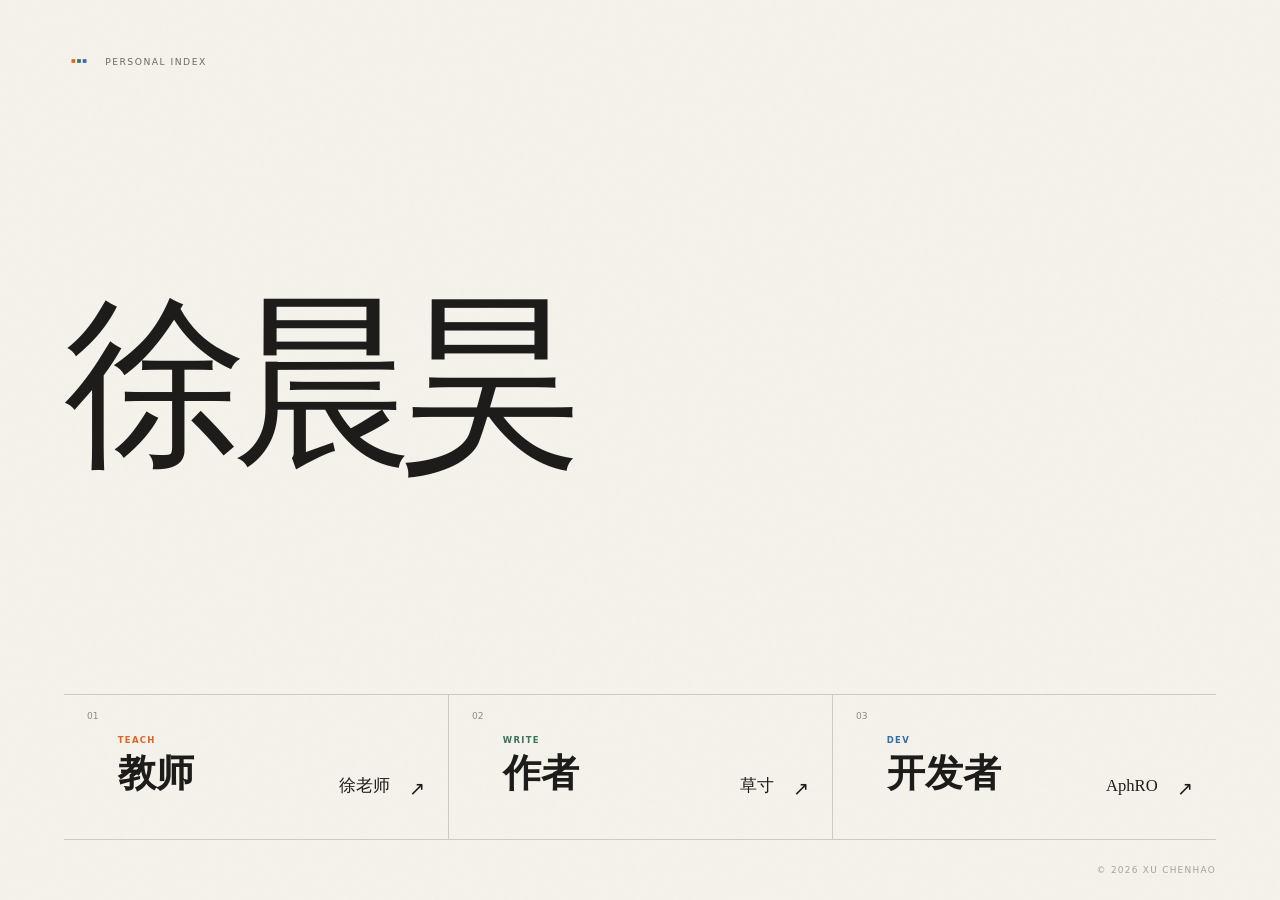
<file: index.html>
<!doctype html>
<html lang="zh-Hans">
  <head>
    <meta charset="UTF-8" />
    <meta name="viewport" content="width=device-width, initial-scale=1.0" />
    <meta name="description" content="徐晨昊的个人索引：老师、作者与开发者。" />
    <meta name="theme-color" content="#f5f2eb" />
    <link rel="icon" type="image/svg+xml" href="/assets/icons/favicon-index-v2.svg" />
    <title>徐晨昊｜个人索引</title>
    <link rel="stylesheet" href="/portal.css" />
  </head>
  <body>
    <main class="identity-index">
      <header class="index-meta"><span class="index-brand"><img class="index-mark" src="/assets/icons/favicon-index-v2.svg" alt="" aria-hidden="true" /><span>PERSONAL INDEX</span></span></header>

      <section class="nameplate" aria-labelledby="owner-name">
        <h1 id="owner-name">徐晨昊</h1>
      </section>

      <nav class="identity-nav" aria-label="选择身份站点">
        <a class="identity-link teach" href="/teach">
          <span class="identity-number">01</span>
          <span class="identity-main"><small>TEACH</small><strong>教师</strong></span>
          <span class="identity-signature">徐老师</span>
          <span class="identity-arrow" aria-hidden="true">↗</span>
        </a>
        <a class="identity-link write" href="/write">
          <span class="identity-number">02</span>
          <span class="identity-main"><small>WRITE</small><strong>作者</strong></span>
          <span class="identity-signature">草寸</span>
          <span class="identity-arrow" aria-hidden="true">↗</span>
        </a>
        <a class="identity-link dev" href="/dev">
          <span class="identity-number">03</span>
          <span class="identity-main"><small>DEV</small><strong>开发者</strong></span>
          <span class="identity-signature">AphRO</span>
          <span class="identity-arrow" aria-hidden="true">↗</span>
        </a>
      </nav>
      <footer class="index-footer"><span class="index-copyright">©&nbsp;<span data-year></span>&nbsp;XU CHENHAO</span></footer>
    </main>
    <script>document.querySelector("[data-year]").textContent = new Date().getFullYear();</script>
  </body>
</html>
</file>
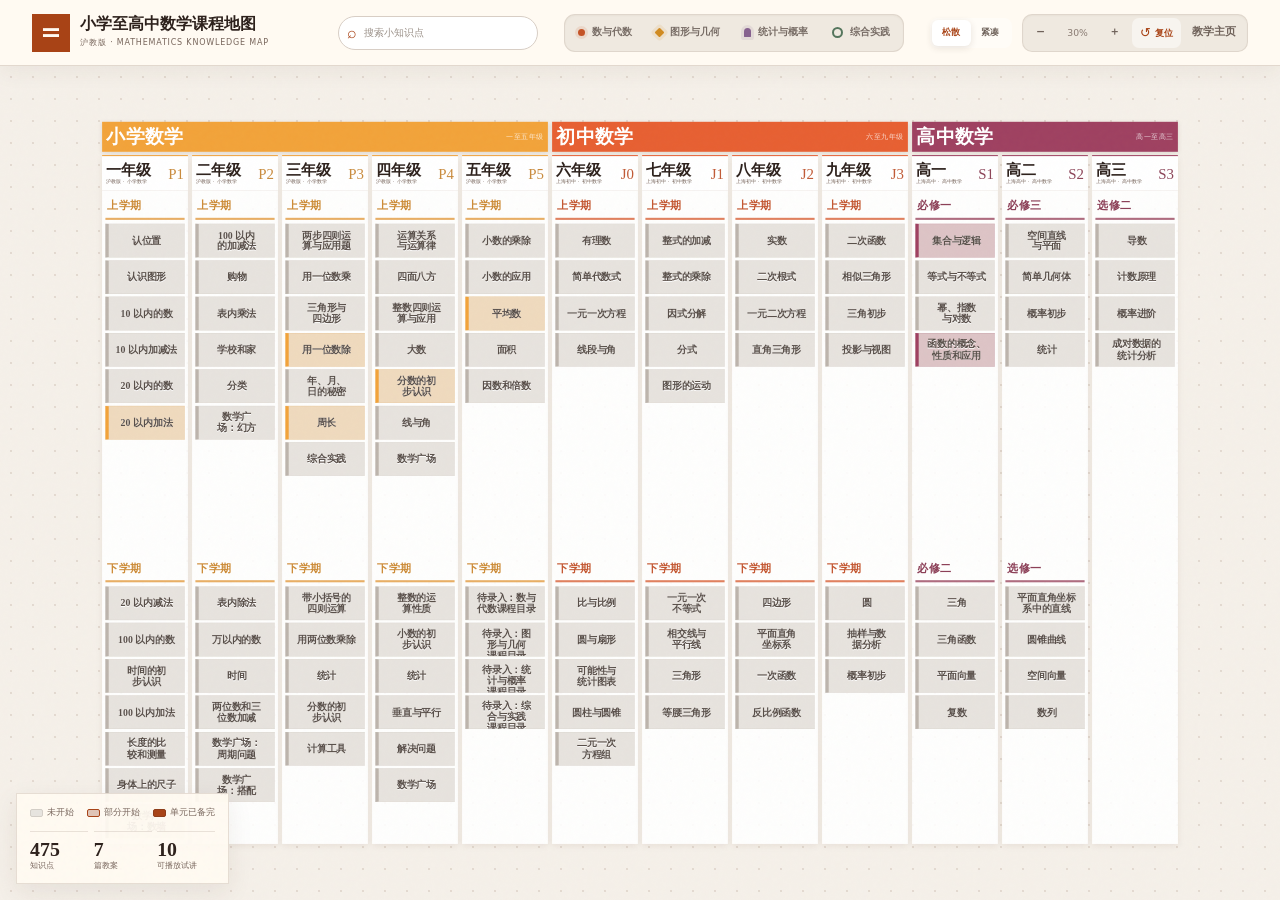
<file: curriculum/index.html>
<!doctype html>
<html lang="zh-Hans">
  <head>
    <meta charset="UTF-8" />
    <meta name="viewport" content="width=device-width, initial-scale=1.0" />
    <meta name="description" content="从小学到高中的沪教版数学课程认知地图，按知识领域串联课程并记录备课、试讲与教案版本。" />
    <meta name="theme-color" content="#a84316" />
    <link rel="icon" type="image/svg+xml" href="/assets/icons/favicon-teach.svg" />
    <title>数学课程地图｜数学备课实验室</title>
    <link rel="stylesheet" href="/assets/vendor/katex-0.16.28/katex.min.css" />
    <link rel="stylesheet" href="/styles.css?v=lesson-reader-23" />
    <link rel="stylesheet" href="/curriculum.css?v=lesson-reader-23" />
    <script src="/assets/vendor/katex-0.16.28/katex.min.js" defer></script>
    <script src="/curriculum-data.js?v=lesson-reader-23" defer></script>
    <script src="/lesson-content.js?v=lesson-reader-23" defer></script>
    <script src="/course-overview.js?v=lesson-reader-23" defer></script>
    <script src="/curriculum.js?v=lesson-reader-23" defer></script>
  </head>
  <body class="curriculum-page">
    <a class="skip-link" href="#roadmap">跳到课程地图</a>
    <header class="map-header" data-header>
      <a class="map-brand" href="/teach" aria-label="返回数学教师作品集">
        <span class="brand-equals" aria-hidden="true">=</span>
        <span><strong>小学至高中数学课程地图</strong><small>沪教版 · MATHEMATICS KNOWLEDGE MAP</small></span>
      </a>
      <label class="map-search">
        <span aria-hidden="true">⌕</span>
        <input type="search" autocomplete="off" placeholder="搜索小知识点" aria-label="搜索小知识点" data-topic-search />
        <output data-search-count aria-live="polite"></output>
      </label>
      <div class="header-filters domain-filters" role="group" aria-label="按数学领域筛选" data-filters></div>
      <div class="map-primary-controls">
        <div class="map-layout-control" data-layout-control></div>
        <div class="map-actions" aria-label="地图视图控制">
          <button type="button" data-zoom-out aria-label="缩小地图">−</button>
          <span data-zoom-label aria-live="polite">30%</span>
          <button type="button" data-zoom-in aria-label="放大地图">＋</button>
          <button class="reset-view" type="button" data-reset-view>复位</button>
          <a href="/teach">教学主页</a>
        </div>
      </div>
    </header>

    <main class="map-workspace" id="roadmap">
      <div class="map-viewport" data-map-viewport aria-label="可缩放和平移的数学课程地图">
        <div class="map-canvas" data-map-canvas>
          <div class="stage-bands" data-stage-bands></div>
          <div class="grade-grid" data-grade-grid></div>
        </div>
      </div>
      <div class="map-hud">
        <div class="map-legend" aria-label="地图图例">
          <span><i class="status-swatch pending"></i>未开始</span><span><i class="status-swatch partial"></i>部分开始</span><span><i class="status-swatch complete"></i>单元已备完</span>
        </div>
        <div class="map-progress" data-stats aria-live="polite"></div>
      </div>
    </main>

    <dialog class="lesson-dialog" data-lesson-dialog>
      <button class="dialog-close" type="button" data-close-dialog aria-label="关闭"><svg aria-hidden="true" viewBox="0 0 24 24"><path d="M6 6l12 12M18 6L6 18" /></svg></button>
      <div data-dialog-content></div>
    </dialog>

  </body>
</html>
</file>
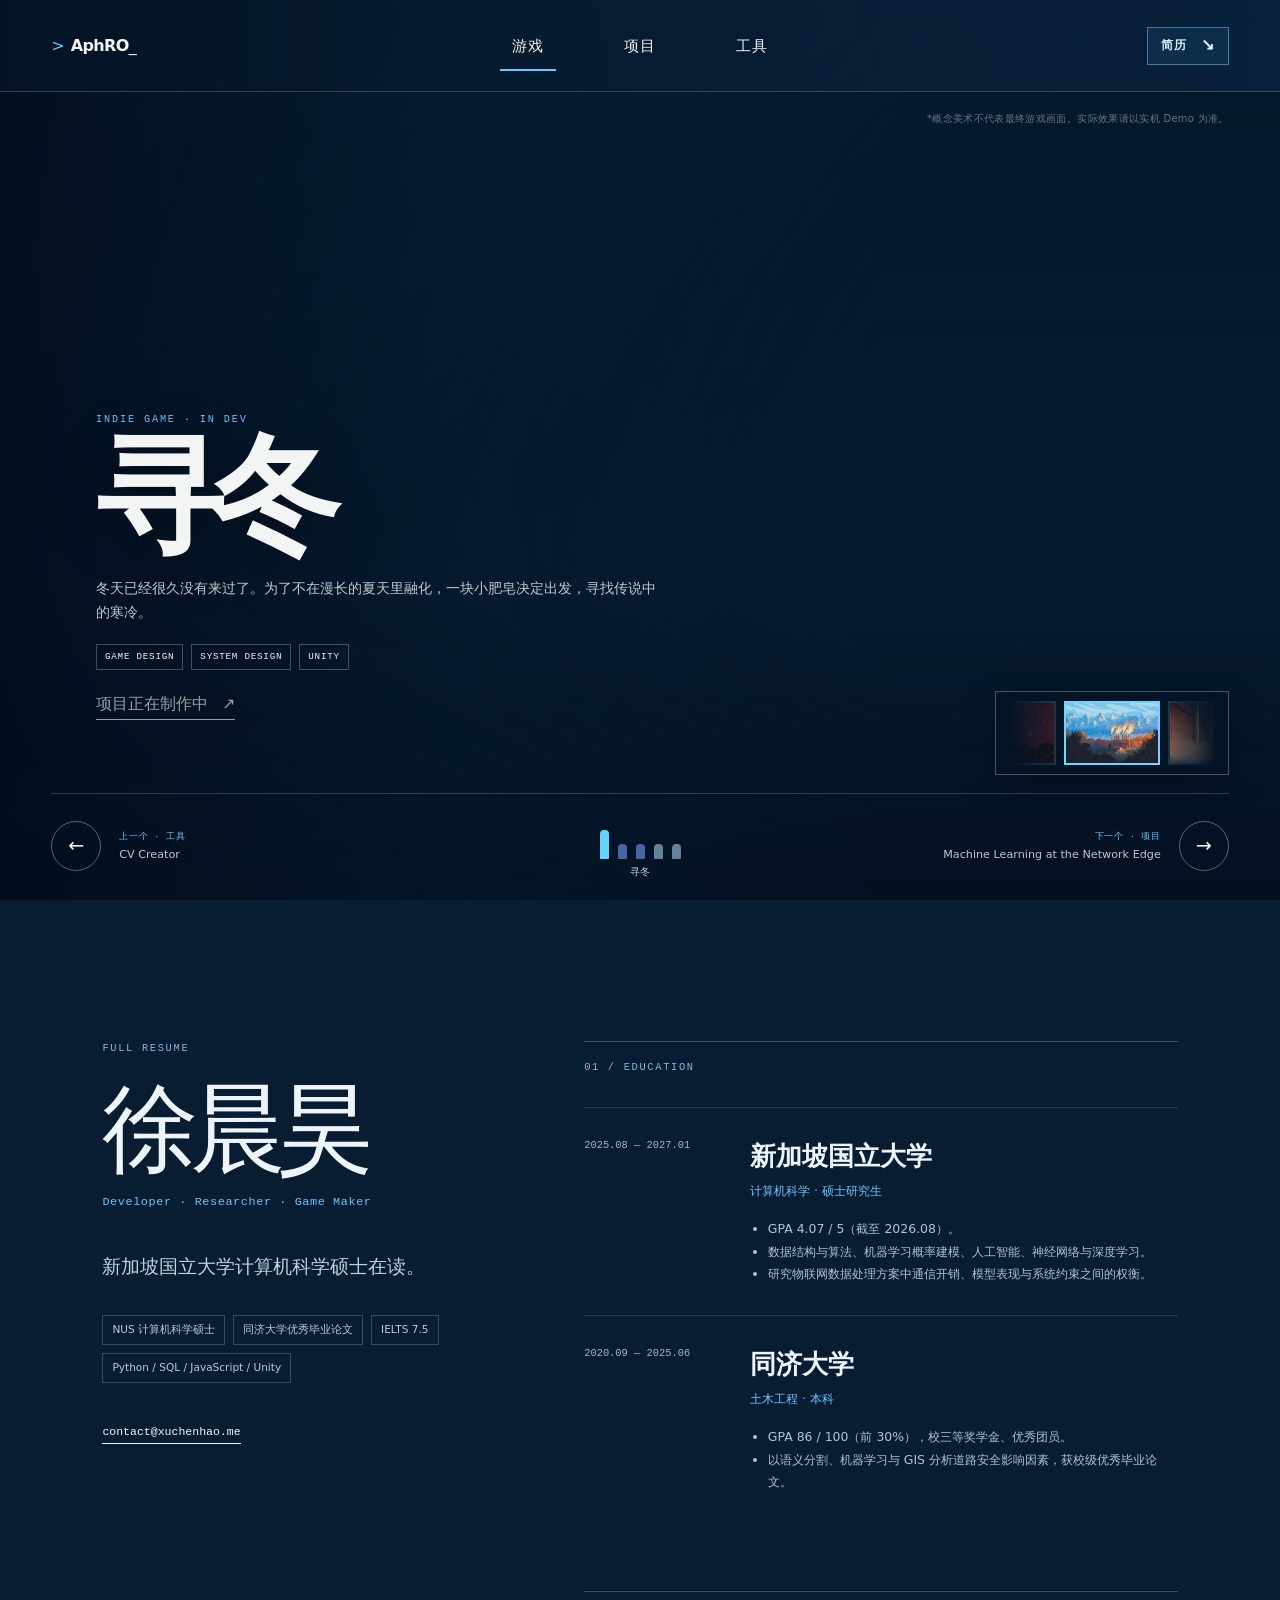
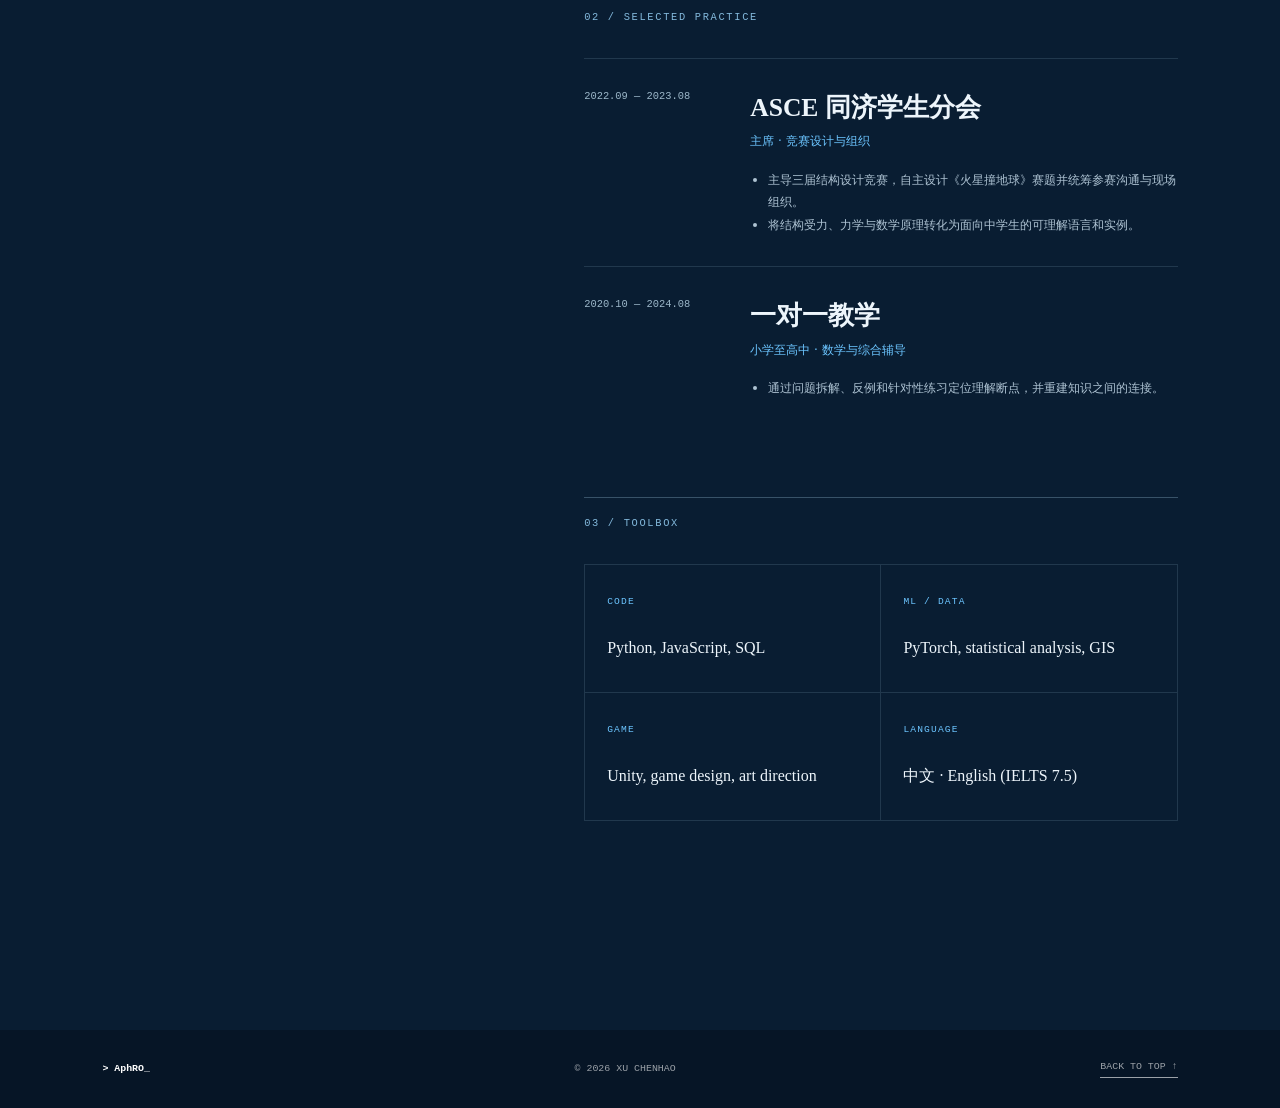
<file: dev/index.html>
<!doctype html>
<html lang="zh-Hans" class="showcase-loading">
  <head>
    <meta charset="UTF-8" />
    <meta name="viewport" content="width=device-width, initial-scale=1.0" />
    <meta name="description" content="徐晨昊的软件、数据与机器学习项目。" />
    <meta name="theme-color" content="#1559a6" />
    <script>
      if ("scrollRestoration" in history) history.scrollRestoration = "manual";
      window.addEventListener("pageshow", (event) => {
        if (!event.persisted && !location.hash) window.scrollTo({ top: 0, left: 0, behavior: "instant" });
      });
    </script>
    <link rel="icon" type="image/svg+xml" href="/assets/icons/favicon-dev.svg" />
    <title>AphRO｜Developer</title>
    <link rel="preload" as="image" href="/content/dev/pic/optimized/desktop/soap_cover.webp" media="(min-width: 621px)" fetchpriority="high" />
    <link rel="preload" as="image" href="/content/dev/pic/optimized/mobile/soap_cover.webp" media="(max-width: 620px)" fetchpriority="high" />
    <link rel="stylesheet" href="/dev-showcase.css?v=resume-mail-6" />
    <script type="module" src="/resume.js?v=panel-motion-5"></script>
  </head>
  <body>
    <div class="showcase-site" data-showcase-site>
      <header class="showcase-header" id="top">
        <a class="showcase-brand" href="/dev" aria-label="AphRO 开发作品集首页">
          <span aria-hidden="true">&gt;</span><strong>AphRO</strong><i aria-hidden="true">_</i>
        </a>

        <nav class="category-nav" aria-label="作品分类">
          <div class="category-menu" data-category-menu="games">
            <button type="button" data-category="games" aria-haspopup="true" aria-expanded="false">游戏</button>
            <div class="category-popover" role="menu" aria-label="游戏项目">
              <p>GAMES <span>01</span></p>
              <button type="button" role="menuitem" data-project-id="winter"><i>01</i><span><strong>寻冬</strong><small>类银河城独立游戏 · 制作中</small></span></button>
            </div>
          </div>
          <div class="category-menu" data-category-menu="papers">
            <button type="button" data-category="papers" aria-haspopup="true" aria-expanded="false">项目</button>
            <div class="category-popover" role="menu" aria-label="研究项目列表">
              <p>PROJECTS <span>02</span></p>
              <button type="button" role="menuitem" data-project-id="iot"><i>01</i><span><strong>Machine Learning at the Network Edge</strong><small>NUS · 网络边缘机器学习</small></span></button>
              <button type="button" role="menuitem" data-project-id="roads"><i>02</i><span><strong>基于城市街景图的道路设施环境安全评价</strong><small>TONGJI · 计算机视觉与机器学习的应用</small></span></button>
            </div>
          </div>
          <div class="category-menu" data-category-menu="projects">
            <button type="button" data-category="projects" aria-haspopup="true" aria-expanded="false">工具</button>
            <div class="category-popover" role="menu" aria-label="工具列表">
              <p>TOOLS <span>02</span></p>
              <button type="button" role="menuitem" data-project-id="reader"><i>01</i><span><strong>GPT Reader</strong><small>AI 阅读工具</small></span></button>
              <button type="button" role="menuitem" data-project-id="cv"><i>02</i><span><strong>CV Creator</strong><small>结构化简历工具</small></span></button>
            </div>
          </div>
        </nav>
        <a class="resume-nav-link" href="#resume" aria-label="前往简历">简历 <span aria-hidden="true">↘</span></a>
      </header>

      <main>
        <section class="showcase-hero" data-showcase-hero aria-labelledby="project-title">
          <img class="hero-backdrop is-visible" data-hero-backdrop alt="" decoding="async" fetchpriority="high" draggable="false" />
          <img class="hero-backdrop" data-hero-next alt="" decoding="async" draggable="false" />
          <div class="hero-vignette" aria-hidden="true"></div>
          <p class="concept-disclaimer" data-concept-disclaimer>*概念美术不代表最终游戏画面。实际效果请以实机 Demo 为准。</p>

          <div class="project-copy" aria-live="polite">
            <p class="project-eyebrow" data-project-eyebrow>FLAGSHIP METROIDVANIA · IN DEVELOPMENT</p>
            <h1 id="project-title" data-project-title>寻冬</h1>
            <p class="project-english" data-project-english hidden></p>
            <p class="project-summary" data-project-summary>一块住在温暖浴室里的小肥皂，从来没有见过冬天。为了寻找传说中的雪，它钻进墙缝后的机械王国，开始一场小小的童话冒险。</p>
            <div class="project-meta" data-project-meta><span>METROIDVANIA</span><span>GAME DESIGN</span><span>UNITY</span></div>
            <a class="project-link" data-project-link href="#" aria-disabled="true">项目正在制作中 <span aria-hidden="true">↗</span></a>
          </div>

          <aside class="winter-preview" data-winter-preview aria-label="寻冬预览图" hidden>
            <div class="winter-preview-window"><div class="winter-preview-track" data-winter-preview-track></div></div>
          </aside>

          <div class="showcase-controls" aria-label="切换作品">
            <button class="showcase-arrow previous" type="button" data-project-previous aria-label="上一个作品"><span class="arrow-icon" aria-hidden="true">←</span><span class="arrow-copy"><b data-previous-context>上一个 · 工具</b><small data-previous-label>CV Creator</small></span></button>
            <div class="project-rail" aria-label="快速选择作品"><div class="project-rail-bars" data-project-rail></div><div class="project-rail-title" data-rail-title>寻冬</div></div>
            <button class="showcase-arrow next" type="button" data-project-next aria-label="下一个作品"><span class="arrow-copy"><b data-next-context>下一个 · 项目</b><small data-next-label>Machine Learning at the Network Edge</small></span><span class="arrow-icon" aria-hidden="true">→</span></button>
          </div>

        </section>

        <section class="developer-resume" id="resume" data-resume="dev" data-resume-src="/content/resumes/dev.json" aria-labelledby="resume-title">
          <div class="resume-intro" data-resume-intro><p class="resume-kicker">FULL RESUME</p><h2 id="resume-title">徐晨昊</h2><p class="resume-role">Developer · Researcher · Game Maker</p><p class="resume-lead">新加坡国立大学计算机科学硕士在读。</p><div class="resume-facts"><span>NUS 计算机科学硕士</span><span>同济大学优秀毕业论文</span><span>IELTS 7.5</span><span>Python / SQL / JavaScript / Unity</span></div><div class="resume-mail"><a href="mailto:contact@xuchenhao.me" rel="noopener noreferrer">contact@xuchenhao.me</a></div></div>
          <div class="resume-content" data-resume-content><section class="resume-group"><p class="resume-label">01 / EDUCATION</p><article class="resume-entry"><time>2025.08 — 2027.01</time><div><h3>新加坡国立大学</h3><p>计算机科学 · 硕士研究生</p><ul><li>GPA 4.07 / 5（截至 2026.08）。</li><li>数据结构与算法、机器学习概率建模、人工智能、神经网络与深度学习。</li><li>研究物联网数据处理方案中通信开销、模型表现与系统约束之间的权衡。</li></ul></div></article><article class="resume-entry"><time>2020.09 — 2025.06</time><div><h3>同济大学</h3><p>土木工程 · 本科</p><ul><li>GPA 86 / 100（前 30%），校三等奖学金、优秀团员。</li><li>以语义分割、机器学习与 GIS 分析道路安全影响因素，获校级优秀毕业论文。</li></ul></div></article></section><section class="resume-group"><p class="resume-label">02 / SELECTED PRACTICE</p><article class="resume-entry"><time>2022.09 — 2023.08</time><div><h3>ASCE 同济学生分会</h3><p>主席 · 竞赛设计与组织</p><ul><li>主导三届结构设计竞赛，自主设计《火星撞地球》赛题并统筹参赛沟通与现场组织。</li><li>将结构受力、力学与数学原理转化为面向中学生的可理解语言和实例。</li></ul></div></article><article class="resume-entry"><time>2020.10 — 2024.08</time><div><h3>一对一教学</h3><p>小学至高中 · 数学与综合辅导</p><ul><li>通过问题拆解、反例和针对性练习定位理解断点，并重建知识之间的连接。</li></ul></div></article></section><section class="resume-group"><p class="resume-label">03 / TOOLBOX</p><div class="skill-grid"><article><span>CODE</span><p>Python, JavaScript, SQL</p></article><article><span>ML / DATA</span><p>PyTorch, statistical analysis, GIS</p></article><article><span>GAME</span><p>Unity, game design, art direction</p></article><article><span>LANGUAGE</span><p>中文 · English (IELTS 7.5)</p></article></div></section></div>
        </section>

      </main>

      <footer class="showcase-footer"><strong>&gt;&nbsp;AphRO<i aria-hidden="true">_</i></strong><span>© <span data-showcase-year></span> XU CHENHAO</span><a href="#top">BACK TO TOP ↑</a></footer>
    </div>

    <script src="/dev-showcase.js"></script>
  </body>
</html>
</file>
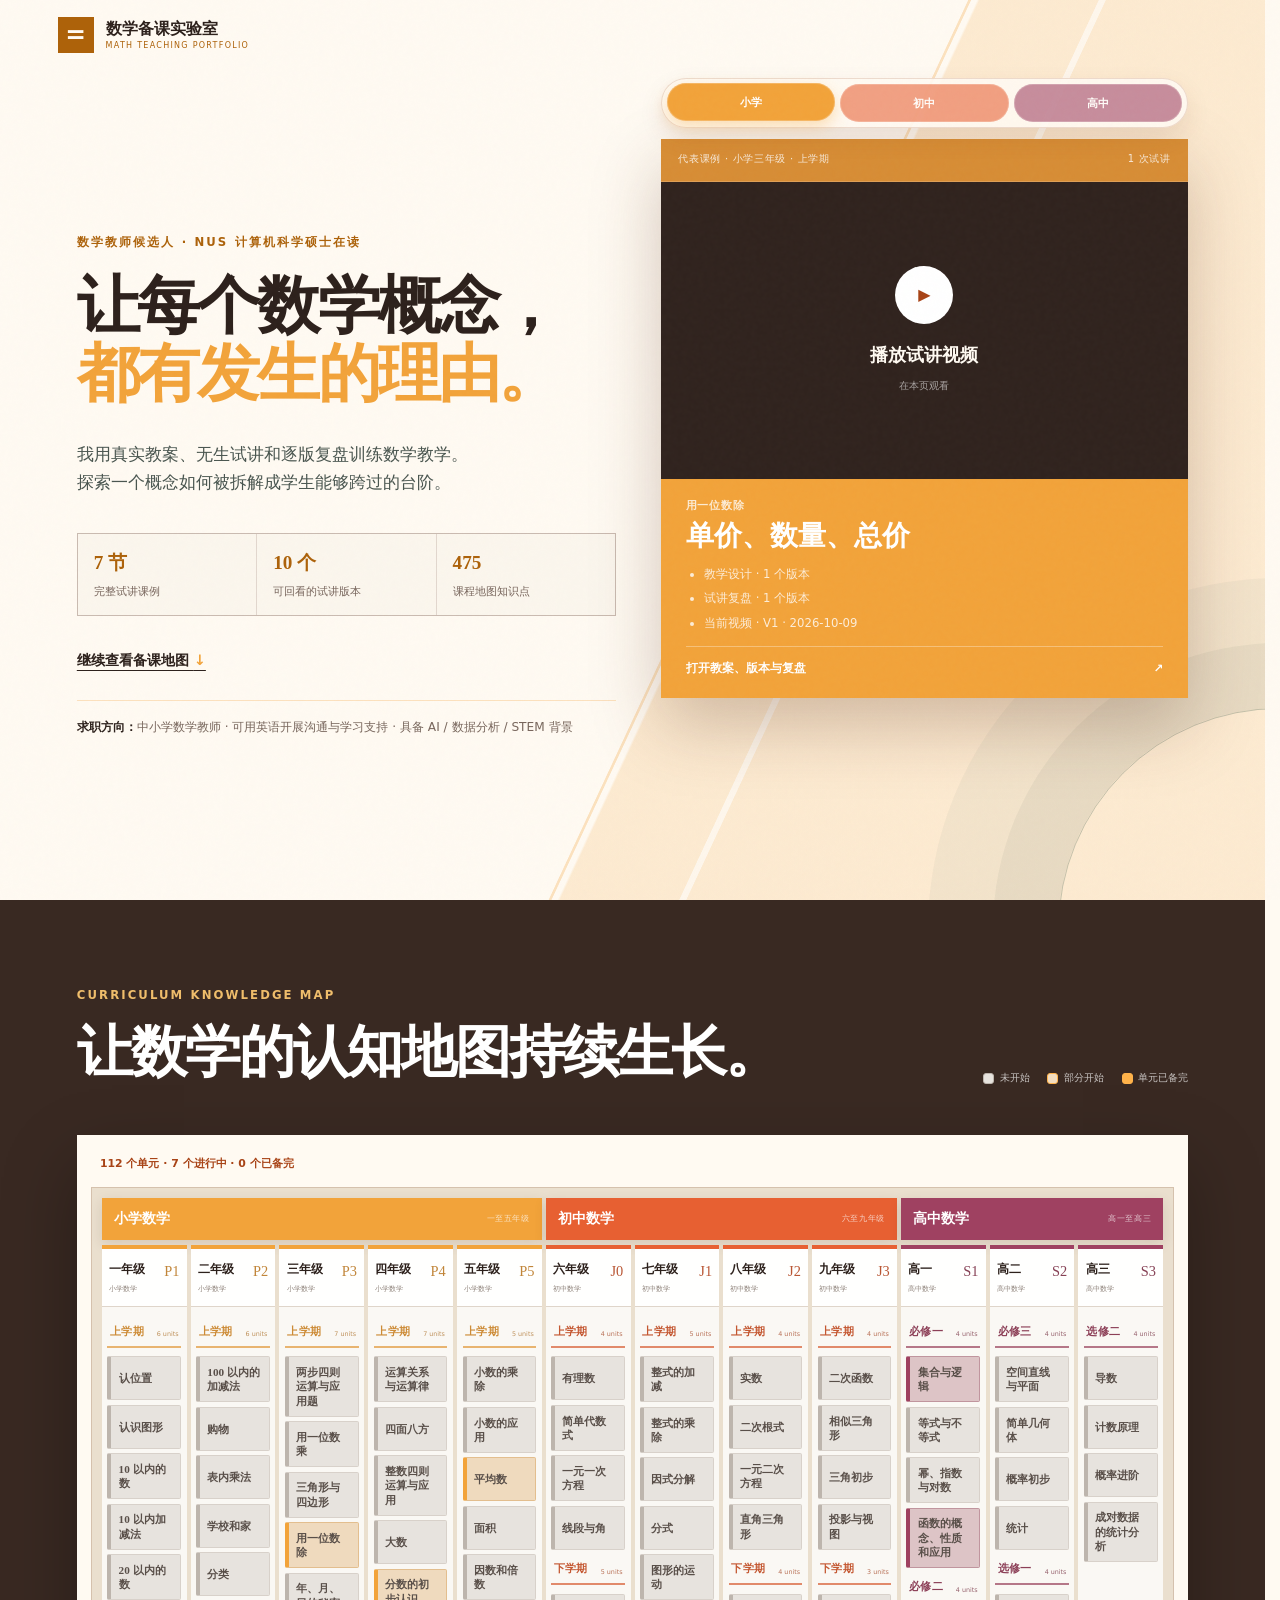
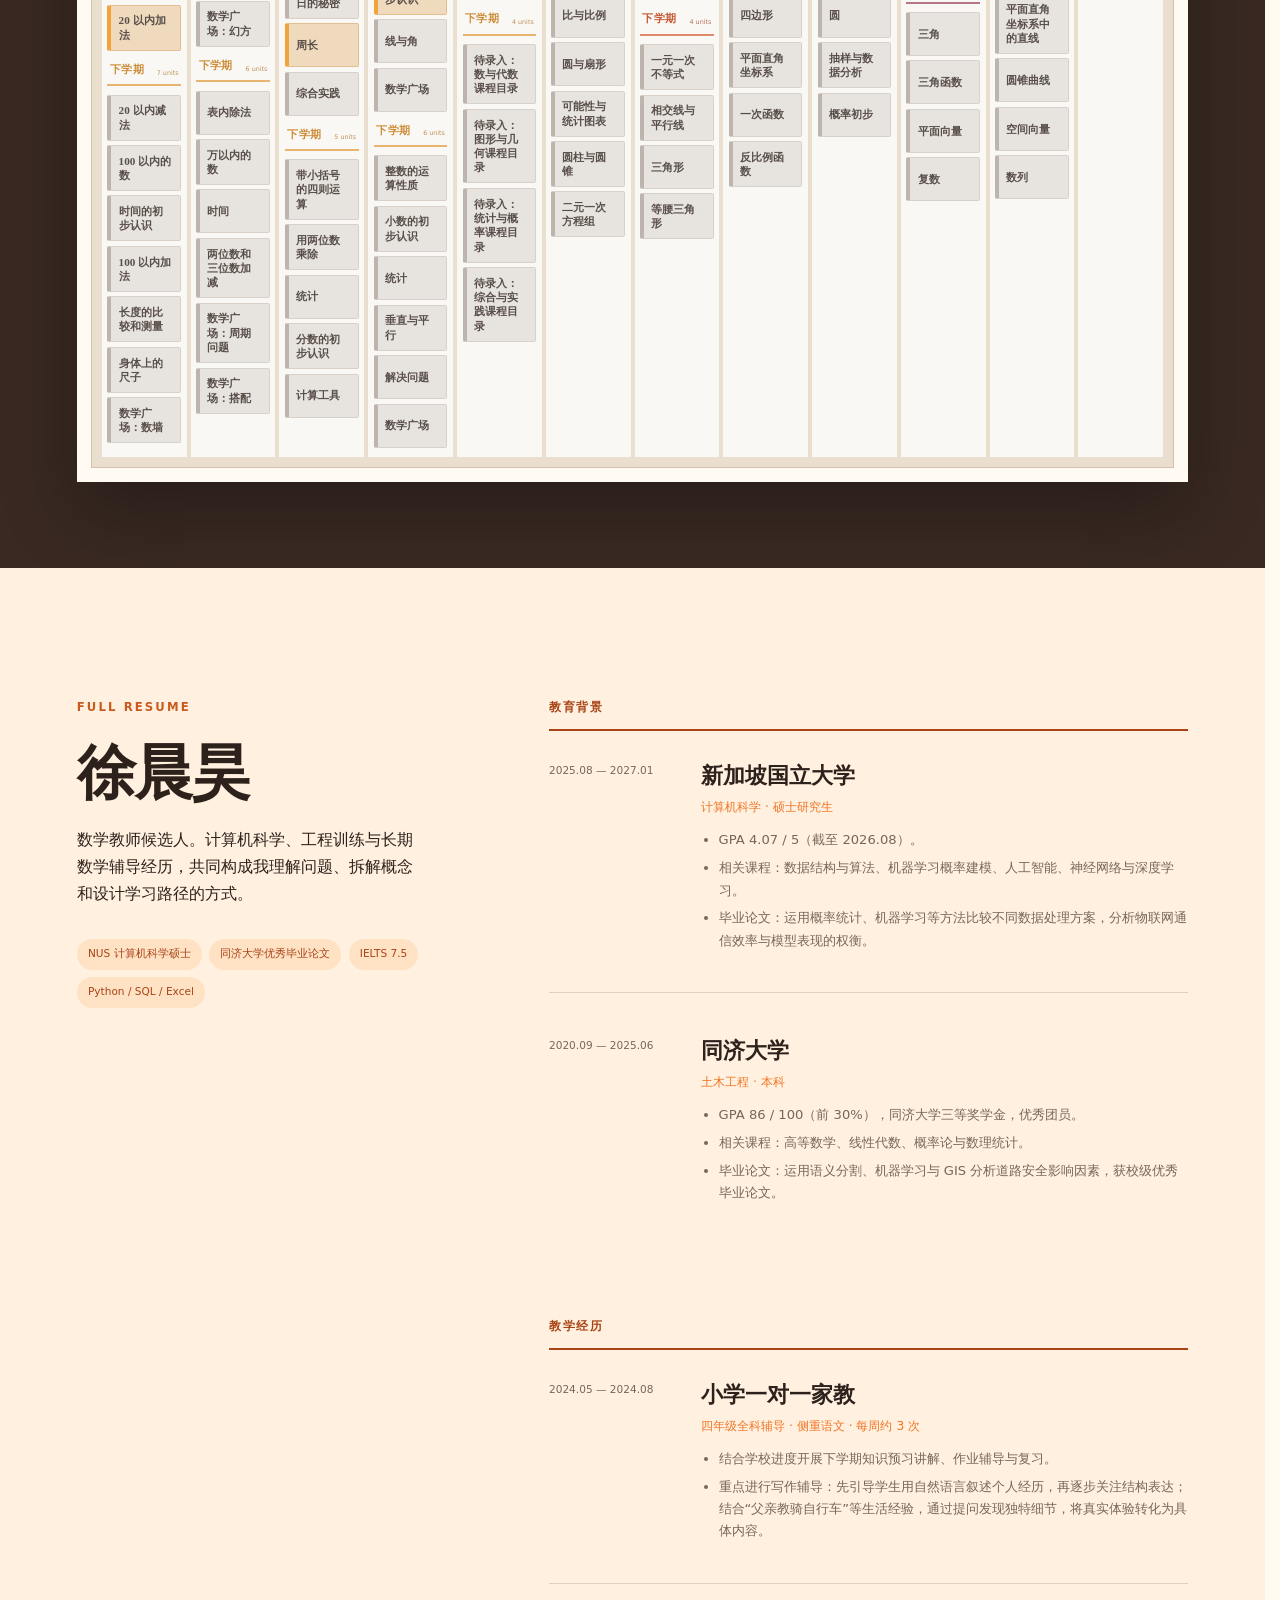
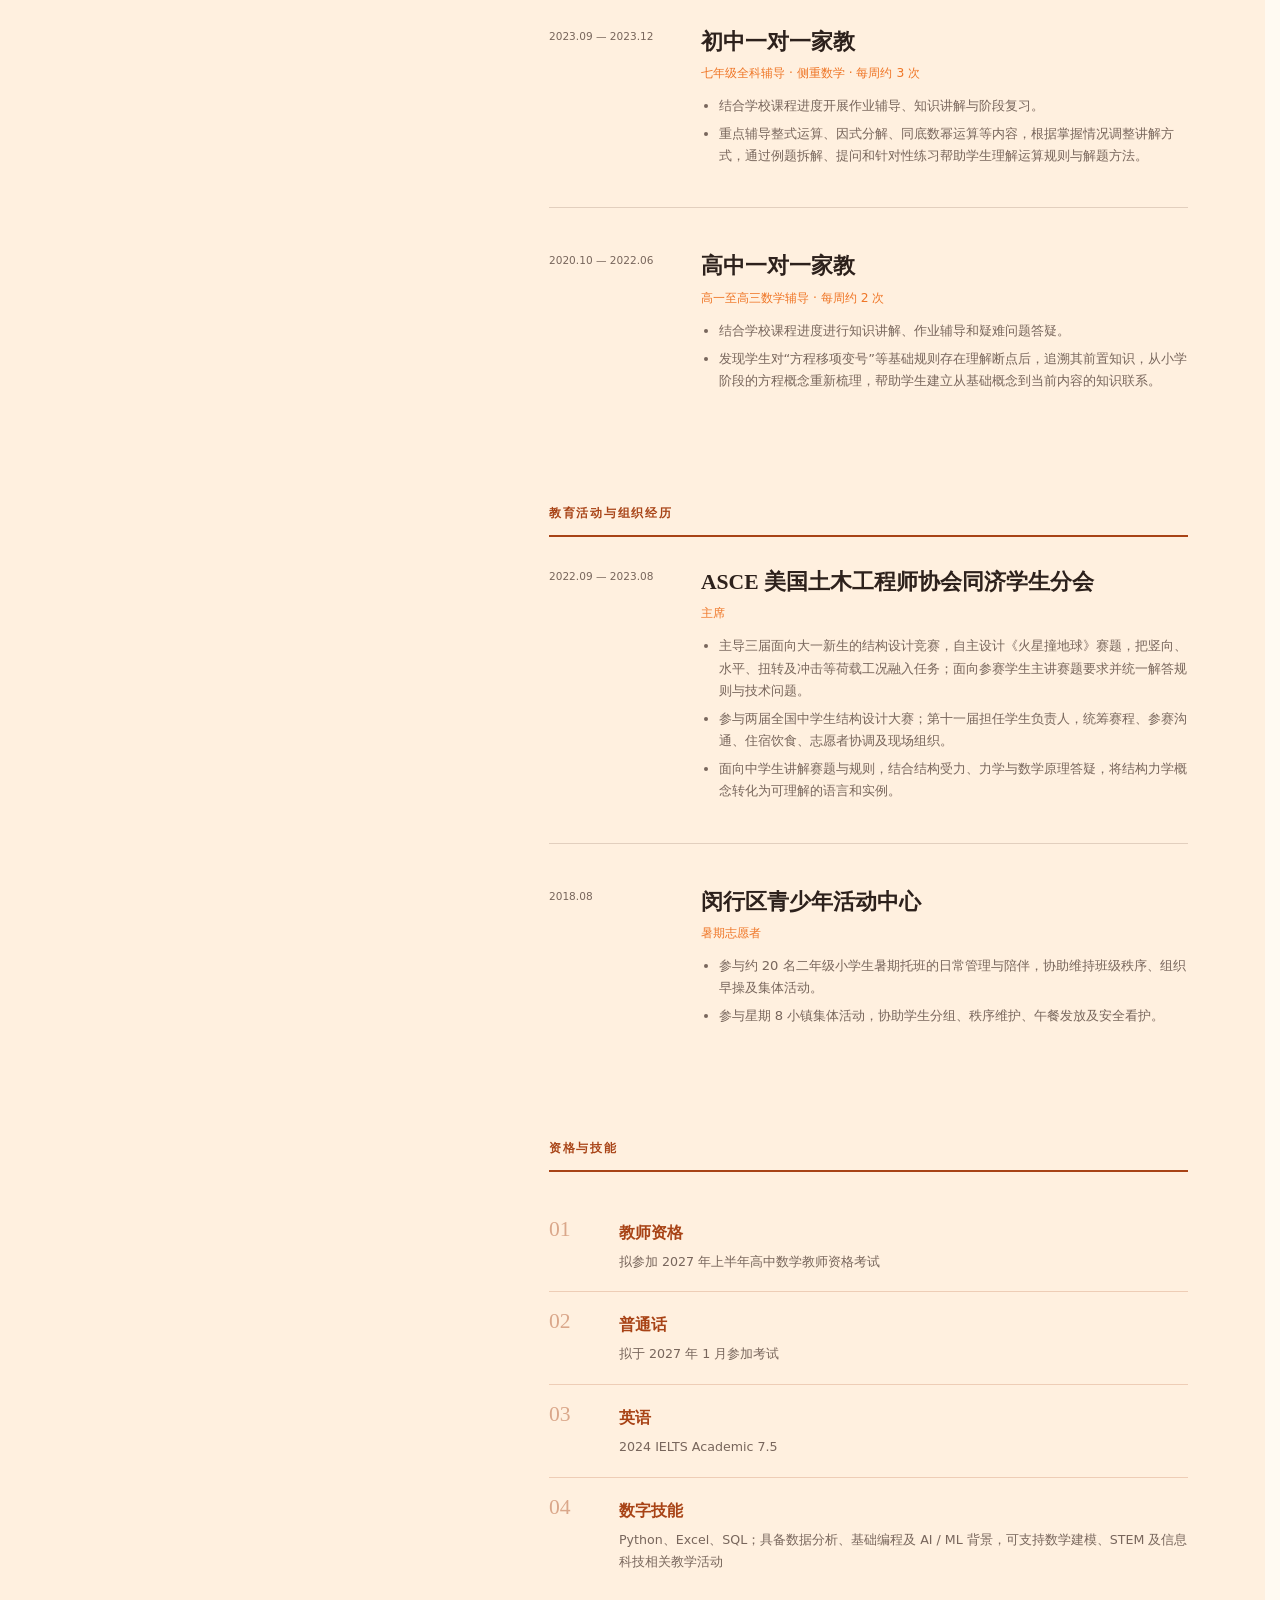
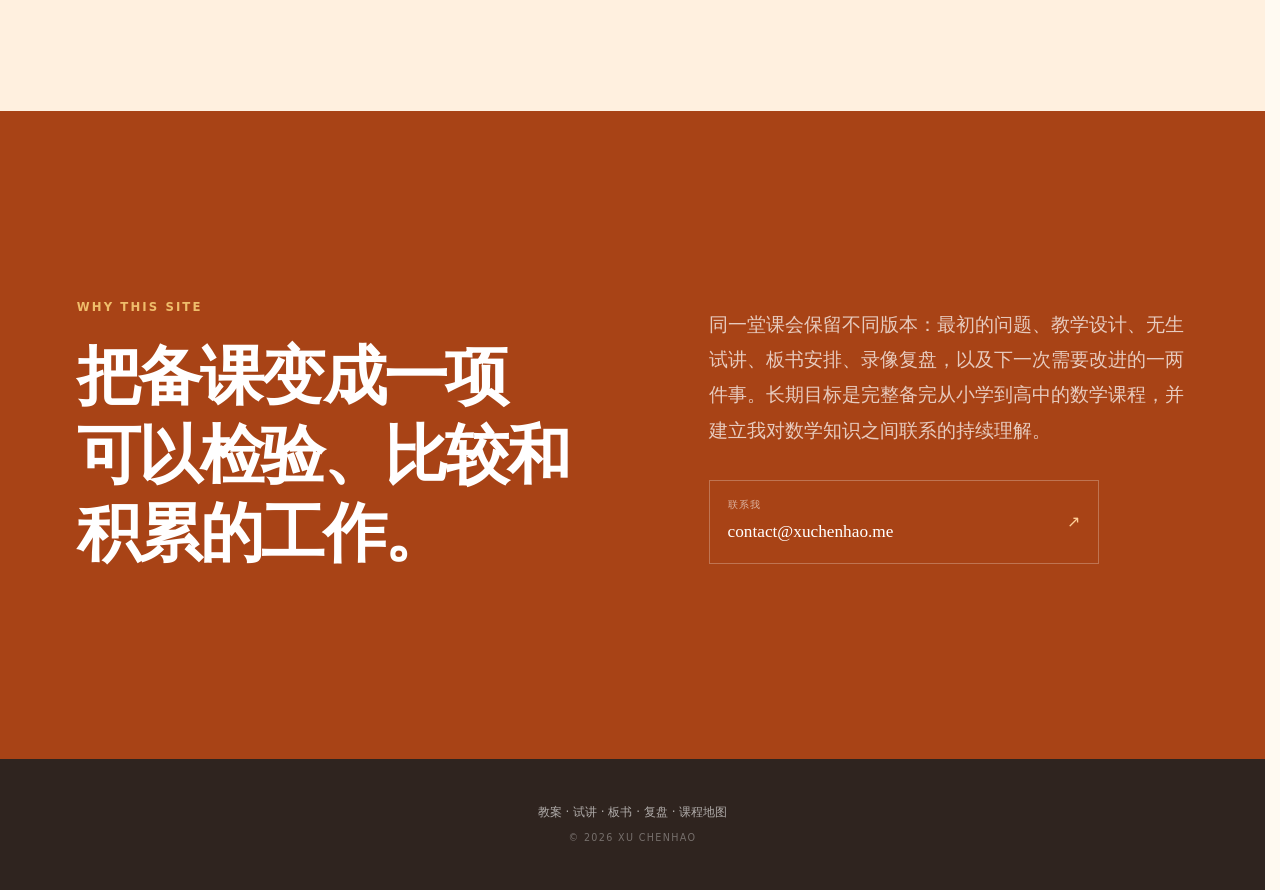
<file: teach/index.html>
<!doctype html>
<html class="portfolio-root" lang="zh-Hans">
  <head>
    <meta charset="UTF-8" />
    <meta name="viewport" content="width=device-width, initial-scale=1.0" />
    <meta name="description" content="数学备课实验室：真实备课、无生试讲、板书与复盘，以及从小学到高中的数学课程地图。" />
    <meta name="theme-color" content="#a84316" />
    <link rel="icon" type="image/svg+xml" href="/assets/icons/favicon-teach.svg" />
    <title>数学备课实验室｜教学作品集</title>
    <link rel="stylesheet" href="/assets/vendor/katex-0.16.28/katex.min.css" />
    <link rel="stylesheet" href="/styles.css?v=resume-inset-5" />
    <link rel="stylesheet" href="/curriculum.css?v=lesson-reader-23" />
    <script src="/assets/vendor/katex-0.16.28/katex.min.js" defer></script>
    <script src="/curriculum-data.js?v=lesson-reader-23" defer></script>
    <script src="/lesson-content.js?v=lesson-reader-23" defer></script>
    <script src="/course-overview.js?v=lesson-reader-23" defer></script>
    <script src="/script.js?v=lesson-reader-23" defer></script>
    <script type="module" src="/resume.js?v=panel-motion-5"></script>
    <noscript><style>#resume .reveal { opacity: 1; transform: none; }</style></noscript>
  </head>
  <body class="portfolio-home">
    <a class="skip-link" href="#main-content">跳到主要内容</a>

    <header class="site-header" data-header>
      <a class="brand" href="#top" aria-label="返回首页">
        <span class="brand-equals" aria-hidden="true">=</span>
        <span><strong>数学备课实验室</strong><small>MATH TEACHING PORTFOLIO</small></span>
      </a>
    </header>

    <main id="main-content">
      <section class="hero home-hero" id="top">
        <div class="hero-copy reveal">
          <p class="eyebrow">数学教师候选人 · NUS 计算机科学硕士在读</p>
          <h1><span>让每个数学概念，</span><em>都有发生的理由。</em></h1>
          <p class="hero-intro">我用真实教案、无生试讲和逐版复盘训练数学教学。<br>探索一个概念如何被拆解成学生能够跨过的台阶。</p>
          <div class="hero-proof" aria-label="作品集概览"><div><strong data-hero-lessons>—</strong><span>完整试讲课例</span></div><div><strong data-hero-trials>—</strong><span>可回看的试讲版本</span></div><div><strong data-hero-topics>—</strong><span>课程地图知识点</span></div></div>
          <div class="hero-actions">
            <a class="text-link hero-map-link" href="#map">继续查看备课地图 <span aria-hidden="true">↓</span></a>
            <a class="text-link hero-featured-link" href="#featured-lessons">继续查看代表课例 <span aria-hidden="true">↓</span></a>
          </div>
          <p class="candidate-line"><strong>求职方向：</strong>中小学数学教师 · 可用英语开展沟通与学习支持 · 具备 AI / 数据分析 / STEM 背景</p>
        </div>

        <div class="featured-area reveal" id="featured-lessons">
          <div class="featured-stage-tabs" role="tablist" aria-label="按学段选择代表课例">
            <button type="button" role="tab" data-featured-stage="primary" aria-selected="true">小学</button>
            <button type="button" role="tab" data-featured-stage="junior" aria-selected="false">初中</button>
            <button type="button" role="tab" data-featured-stage="senior" aria-selected="false">高中</button>
          </div>
          <article class="featured-lesson" data-featured-panel="primary" role="tabpanel" aria-label="小学代表课例"><p>正在读取代表课例……</p></article>
          <article class="featured-lesson featured-empty junior is-inactive" data-featured-panel="junior" role="tabpanel" aria-hidden="true" inert>
            <div><span>JUNIOR MATH</span><strong>初</strong></div><p>初中代表课例尚未公开</p><small>以后再来看看吧。</small>
          </article>
          <article class="featured-lesson featured-empty senior is-inactive" data-featured-panel="senior" role="tabpanel" aria-hidden="true" inert>
            <div><span>SENIOR MATH</span><strong>高</strong></div><p>高中代表课例尚未公开</p><small>以后再来看看吧。</small>
          </article>
          <div class="featured-next-mobile"><a class="text-link" href="#map">继续查看备课地图 <span aria-hidden="true">↓</span></a></div>
        </div>
      </section>

      <section class="curriculum-preview section" id="map">
        <div class="preview-copy reveal"><p class="eyebrow light">CURRICULUM KNOWLEDGE MAP</p><h2>让数学的认知地图持续生长。</h2><div class="preview-legend" aria-label="单元备课状态图例"><span><i class="pending"></i>未开始</span><span><i class="partial"></i>部分开始</span><span><i class="complete"></i>单元已备完</span></div><a class="text-link mobile-resume-link" href="#resume">继续查看个人简历 <span aria-hidden="true">↓</span></a></div>
        <div class="mini-map-shell reveal"><div class="mini-map-head"><p class="mobile-map-hint"><span aria-hidden="true">↔</span> 左右拖动查看更多</p><strong data-mini-progress>正在读取课程结构…</strong></div><div class="mini-map" data-mini-map aria-label="可互动的数学单元地图缩略图"></div></div>
      </section>

      <section class="experience section resume-section" id="resume" data-resume="teach" data-resume-src="/content/resumes/teach.json" aria-labelledby="resume-title">
        <div class="experience-heading reveal" data-resume-intro><p class="eyebrow">FULL RESUME</p><h2 id="resume-title">徐晨昊</h2><p>数学教师候选人。计算机科学、工程训练与长期数学辅导经历，共同构成我理解问题、拆解概念和设计学习路径的方式。</p><div class="qualification-list"><span>NUS 计算机科学硕士</span><span>同济大学优秀毕业论文</span><span>IELTS 7.5</span><span>Python / SQL / Excel</span></div></div>
        <div class="profile-stack reveal" data-resume-content><section class="profile-group"><p class="profile-kicker">教育背景</p><article class="profile-entry"><time>2025.08 — 2027.01</time><h3>新加坡国立大学</h3><p>计算机科学 · 硕士研究生</p><ul><li>GPA 4.07 / 5（截至 2026.08）。</li><li>相关课程：数据结构与算法、机器学习概率建模、人工智能、神经网络与深度学习。</li><li>毕业论文：运用概率统计、机器学习等方法比较不同数据处理方案，分析物联网通信效率与模型表现的权衡。</li></ul></article><article class="profile-entry"><time>2020.09 — 2025.06</time><h3>同济大学</h3><p>土木工程 · 本科</p><ul><li>GPA 86 / 100（前 30%），同济大学三等奖学金，优秀团员。</li><li>相关课程：高等数学、线性代数、概率论与数理统计。</li><li>毕业论文：运用语义分割、机器学习与 GIS 分析道路安全影响因素，获校级优秀毕业论文。</li></ul></article></section><section class="profile-group"><p class="profile-kicker">教学经历</p><article class="profile-entry"><time>2024.05 — 2024.08</time><h3>小学一对一家教</h3><p>四年级全科辅导 · 侧重语文 · 每周约 3 次</p><ul><li>结合学校进度开展下学期知识预习讲解、作业辅导与复习。</li><li>重点进行写作辅导：先引导学生用自然语言叙述个人经历，再逐步关注结构表达；结合“父亲教骑自行车”等生活经验，通过提问发现独特细节，将真实体验转化为具体内容。</li></ul></article><article class="profile-entry"><time>2023.09 — 2023.12</time><h3>初中一对一家教</h3><p>七年级全科辅导 · 侧重数学 · 每周约 3 次</p><ul><li>结合学校课程进度开展作业辅导、知识讲解与阶段复习。</li><li>重点辅导整式运算、因式分解、同底数幂运算等内容，根据掌握情况调整讲解方式，通过例题拆解、提问和针对性练习帮助学生理解运算规则与解题方法。</li></ul></article><article class="profile-entry"><time>2020.10 — 2022.06</time><h3>高中一对一家教</h3><p>高一至高三数学辅导 · 每周约 2 次</p><ul><li>结合学校课程进度进行知识讲解、作业辅导和疑难问题答疑。</li><li>发现学生对“方程移项变号”等基础规则存在理解断点后，追溯其前置知识，从小学阶段的方程概念重新梳理，帮助学生建立从基础概念到当前内容的知识联系。</li></ul></article></section><section class="profile-group"><p class="profile-kicker">教育活动与组织经历</p><article class="profile-entry"><time>2022.09 — 2023.08</time><h3>ASCE 美国土木工程师协会同济学生分会</h3><p>主席</p><ul><li>主导三届面向大一新生的结构设计竞赛，自主设计《火星撞地球》赛题，把竖向、水平、扭转及冲击等荷载工况融入任务；面向参赛学生主讲赛题要求并统一解答规则与技术问题。</li><li>参与两届全国中学生结构设计大赛；第十一届担任学生负责人，统筹赛程、参赛沟通、住宿饮食、志愿者协调及现场组织。</li><li>面向中学生讲解赛题与规则，结合结构受力、力学与数学原理答疑，将结构力学概念转化为可理解的语言和实例。</li></ul></article><article class="profile-entry"><time>2018.08</time><h3>闵行区青少年活动中心</h3><p>暑期志愿者</p><ul><li>参与约 20 名二年级小学生暑期托班的日常管理与陪伴，协助维持班级秩序、组织早操及集体活动。</li><li>参与星期 8 小镇集体活动，协助学生分组、秩序维护、午餐发放及安全看护。</li></ul></article></section><section class="profile-group"><p class="profile-kicker">资格与技能</p><div class="credential-list"><article><span>01</span><div><strong>教师资格</strong><p>拟参加 2027 年上半年高中数学教师资格考试</p></div></article><article><span>02</span><div><strong>普通话</strong><p>拟于 2027 年 1 月参加考试</p></div></article><article><span>03</span><div><strong>英语</strong><p>2024 IELTS Academic 7.5</p></div></article><article><span>04</span><div><strong>数字技能</strong><p>Python、Excel、SQL；具备数据分析、基础编程及 AI / ML 背景，可支持数学建模、STEM 及信息科技相关教学活动</p></div></article></div></section></div>
      </section>

      <section class="about-final section" id="about">
        <div class="about-statement reveal"><p class="eyebrow light">WHY THIS SITE</p><h2>把备课变成一项<br />可以检验、比较和积累的工作。</h2></div>
        <div class="about-details reveal"><p>同一堂课会保留不同版本：最初的问题、教学设计、无生试讲、板书安排、录像复盘，以及下一次需要改进的一两件事。长期目标是完整备完从小学到高中的数学课程，并建立我对数学知识之间联系的持续理解。</p><div class="about-links"><a class="contact-mail" href="mailto:contact@xuchenhao.me"><span>联系我</span><strong>contact@xuchenhao.me</strong><i aria-hidden="true">↗</i></a></div></div>
      </section>
    </main>

    <footer class="site-footer"><div class="footer-center"><p>教案 · 试讲 · 板书 · 复盘 · 课程地图</p><p class="site-copyright">© <span data-year></span> XU CHENHAO</p></div></footer>
    <dialog class="lesson-dialog" data-lesson-dialog><button class="dialog-close" type="button" data-close-dialog aria-label="关闭"><svg aria-hidden="true" viewBox="0 0 24 24"><path d="M6 6l12 12M18 6L6 18" /></svg></button><div data-dialog-content></div></dialog>
    <dialog class="map-explorer" data-map-explorer aria-label="完整数学课程地图">
      <button class="map-explorer-close" type="button" data-close-map aria-label="关闭完整课程地图"><span aria-hidden="true">×</span></button>
      <iframe data-map-frame title="完整数学课程地图" loading="eager"></iframe>
    </dialog>
  </body>
</html>
</file>
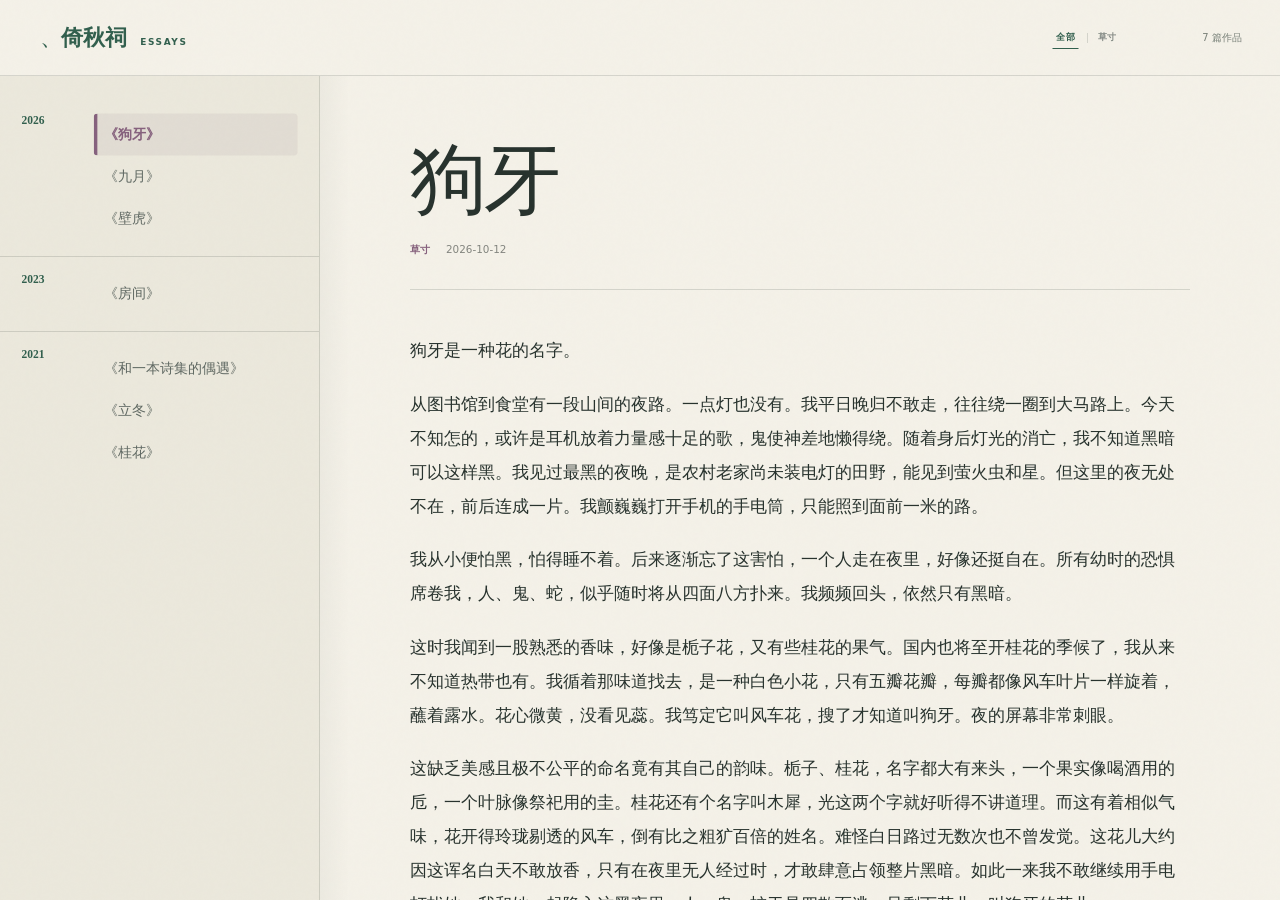
<file: write/index.html>
<!doctype html>
<html lang="zh-Hans">
  <head>
    <meta charset="UTF-8" />
    <meta name="viewport" content="width=device-width, initial-scale=1.0" />
    <meta name="description" content="倚秋祠作品阅读器；每篇作品保留各自的作者署名。" />
    <meta name="theme-color" content="#315f4d" />
    <link rel="icon" type="image/svg+xml" href="/assets/icons/favicon-write.svg" />
    <title>倚秋祠｜作品阅读器</title>
    <link rel="stylesheet" href="/write.css" />
    <script src="/write.js" defer></script>
  </head>
  <body class="reading-room-loading">
    <header class="reader-header"><a class="writer-mark" href="/write"><span class="writer-title"><span class="writer-punctuation" aria-hidden="true">、</span><strong>倚秋祠</strong></span><span class="writer-tagline">ESSAYS</span></a><div class="reader-actions"><div class="author-filter" data-author-filter role="group" aria-label="按笔名筛选作品"></div><span data-library-count></span></div></header>
    <main class="reader-layout">
      <aside class="library" aria-label="作品目录"><nav data-writing-list aria-label="按年份排列的文章"></nav></aside>
      <article class="reading-pane" data-reading-pane tabindex="-1">
        <div class="reading-inner">
          <header class="article-header"><h2 data-article-title></h2><div class="article-metadata"><span data-article-author></span><span data-article-date></span><span class="article-recognition" data-article-recognition></span></div></header>
          <div class="article-body" data-article-body></div>
          <footer class="article-end" aria-hidden="true"><i></i></footer>
          <p class="reader-copyright">© <span data-year></span> XU CHENHAO</p>
        </div>
      </article>
    </main>
    <script type="application/json" id="writing-data">{"items":[{"id":"2026-10-12-狗牙.md","title":"狗牙","author":"草寸","year":2026,"date":"2026-10-12","publication":"","awards":"","wordCount":825,"sortKey":20261012,"locked":false,"markdown":"狗牙是一种花的名字。\n\n从图书馆到食堂有一段山间的夜路。一点灯也没有。我平日晚归不敢走，往往绕一圈到大马路上。今天不知怎的，或许是耳机放着力量感十足的歌，鬼使神差地懒得绕。随着身后灯光的消亡，我不知道黑暗可以这样黑。我见过最黑的夜晚，是农村老家尚未装电灯的田野，能见到萤火虫和星。但这里的夜无处不在，前后连成一片。我颤巍巍打开手机的手电筒，只能照到面前一米的路。\n\n我从小便怕黑，怕得睡不着。后来逐渐忘了这害怕，一个人走在夜里，好像还挺自在。所有幼时的恐惧席卷我，人、鬼、蛇，似乎随时将从四面八方扑来。我频频回头，依然只有黑暗。\n\n这时我闻到一股熟悉的香味，好像是栀子花，又有些桂花的果气。国内也将至开桂花的季候了，我从来不知道热带也有。我循着那味道找去，是一种白色小花，只有五瓣花瓣，每瓣都像风车叶片一样旋着，蘸着露水。花心微黄，没看见蕊。我笃定它叫风车花，搜了才知道叫狗牙。夜的屏幕非常刺眼。\n\n这缺乏美感且极不公平的命名竟有其自己的韵味。栀子、桂花，名字都大有来头，一个果实像喝酒用的卮，一个叶脉像祭祀用的圭。桂花还有个名字叫木犀，光这两个字就好听得不讲道理。而这有着相似气味，花开得玲珑剔透的风车，倒有比之粗犷百倍的姓名。难怪白日路过无数次也不曾发觉。这花儿大约因这诨名白天不敢放香，只有在夜里无人经过时，才敢肆意占领整片黑暗。如此一来我不敢继续用手电打扰她。我和她一起隐入这黑夜里。人、鬼、蛇于是四散而逃。只剩下花儿。叫狗牙的花儿。\n\n我想记住她的香味。我不愿将它与那两味花混为一谈。可是偏偏气味最倔强。它既让我无法记忆，也让我无法辨认。气味只是一团。化学可以让我闻到芳樟醇、闻到吲哚、闻到月桂烯，闻到苯甲酸甲酯——这些成分是我刚查的，我一个都不了解——即便浓度调配得再正确，得到的气味依旧支离破碎。我幸好没有在黑夜里刺眼地搜索成分。\n\n可惜我无法记住她的香味。我沉在黑夜里，短暂地拥有这一刻。我憎恨我的鼻子。我下午才开了鼻炎的喷雾，花了我50新币。但大约不是鼻炎的原因。黑夜好像变得不那么黑。我重新看见她的形状，花瓣边缘像绒毛一样的锯齿，真与狗牙有几分相似。\n\n我不再需要手电继续走这段夜路了。回到家时我已经忘记她的香味。我只记得有一种小小的花，有一个很粗的名字。"},{"id":"2026-09-30-九月.md","title":"九月","author":"草寸","year":2026,"date":"2026-09-30","publication":"","awards":"","wordCount":1051,"sortKey":20260930,"locked":false,"markdown":"今天是九月的最后一天。\n我本来应该在复习明天的数据库考试。我以为自己本科学过就不用学了，昨天的模拟卷错得很惨烈。\n我仍然在看教师的各种信息，从下半年的时间规划到小学一年级怎么立规矩，我买的黑板贴有没有发货到结构化面试怎么答。\n时间一下子过去。\n六点，我还不饿。\n我想到昨晚和爸爸的没有争执的争执。我开始看教师的地位和薪资。小学女教师和律师连麦分家产，被弹幕贬成三不娶之首。小学男教师更是无人提及，处于市场低端的人群。\n但我就是想去，我不知道这固执是源于短暂的兴奋还是更深刻的原因，我这些天已经想到厌烦了。\n我看了小学的数学教材，二十年前的门慢慢打开一条缝，那束光打在我的身上，我扒在那门缝前，看见我在课上摆小棒，看见全班一起玩了一学期巨型的过家家。中午吃饭没有食堂，大家要自己带汤碗，我闻到门后班级里饭菜的香味。\n我看了俞正强老师的公开课，我佩服他能那么巧妙地设计课堂。要是问我二分之一为什么那么写，我一个字都回答不出来。\n我自己试着写了教案，在半夜两点开着手机录像，用台灯打光，穿上最严肃的长裤试讲了一堂课。好像还不错，有点驼背、有点鼻音、有点像哥哥而不是老师。但不是不能改。\n爸爸说，教师并不体面，是一种躺平。浪费了他们给我营造的好条件。我很生气。我说了一大通价值观的话，我知道他不会相信我，我也不会相信他。只有感情被浪费了。AI给我的回复要比我回的好一万倍。\n我和妈妈打电话。我向她抱怨爸爸在我人生决策中的所有缺席。我甚至说，既然我没要求他们离婚，他们也不应该反过来替我决定人生的道路。妈妈告诉我，做人不能太敏感。我却觉得，敏感才让我能享受那些感动。我希望自己读到“白茫茫大地真干净”会震撼得流泪，我希望看到Rose把那串项链扔进大海时会心疼得流泪，我希望我看到自己小说里的人物走完自己的一生时会圆满得流泪，我希望在学生毕业时笑着和我道别时我能感动得流泪。\n我想要流泪。\n但是离婚这话却是我说错了。而且爸爸不是没有道理。我很清楚。小县城的工资，三五千，一条路看到黑，这些都是明面上的事实。\n有人说，要是让我说一辈子“小眼睛，看老师”，那感觉人生都完蛋了。\n我却觉得挺好。但是上海的工资能好转多少，我不知道。\n耳机里在放《成长的重量》，妈妈突然发来一条长语音。说她帮我说服了爸爸，有她帮我慢慢地说，什么事我都可以放心。然后她问我晚饭有没有吃，她吃了一根年糕。\n我最讨厌的食物就是年糕。年糕没有味道，不好下咽，嚼起来也黏糊糊的。\n我流泪了。\n男朋友也正好发来一张夕阳的照片，红日被层层的云朵遮得看不见，但金光却能透过云，天空泛着金黄。我的出租屋没有开灯，窗外因为印尼的火烧得灰蒙蒙，已经一个月没有晴天了。\n我说，后面的山很像富士山。我想起明天是他的生日。\n我只能做到琴声和呜咽。\n我想起一句话被我挂在高考前的花树下。我不记得是什么树了，会结一串串红色的小果子。\n只身打马过草原。"},{"id":"2026-04-01-壁虎.md","title":"壁虎","author":"草寸","year":2026,"date":"2026-04-01","publication":"","awards":"","wordCount":895,"sortKey":20260401,"locked":true,"markdown":"","segments":[{"type":"public","markdown":"有一天我家进来一只壁虎。它只有小指大小。一溜烟就钻进柜子后面不见了。\n\n我决心要和它和谐共处。\n\n下一次见到时，我却毫不犹豫杀死了它。\n\n由于投稿原因，本文暂不予公开。"},{"type":"locked","images":[{"desktop":{"src":"/writing-previews/b0aa71250aa22827afdf5a97e0fdaee8-desktop-0.webp","width":780,"height":1100},"mobile":{"src":"/writing-previews/b0aa71250aa22827afdf5a97e0fdaee8-mobile-0.webp","width":347,"height":1585}}]}]},{"id":"2023-02-25-房间.md","title":"房间","author":"草寸","year":2023,"date":"2023-02-25","publication":"","awards":"","wordCount":1763,"sortKey":20230225,"locked":false,"markdown":"我的家今天被租给了别人。\n\n妈妈打电话告诉我这件事，语气里抑制不住的兴奋。察觉我的沉默，她问我：“这不是很值得开心的事情吗？”\n\n我上大学后，家搬到了郊区的小别墅，虽然那里的装潢比老房子要豪华，床大概是我以前小床的三倍大，但是我从来没有喜欢过那里。\n\n我家的老房子是高层公寓。公寓楼的外观很欧式高级，二十多年都不显得肮脏老旧，每次放学看到那样的淡粉色外墙，我总是没有由头的舒心。\n\n妈妈也一样，我大一的时候说舍不得老房子，总是要住在老房子里。我每周回家，那里的阳光很温暖，我的房间虽然没有橘色，但总给我橘子的感觉，不论是颜色，还是浅浅的橘香。可能是因为我的房间朝向着西北，每次阳光做客的时候，都正值夕阳时期，橘光温柔的映进来——那是我小学初中时写作业的伴侣，但她已经与我分别太久，好像许久未见的青梅竹马了。\n\n大二的时候，因为疫情，我们几乎是逃离一般从市区奔向新房子。自那之后，我几乎没怎么回去过了，父母也开始商量要将房子租出去，母亲起先不愿意，但渐渐也为父亲说服，每每他们在豪华的餐桌上征询我的意见，我都姗姗笑着而已，我知道不论我怎么说，都不会成为他们做选择的标准。我的意见不怎么重要，他们的询问大抵也是形式主义而已，那还不如装作同意来避免一场没有意义的争吵。\n\n租房子的事情被疫情渲染得很淡，我一直没有细想。直到今天母亲给我打电话，我才终于算是嗅探到了那种深埋心底的悲伤，仿佛是为这一刻铺垫了太长时间，以至于泄流出来时淹没了所有其他感官，好像火车在钢轨上的奔驰，经过我的刹那盖过所有的别他存在。\n\n我于是只能沉默了，没有听清母亲之后的话。然后我突然想到我房间里的秘密，那些所有伴随着我成长而诞生的，无人知晓的东西。柜子深处所有女生给我写的情书，床边角落里偷偷买的漫画，甚至于被钥匙锁起来的所有秘密。我意识到，我的房间不仅仅是一个空间，她几乎是我的证明，存在和生长，无不在这十平米不到的体积里完成，她沉默地承载我二十年的所有信息，只为在今天这一刻，完全地、透彻地摆脱我，洗净这一切我精心雕刻的模样，然后迎向某个陌生人，复而拥有全新的颜色。\n\n我把这十平米当成了故乡。我把这房间当做了恋人。\n\n我此刻才发觉我那恐怖的占有欲，但我不喜欢这个词，我喜欢叫它拥有感。\n\n初三在公交车的最后一排的啜泣到家。高二看着某人的照片整整一晚。我那时想，如果结束意味着悲痛欲绝，那还不如不要开始。\n\n但我根本没有预料，现在竟连一个概念的流浪都能让我难过。\n\n我不知道父母是如何处理那些物件的，我马不停蹄地坐两小时地铁回到这里，空无一人的天桥上远方的灯光刺疼我的眼，还是催出一两滴眼泪来。迎面走来一家三口滞着笑容看我，我没有遮挡的空间。\n\n父母把我大部分东西都带走了，厚重的书在书桌上摞成三叠，还有旁的一些碎在垃圾袋里，那些是我初二的时候写的情书和小说。房间的身姿很杂乱，我本想最后与她合影，却也没了兴致，坐在床上看着窗外的路口，回想起小学的傍晚，妈妈就在路口对面上班，我于是就站在床边，能看到妈妈等红绿灯过马路的样子，只要她安全走过那个路口，我就会跑到客厅，转而去看小区的道路了。我很乐意这样做妈妈的警察，她平安到家，就是那时小小的我心中最大的念想了。\n\n后来我上了初中，上了高中，我和妈妈有许多意见不合，吵过很多次架，在这橘色的房间里。但是多谢夕光，被地板反射，柔和很容易就充盈了我的房间，让我平静下来。最后迎着余晖，妈妈总是愿意和我一起在淀浦河边的长堤上散步。\n\n我很信任妈妈，所以房间从来不上锁，各种信件、日记和文章，都是随意放在抽屉里，她或许读过，但我不在乎。\n\n这样想着的我，在厨房的垃圾袋里看到了一沓缀着我字迹的碎片。我弯腰复翻了几下，还发现了很多我珍藏的回忆。那些物件一直被我视作存在的证据，想必父母是不会理解的吧。\n\n我不知道当时的心情是怎样的复杂。愤怒和震撼几乎参半。这是我心中一直隐隐担心，却恒以信任父母的底线。\n\n我几乎发疯一样地在垃圾桶里翻找。由于湿垃圾和烟灰的存在，整个过程极为困难。而时间临近十点，直到要赶不上地铁，我才只能认命了。\n\n失落一直伴随我到地铁上。我不想和母亲吵架了。心间出乎意料地疲惫。我很讨厌变迁。身边的人，没过几年就要换一批，要是没有那些抽屉里的信和贺卡，我要如何知道那些人曾经是我的朋友，是我很重要的人。那样的话，分别的悲伤岂不是都白悲伤，曾经拥有过的幸福岂不是都会忘记了。我原本在大学已经逐渐欺骗自己习惯了变化，但今天才发现，我一如既往地厌恶变化和离别，最好我能变成一粒陨石，身旁的一切都永恒，拥有一切我爱的，被一切爱我的拥有。\n\n可惜橘色的房间也不属于我，我也不属于母亲。\n\n我今晚最后一次闯进她，我的一切被她散漫地丢弃。她已经不再承载我的存在。\n\n她的眼神里没有了我的秘密，而是像这夜幕一样垂下眼睑，不再直视我。\n\n她不会再是橘色了。"},{"id":"2021-11-13-和一本诗集的偶遇.md","title":"和一本诗集的偶遇","author":"草寸","year":2021,"date":"2021-11-13","publication":"","awards":"","wordCount":101,"sortKey":20211113,"locked":false,"markdown":"一楼我最爱的座位\n与辛波斯卡偶遇\n\n行间有叔本华一般的悲观\n却戴着捉摸不定的笑\n\n一个小时的闲谈\n不多也不少\n\n但显而易见\n诗和概率论哪个更重要\n\n我悄悄地离开图书馆\n似乎什么也没学到\n\n而它仍向下开成一摊\n在图书馆电脑房的第62号桌角"},{"id":"2021-11-07-立冬.md","title":"立冬","author":"草寸","year":2021,"date":"2021-11-07","publication":"","awards":"","wordCount":1158,"sortKey":20211107,"locked":false,"markdown":"陆晟恺跟我说，我特地给以秋天命名我写作的小桌子，其他季节要吃醋了。那我干脆在复习之余，临睡以前，为这突然而至的冬天也记一篇小文。\n\n“桂花都谢了。”两个星期以前，我就在这样想。不料今天难得地去一次学院食堂，却发现门口的桂花树上的星点，历经这几天狂躁的雨依旧坚挺。想必她不愿太早地凋零，又或是从人们的夸赞里获取了不少信心，倒不急着眺望所谓远方了。她估计也犹豫不了几天。我吃饭的时候暗想。\n\n她明明早就该向冷空气屈服，这样我们才能知道，冬天真正到来了。我走在路上的时候固执地思考，甚而有些愤慨了。\n\n她在今年的存在大约不似以往。我坐在南楼的某个空教室我最喜欢的最后一排靠窗，缓缓地拿出理论力学，脑袋里仍然是桂花。书上的加速度速度之类一概看不进去。\n\n我企图把她摇晃出意识外。效果甚微。于是我复收起理论力学，干脆一心一意地想她，赌气般的想她，好像我巴不得桂花早些凋谢似的。\n\n——冬天是尤其适合开小差的季节。我记得高中时临春考的英语复习，心思好似在面前密密麻麻的单词上，却总是迷迷糊糊地飘到别他地方去。从前座女生的头发，一直到高考之后要怎么疯玩，再到几十年后我会在哪里做什么样的工作过怎样的生活。好似寒冷为人们雕塑了一把能够割裂时间的冰刃，任谁都能在呼啸北风里看到清晰的未来。这未来包括成功的事业幸福的生活，也包括一些离别与生老病死，但我不敢任思绪在这方面做太多停留，毕竟在课上为此抽泣终究是件很诡异的事。可事实上，冬天无疑是思考这些问题的绝佳时机，尤其是在“冬天代表凋零”的刻板印象中，针对一些萧瑟词汇的斟酌让人悲伤又痴迷。吴壬辉前几周在他QQ空间发了一些关于死亡的讨论，我觉得他很傻，但傻得很真实。本想援引一两句，无奈他对我设了权限，估计自己也尚对此未作定论，便也作罢。但若问我死亡与桂花，哪一个更适合作为冬天开小差的对象——其实他们二者享用着同一层含义，所以也就没有选择这一说了，只是我往往选择富有隐喻的意象，总能从她的内部找到更多意义来。\n\n奇怪的是，虽然小时候写作文大家都把冬天形容成“严肃的老爷爷”一类，与春天那样的“小姑娘”对比鲜明，但回忆下来，发生在冬季的美好绝对是四季中最多的。可能是由于这寒冷催生很多主动的温柔，以至于感性要胜于理性、人性要大于物性了。我也因此相信，将要来临的冬天，即便再寒冷，亦不会让我多难堪，包括马上来临的理论力学和概率统计期中考试（尽管我还在不务正业地写文章）。其实我打心底里不是很重视这些东西，考试而已，对未来生活的影响了了，何必像如临大敌一般焦虑紧张。反倒是冬天突如其来得这样冷，才是所有人都应该关注的首要问题。反倒是应该怎么穿羽绒服能显得高雅端庄同时又不会感冒，才是所有人都应该关注的首要问题。反倒是怎么在这样冷的天气里窗外都在庆贺EDG夺冠的欢呼声中睡着，才是所有人都应该关注的首要问题。关于人的话题永远都应该重于物的话题，关于人的格局永远都应该大于物的格局。这是冬天的原则。也是冬季的魅力。\n\n所以我总说讨厌冬天，其实是虚伪的谎话。我讨厌的是寒冷。但寒冷不是冬天。\n冬天是一种敦促思考与幸福发生的信仰，寒冷只是他的手段罢了。"},{"id":"2021-10-18-桂花.md","title":"桂花","author":"草寸","year":2021,"date":"2021-10-18","publication":"","awards":"","wordCount":983,"sortKey":20211018,"locked":false,"markdown":"今年的桂花开得特别晚。\n\n经过翻修过的三好坞古亭时，那熟悉的味道几乎是扑鼻而至，接着就是一些星色的散点。看到她盛开的时候，我的悲伤是要远大于惊喜的。\n\n桂花是我少数尤其喜爱的花卉。其一樱花是出于少年时的一些动漫情节，现在已不大倾慕；但桂花却是结结实实地扎根在我的童年里，总是在不知不觉间，桂花香便洇满整个十月，我也因此不怎参透古人的悲秋情节——那迷人的香味与铺满我上下学小路的茶红色枫叶，明明是很令人愉悦的景象。\n\n但她今年却迟到了很久很久，足足有半个月有余。这段时间，已足够我为她写一封细心雕琢的情书了。我耐心地揣度她的犹疑，等待她的等待，她的心思很丰富，但我与她有着相当的默契，我能听见风呼啸时她的细语。当狂风摇乱西北三前的丛木，他们巨大的身躯发出怒吼时，她只是轻轻地摇曳。\n\n可桂花近来愈发自卑了。这不是没有道理的事。她的花期仅20天有余，人们的秋天都忙碌而充实，她却要静静地等着，并且承担着无人问津的可怕后果。桂花很在意这些。她的香味很有个性，于是有一点点小自负，好像大家都应该来闻闻她，并且夸一句“今年的桂花真香呀”，那样这一年的等待就没白费，那小黄花也就没白开。其实原本她也并未很在意这些事，只是近而突然注意到了别的花儿——玫瑰一年能开好几次，大家都靠着她表白，更别提和她一属的蔷薇月季了；栀子花的花瓣那么大，还有人为她唱歌，香味也似乎胜己一筹；春天的那些花又多又杂，自己零星几点根本比之不及。好像自己一无是处了似的，于是就慢慢畏惧了，尽管也听见有人慨叹“今年的桂花怎么还不开”，但是自己总是会生出更多猜忌反驳自己，她也不知道到底怎么了。\n\n桂花因此悄悄地听来来往往的人，听听他们都在肆无忌惮地说些什么。她的枝叶是那样不起眼，没有人会注意回避一丛郁郁葱葱的绿色。她听见从学业到生活无微不及的交谈。她突然很想到外面去看看，这样，也就不急忙绽放了。她决定要去很远很远的地方。或者是换个校园、或者是换个地域、或者是换个国度。她想要试试看，不是因为自己有什么远大的志向，而是整个世界都在这样，很多的理想不是为了自己，往往都是为了一些很重要的人。如果人们想要去远方，那她也应该义无反顾地一同前往，虽然不知道有多少人会注意到这件事，自己也不了解远方的生存状况，但是要是能一直以芬芳点缀秋天，有那样一点点人在意过，那也极能够让自己满意了。\n\n她大约思考了很久很久，但是幸好，她还是暂时放下这些恼人的惆怅，决定把它们一股脑儿扔到明年，在十月的中间绽放吧。接下来的半个月，整个校园都将弥漫着她的存在，她至少可以安享这半个月大家的关心了。\n\n只是桂花可以一年年地犹豫，而我却没有剩下多少时间了。"}]}</script>
  </body>
</html>
</file>
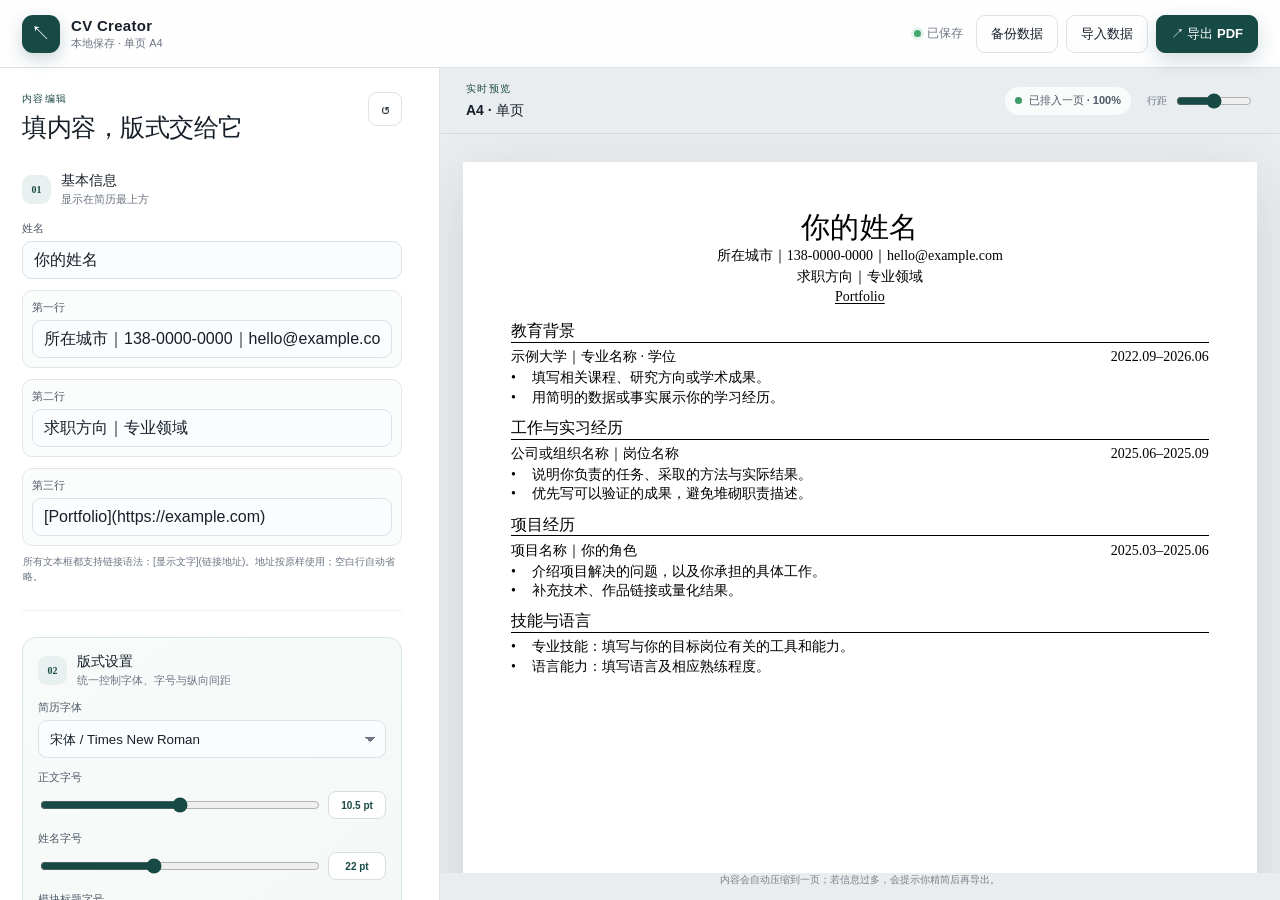
<file: tools/cv-creator/index.html>
<!doctype html>
<html lang="zh-CN">
<head>
  <meta charset="UTF-8">
  <meta name="viewport" content="width=device-width, initial-scale=1.0">
  <meta name="description" content="本地运行的单页简历编辑器，支持模块化编辑、自动排版和 PDF 导出。">
  <title>CV Creator · 简历排版器</title>
  <link rel="icon" type="image/svg+xml" href="/assets/icons/favicon-dev.svg" />
    <link rel="stylesheet" href="/tools/cv-creator/styles.css">
</head>
<body>
  <header class="topbar">
    <div class="brand">
      <a class="brand-mark portfolio-return" href="/dev" aria-label="返回开发站" title="返回开发站">↖</a>
      <div>
        <strong>CV Creator</strong>
        <span>本地保存 · 单页 A4</span>
      </div>
    </div>
    <div class="topbar-actions">
      <span class="save-state" id="saveState"><span class="save-dot"></span>已保存</span>
      <button class="button button-ghost" id="exportJsonButton" type="button">备份数据</button>
      <button class="button button-ghost" id="importJsonButton" type="button">导入数据</button>
      <input id="importJsonInput" type="file" accept="application/json,.json" hidden>
      <button class="button button-primary" id="printButton" type="button">
        <span aria-hidden="true">↗</span> 导出 PDF
      </button>
    </div>
  </header>

  <main class="workspace">
    <aside class="editor-panel" aria-label="简历内容编辑区">
      <div class="editor-scroll">
        <section class="editor-intro">
          <div>
            <p class="eyebrow">内容编辑</p>
            <h1>填内容，版式交给它</h1>
          </div>
          <button class="icon-button" id="resetButton" type="button" title="恢复样例" aria-label="恢复样例">↺</button>
        </section>

        <section class="editor-group" aria-labelledby="basicHeading">
          <div class="group-heading">
            <span class="step-number">01</span>
            <div>
              <h2 id="basicHeading">基本信息</h2>
              <p>显示在简历最上方</p>
            </div>
          </div>
          <div class="form-grid basic-info-grid">
            <label class="field field-wide">
              <span>姓名</span>
              <input data-personal-field="name" autocomplete="name" placeholder="你的姓名">
            </label>
            <div class="header-line-row field-wide">
              <label class="field">
                <span>第一行</span>
                <input data-header-line-index="0" data-header-line-field="text" placeholder="自行填写；多个字段可用 ｜ 分隔">
              </label>
            </div>
            <div class="header-line-row field-wide">
              <label class="field">
                <span>第二行</span>
                <input data-header-line-index="1" data-header-line-field="text" placeholder="自行填写；留空则不显示">
              </label>
            </div>
            <div class="header-line-row field-wide">
              <label class="field">
                <span>第三行</span>
                <input data-header-line-index="2" data-header-line-field="text" placeholder="例如：[Portfolio](https://example.com)">
              </label>
            </div>
            <p class="field-help field-wide">所有文本框都支持链接语法：[显示文字](链接地址)。地址按原样使用；空白行自动省略。</p>
          </div>
        </section>

        <section class="editor-group editor-group-style" aria-labelledby="styleHeading">
          <div class="group-heading">
            <span class="step-number">02</span>
            <div>
              <h2 id="styleHeading">版式设置</h2>
              <p>统一控制字体、字号与纵向间距</p>
            </div>
          </div>
          <div class="style-controls">
            <label class="field field-wide">
              <span>简历字体</span>
              <select id="fontFamilySelect" aria-label="简历字体">
                <option value="song">宋体 / Times New Roman</option>
                <option value="yahei">微软雅黑 / Arial</option>
                <option value="kaiti">楷体 / Georgia</option>
              </select>
            </label>
            <label class="range-field">
              <span>正文字号</span>
              <div class="range-row">
                <input id="bodySizeRange" type="range" min="9" max="12" step="0.25" value="10.5" aria-label="正文字号">
                <output id="bodySizeOutput" for="bodySizeRange">10.5 pt</output>
              </div>
            </label>
            <label class="range-field">
              <span>姓名字号</span>
              <div class="range-row">
                <input id="nameSizeRange" type="range" min="18" max="28" step="1" value="22" aria-label="姓名字号">
                <output id="nameSizeOutput" for="nameSizeRange">22 pt</output>
              </div>
            </label>
            <label class="range-field">
              <span>模块标题字号</span>
              <div class="range-row">
                <input id="sectionTitleSizeRange" type="range" min="10" max="16" step="0.25" value="12" aria-label="模块标题字号">
                <output id="sectionTitleSizeOutput" for="sectionTitleSizeRange">12 pt</output>
              </div>
            </label>
            <label class="range-field">
              <span>模块间距</span>
              <div class="range-row">
                <input id="sectionGapRange" type="range" min="4" max="16" step="0.5" value="8.5" aria-label="模块间距">
                <output id="sectionGapOutput" for="sectionGapRange">8.5 pt</output>
              </div>
            </label>
            <label class="range-field">
              <span>模块内部条目间距</span>
              <div class="range-row">
                <input id="entryGapRange" type="range" min="1" max="10" step="0.2" value="4.2" aria-label="模块内部条目间距">
                <output id="entryGapOutput" for="entryGapRange">4.2 pt</output>
              </div>
            </label>
            <label class="range-field">
              <span>条目内部要点间距</span>
              <div class="range-row">
                <input id="bulletGapRange" type="range" min="0" max="3" step="0.1" value="0.7" aria-label="条目内部要点间距">
                <output id="bulletGapOutput" for="bulletGapRange">0.7 pt</output>
              </div>
            </label>
          </div>
        </section>

        <section class="editor-group" aria-labelledby="sectionsHeading">
          <div class="group-heading group-heading-actions">
            <div class="heading-copy">
              <span class="step-number">03</span>
              <div>
                <h2 id="sectionsHeading">简历模块</h2>
                <p><span id="sectionCount">0</span> 个模块 · 可折叠、拖拽和排序</p>
              </div>
            </div>
            <div class="section-tools">
              <button class="button button-small button-subtle" id="collapseAllButton" type="button">全部折叠</button>
              <button class="button button-small" id="addSectionButton" type="button">＋ 添加模块</button>
            </div>
          </div>
          <div id="sectionsEditor" class="sections-editor"></div>
        </section>
      </div>
    </aside>

    <section class="preview-panel" aria-label="A4 实时预览">
      <div class="preview-toolbar">
        <div>
          <p class="eyebrow">实时预览</p>
          <strong>A4 · 单页</strong>
        </div>
        <div class="preview-meta">
          <span class="fit-badge" id="fitBadge"><span></span>正在排版</span>
          <label class="density-control">
            <span>行距</span>
            <input id="spacingRange" type="range" min="0" max="2" step="1" value="1" aria-label="正文行距">
          </label>
        </div>
      </div>
      <div class="preview-viewport" id="previewViewport">
        <div class="paper-stage" id="paperStage">
          <article class="resume-page" id="resumePage" aria-label="简历打印预览">
            <div class="resume-page-inner">
              <div class="resume-content" id="resumeContent"></div>
            </div>
          </article>
        </div>
      </div>
      <p class="preview-hint">内容会自动压缩到一页；若信息过多，会提示你精简后再导出。</p>
    </section>
  </main>

  <div class="toast" id="toast" role="status" aria-live="polite"></div>
  <script src="/tools/cv-creator/app.js"></script>
</body>
</html>
</file>
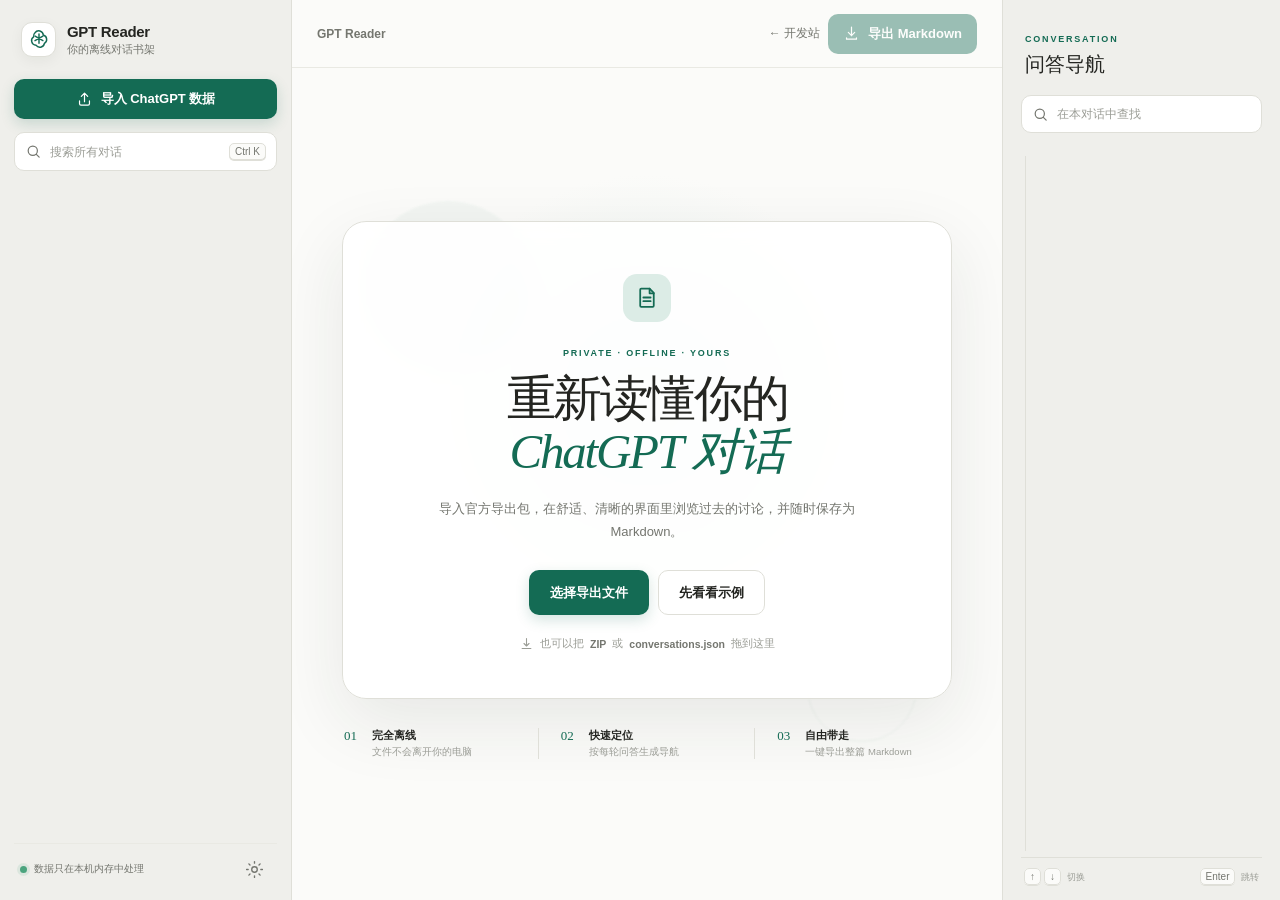
<file: tools/gpt-reader/index.html>
<!doctype html>
<html lang="zh-CN">
  <head>
    <meta charset="UTF-8" />
    <meta name="viewport" content="width=device-width, initial-scale=1.0" />
    <meta name="color-scheme" content="light dark" />
    <meta name="theme-color" content="#f7f7f5" />
    <title>GPT Reader · ChatGPT 离线阅读器</title>
    <link rel="icon" type="image/svg+xml" href="/assets/icons/favicon-dev.svg" />
    <link rel="stylesheet" href="/tools/gpt-reader/styles.css" />
  </head>
  <body>
    <div class="app-shell" id="appShell">
      <aside class="sidebar" id="sidebar" aria-label="对话列表">
        <div class="brand-row">
          <div class="brand-mark" aria-hidden="true">
            <svg viewBox="0 0 24 24" fill="none"><path d="M8 4.7A4.6 4.6 0 0 1 16.3 7a4.6 4.6 0 0 1 1.1 8.4A4.6 4.6 0 0 1 9 17.2a4.6 4.6 0 0 1-2.4-8.4A4.6 4.6 0 0 1 8 4.7Z"/><path d="m8.1 8.1 7.8 4.5M8 12.7l7.9-4.6M12 5.9v9.3"/></svg>
          </div>
          <div>
            <strong>GPT Reader</strong>
            <span>你的离线对话书架</span>
          </div>
          <button class="icon-button mobile-close" id="closeSidebar" aria-label="关闭对话列表">×</button>
        </div>

        <button class="primary-button import-button" id="importButton">
          <svg viewBox="0 0 24 24" aria-hidden="true"><path d="M12 3v12m0-12L7.5 7.5M12 3l4.5 4.5M5 14v4a2 2 0 0 0 2 2h10a2 2 0 0 0 2-2v-4"/></svg>
          导入 ChatGPT 数据
        </button>
        <input id="fileInput" type="file" accept=".json,.zip,application/json,application/zip" hidden />

        <label class="search-box" for="conversationSearch">
          <svg viewBox="0 0 24 24" aria-hidden="true"><circle cx="11" cy="11" r="6.5"/><path d="m16 16 4 4"/></svg>
          <input id="conversationSearch" type="search" placeholder="搜索所有对话" autocomplete="off" />
          <kbd id="searchHint">⌘ K</kbd>
        </label>

        <div class="sidebar-meta" id="sidebarMeta" hidden>
          <span id="conversationCount">0 个对话</span>
          <button class="text-button" id="clearDataButton">清除</button>
        </div>
        <nav class="conversation-list" id="conversationList"></nav>

        <div class="sidebar-footer">
          <span class="status-dot"></span>
          <span>数据只在本机内存中处理</span>
          <button class="icon-button" id="themeButton" aria-label="切换深浅主题">
            <svg class="sun-icon" viewBox="0 0 24 24" aria-hidden="true"><circle cx="12" cy="12" r="3.5"/><path d="M12 2v2m0 16v2M4.9 4.9l1.4 1.4m11.4 11.4 1.4 1.4M2 12h2m16 0h2M4.9 19.1l1.4-1.4M17.7 6.3l1.4-1.4"/></svg>
          </button>
        </div>
      </aside>

      <main class="main-panel">
        <header class="topbar">
          <button class="icon-button menu-button" id="openSidebar" aria-label="打开对话列表">
            <svg viewBox="0 0 24 24" aria-hidden="true"><path d="M4 7h16M4 12h16M4 17h16"/></svg>
          </button>
          <div class="topbar-title" id="topbarTitle">GPT Reader</div>
          <div class="topbar-actions">
            <a class="portfolio-return" href="/dev" aria-label="返回开发站">← 开发站</a>
            <button class="secondary-button" id="outlineButton" hidden>
              <svg viewBox="0 0 24 24" aria-hidden="true"><path d="M8 6h12M8 12h12M8 18h12"/><circle cx="4" cy="6" r="1"/><circle cx="4" cy="12" r="1"/><circle cx="4" cy="18" r="1"/></svg>
              目录
            </button>
            <button class="primary-button export-button" id="exportButton" disabled>
              <svg viewBox="0 0 24 24" aria-hidden="true"><path d="M12 3v12m0 0-4.5-4.5M12 15l4.5-4.5M5 18v2h14v-2"/></svg>
              导出 Markdown
            </button>
          </div>
        </header>

        <section class="welcome-view" id="welcomeView">
          <div class="welcome-orb orb-one"></div>
          <div class="welcome-orb orb-two"></div>
          <div class="welcome-card" id="dropZone">
            <div class="welcome-icon">
              <svg viewBox="0 0 24 24" aria-hidden="true"><path d="M6 3.5h8l4 4V20a1 1 0 0 1-1 1H6a1 1 0 0 1-1-1V4.5a1 1 0 0 1 1-1Z"/><path d="M14 3.5V8h4M8 12h7M8 15.5h7"/></svg>
            </div>
            <span class="eyebrow">PRIVATE · OFFLINE · YOURS</span>
            <h1>重新读懂你的<br /><em>ChatGPT 对话</em></h1>
            <p>导入官方导出包，在舒适、清晰的界面里浏览过去的讨论，并随时保存为 Markdown。</p>
            <div class="welcome-actions">
              <button class="primary-button large-button" id="welcomeImportButton">选择导出文件</button>
              <button class="secondary-button large-button" id="demoButton">先看看示例</button>
            </div>
            <div class="drop-hint">
              <svg viewBox="0 0 24 24" aria-hidden="true"><path d="M12 4v12m0 0-4-4m4 4 4-4M5 20h14"/></svg>
              也可以把 <strong>ZIP</strong> 或 <strong>conversations.json</strong> 拖到这里
            </div>
          </div>
          <div class="feature-strip">
            <div><span>01</span><strong>完全离线</strong><small>文件不会离开你的电脑</small></div>
            <div><span>02</span><strong>快速定位</strong><small>按每轮问答生成导航</small></div>
            <div><span>03</span><strong>自由带走</strong><small>一键导出整篇 Markdown</small></div>
          </div>
        </section>

        <section class="reader-view" id="readerView" hidden>
          <article class="conversation-article" id="conversationArticle">
            <header class="conversation-header" id="conversationHeader"></header>
            <div class="messages" id="messages"></div>
            <footer class="conversation-end">
              <span></span><p>已读完这段对话</p><span></span>
            </footer>
          </article>
        </section>
      </main>

      <aside class="outline-panel" id="outlinePanel" aria-label="对话目录">
        <div class="outline-header">
          <div>
            <span class="eyebrow">CONVERSATION</span>
            <h2>问答导航</h2>
          </div>
          <button class="icon-button mobile-close" id="closeOutline" aria-label="关闭问答导航">×</button>
        </div>
        <label class="outline-search" for="outlineSearch">
          <svg viewBox="0 0 24 24" aria-hidden="true"><circle cx="11" cy="11" r="6.5"/><path d="m16 16 4 4"/></svg>
          <input id="outlineSearch" type="search" placeholder="在本对话中查找" autocomplete="off" />
        </label>
        <div class="outline-list" id="outlineList"></div>
        <div class="outline-footer" id="outlineFooter">
          <span><kbd>↑</kbd><kbd>↓</kbd> 切换</span>
          <span><kbd>Enter</kbd> 跳转</span>
        </div>
      </aside>
    </div>

    <div class="mobile-scrim" id="mobileScrim"></div>
    <div class="toast-region" id="toastRegion" aria-live="polite"></div>
    <div class="loading-overlay" id="loadingOverlay" hidden>
      <div class="loader"></div>
      <strong id="loadingText">正在读取对话…</strong>
      <span>所有处理都在你的设备上完成</span>
    </div>
    <script src="/tools/gpt-reader/app.js"></script>
  </body>
</html>
</file>
<file: portal.css>
:root {
  --ink: #1d1c1a;
  --paper: #f5f2eb;
  --line: rgba(29, 28, 26, 0.18);
  --teach: #dc6425;
  --write: #38735c;
  --dev: #316da8;
  --serif: "Noto Serif SC", "Source Han Serif SC", "Songti SC", SimSun, serif;
  --sans: Inter, "Noto Sans SC", "Microsoft YaHei", system-ui, sans-serif;
}

* { box-sizing: border-box; }
body, body * { -webkit-user-select: none; user-select: none; }
input, textarea, [contenteditable="true"] { -webkit-user-select: text; user-select: text; }
html, body { height: 100%; }
body { margin: 0; overflow: hidden; color: var(--ink); background: var(--paper); font-family: var(--sans); }
body::before { position: fixed; inset: 0; pointer-events: none; content: ""; opacity: 0.28; background-image: url("data:image/svg+xml,%3Csvg viewBox='0 0 180 180' xmlns='http://www.w3.org/2000/svg'%3E%3Cfilter id='n'%3E%3CfeTurbulence type='fractalNoise' baseFrequency='.95' numOctaves='2' stitchTiles='stitch'/%3E%3C/filter%3E%3Crect width='100%25' height='100%25' filter='url(%23n)' opacity='.09'/%3E%3C/svg%3E"); }

.identity-index { position: relative; z-index: 1; display: grid; grid-template-rows: auto 1fr auto auto; width: 100%; height: 100dvh; padding: clamp(1.2rem, 3.6vw, 3.6rem) clamp(1.2rem, 5vw, 5.5rem) 0; }
.index-meta, .index-footer { display: flex; align-items: center; justify-content: space-between; color: #6c6962; font-size: clamp(0.56rem, 0.72vw, 0.7rem); letter-spacing: 0.16em; }
.index-brand { display: inline-flex; align-items: center; gap: 0.7rem; }
.index-mark { display: block; width: 30px; height: 30px; }
.nameplate { align-self: center; }
.nameplate h1 { margin: 0; font-family: var(--serif); font-size: clamp(5.2rem, 14.3vw, 13.7rem); font-weight: 500; line-height: 0.92; letter-spacing: -0.085em; white-space: nowrap; }

.identity-nav { display: grid; grid-template-columns: repeat(3, 1fr); border-top: 1px solid var(--line); border-bottom: 1px solid var(--line); }
.identity-link { --identity-color: var(--ink); position: relative; display: grid; grid-template-columns: auto 1fr auto auto; align-items: center; gap: clamp(0.7rem, 1.5vw, 1.4rem); min-height: clamp(105px, 16vh, 150px); padding: 1rem clamp(0.8rem, 1.8vw, 1.8rem); color: inherit; text-decoration: none; transition: color 0.25s, background 0.25s; }
.identity-link + .identity-link { border-left: 1px solid var(--line); }
.identity-link.teach { --identity-color: var(--teach); }.identity-link.write { --identity-color: var(--write); }.identity-link.dev { --identity-color: var(--dev); }
.identity-link::before { position: absolute; inset: 0; z-index: -1; content: ""; background: var(--identity-color); transform: scaleY(0); transform-origin: bottom; transition: transform 0.35s cubic-bezier(.2,.8,.25,1); }
.identity-link:hover, .identity-link:focus-visible { color: white; outline: none; }
.identity-link:hover::before, .identity-link:focus-visible::before { transform: scaleY(1); }
.identity-number { align-self: start; color: #8c8880; font-size: 0.57rem; transition: color 0.25s; }
.identity-main { display: grid; }
.identity-main small { color: var(--identity-color); font-size: clamp(0.53rem, 0.65vw, 0.65rem); font-weight: 800; letter-spacing: 0.15em; transition: color 0.25s; }
.identity-main strong { margin-top: 0.15rem; font-family: var(--serif); font-size: clamp(1.7rem, 3vw, 3rem); font-weight: 600; }
.identity-signature { font-family: var(--serif); font-size: clamp(0.9rem, 1.3vw, 1.2rem); transform: translateY(calc(1em + 2px)); }
.identity-arrow { font-size: 1.2rem; transform: translateY(calc(1em + 2px)); }
.identity-link:hover .identity-number, .identity-link:hover .identity-main small, .identity-link:focus-visible .identity-number, .identity-link:focus-visible .identity-main small { color: rgba(255,255,255,0.68); }
.index-footer { justify-content: flex-end; min-height: clamp(3rem, 8vh, 3.75rem); padding: 0; font-size: 0.56rem; letter-spacing: 0.14em; opacity: 0.58; }
.index-footer a { color: inherit; text-underline-offset: 0.25rem; }

@media (max-width: 700px) {
  .identity-index { grid-template-rows: auto minmax(120px, 0.75fr) 1.65fr auto; }
  .index-mark { width: 26px; height: 26px; }
  .nameplate h1 { font-size: clamp(4.2rem, 22vw, 7rem); }
  .identity-nav { grid-template-columns: 1fr; }
  .identity-link { min-height: 0; grid-template-columns: 26px 1fr auto auto; }
  .identity-link + .identity-link { border-top: 1px solid var(--line); border-left: 0; }
  .identity-main strong { font-size: clamp(1.45rem, 7vw, 2rem); }
  .index-footer { justify-content: flex-end; }
}

@media (prefers-reduced-motion: reduce) { .identity-link, .identity-link::before { transition: none; } }
</file>
<file: styles.css>
:root {
  --ink: #2d211c;
  --green: #a84316;
  --green-2: #c85c20;
  --cream: #fff0df;
  --paper: #fffaf2;
  --coral: #ef7627;
  --gold: #ffb24a;
  --line: rgba(78, 40, 23, 0.16);
  --muted: #78665c;
  --white: #fffdfa;
  --hero-stage: #f2a33a;
  --hero-stage-deep: #ad620a;
  --serif: "Noto Serif SC", "Source Han Serif SC", "Songti SC", SimSun, serif;
  --sans: Inter, "Noto Sans SC", "Microsoft YaHei", system-ui, sans-serif;
  --shadow: 0 28px 60px rgba(29, 49, 42, 0.12);
}
:root[data-featured-stage="primary"] { --hero-stage: #f2a33a; --hero-stage-deep: #ad620a; }
:root[data-featured-stage="junior"] { --hero-stage: #e76032; --hero-stage-deep: #a84316; }
:root[data-featured-stage="senior"] { --hero-stage: #9f4161; --hero-stage-deep: #712b48; }

* { box-sizing: border-box; }
body, body * {
  -webkit-user-select: none;
  user-select: none;
}
html { scroll-behavior: smooth; }
.portfolio-root { scrollbar-gutter: stable; }
body {
  margin: 0;
  color: var(--ink);
  background: var(--paper);
  font-family: var(--sans);
  font-size: 16px;
  line-height: 1.7;
  -webkit-font-smoothing: antialiased;
}
input, textarea, [contenteditable="true"] {
  -webkit-user-select: text;
  user-select: text;
}
body::before {
  content: "";
  position: fixed;
  inset: 0;
  pointer-events: none;
  opacity: 0.18;
  z-index: 20;
  background-image: url("data:image/svg+xml,%3Csvg viewBox='0 0 180 180' xmlns='http://www.w3.org/2000/svg'%3E%3Cfilter id='n'%3E%3CfeTurbulence type='fractalNoise' baseFrequency='.95' numOctaves='2' stitchTiles='stitch'/%3E%3C/filter%3E%3Crect width='100%25' height='100%25' filter='url(%23n)' opacity='.11'/%3E%3C/svg%3E");
}
a { color: inherit; }
button, a { -webkit-tap-highlight-color: transparent; }
button { font: inherit; }
.sr-only {
  position: absolute;
  width: 1px;
  height: 1px;
  overflow: hidden;
  clip: rect(0, 0, 0, 0);
  white-space: nowrap;
}
.skip-link {
  position: fixed;
  left: 1rem;
  top: -5rem;
  z-index: 100;
  padding: 0.7rem 1rem;
  background: var(--ink);
  color: white;
}
.skip-link:focus { top: 1rem; }

.site-header {
  position: fixed;
  top: 0;
  left: 0;
  right: 0;
  z-index: 30;
  display: flex;
  align-items: center;
  justify-content: space-between;
  height: 70px;
  padding: 0 4.5vw;
  transition: background 0.25s, box-shadow 0.25s, height 0.25s;
}
.site-header.is-scrolled {
  height: 60px;
  background: rgba(255, 252, 245, 0.9);
  box-shadow: 0 1px 0 var(--line);
  backdrop-filter: blur(14px);
}
.brand {
  display: inline-flex;
  align-items: center;
  gap: 0.75rem;
  text-decoration: none;
  line-height: 1.15;
}
.brand-equals {
  display: inline-grid;
  place-items: center;
  flex: 0 0 auto;
  width: 36px;
  height: 36px;
  color: var(--paper);
  background: var(--green);
  font-family: var(--sans);
  font-size: 1.55rem;
  font-weight: 600;
  line-height: 1;
}
.brand strong { display: block; font-family: var(--serif); font-size: 0.98rem; }
.brand small { display: block; margin-top: 0.18rem; color: var(--muted); font-size: 0.5rem; letter-spacing: 0.16em; }
.hero {
  position: relative;
  display: grid;
  grid-template-columns: minmax(0, 1.08fr) minmax(350px, 0.82fr);
  align-items: center;
  gap: clamp(3rem, 7vw, 8rem);
  min-height: 100vh;
  padding: 134px 8vw 70px;
  overflow: hidden;
  background:
    radial-gradient(circle at 79% 31%, rgba(255, 178, 74, 0.22), transparent 22%),
    linear-gradient(115deg, #fffaf2 0 61%, #ffe3c2 61% 100%);
}
.hero::after {
  content: "";
  position: absolute;
  width: 440px;
  height: 440px;
  right: -235px;
  bottom: -250px;
  border: 1px solid rgba(23, 63, 53, 0.24);
  border-radius: 50%;
  box-shadow: 0 0 0 65px rgba(23, 63, 53, 0.05), 0 0 0 130px rgba(23, 63, 53, 0.04);
}
.hero-copy { position: relative; z-index: 2; max-width: 760px; }
.eyebrow {
  margin: 0 0 1.3rem;
  color: var(--green-2);
  font-size: 0.73rem;
  font-weight: 700;
  letter-spacing: 0.18em;
}
.hero h1 {
  margin: 0;
  font-family: var(--serif);
  font-size: clamp(3.35rem, 6.35vw, 7.3rem);
  font-weight: 600;
  line-height: 1.08;
  letter-spacing: -0.045em;
}
.hero h1 em { color: var(--coral); font-style: normal; }
.hero-intro { max-width: 600px; margin: 2rem 0 0; color: #49554f; font-size: clamp(1rem, 1.3vw, 1.18rem); }
.hero-actions { display: flex; align-items: center; gap: 2rem; margin-top: 2rem; }
.button {
  display: inline-flex;
  align-items: center;
  justify-content: center;
  min-height: 50px;
  padding: 0.75rem 1.45rem;
  border: 1px solid transparent;
  border-radius: 2px;
  font-size: 0.9rem;
  font-weight: 700;
  text-decoration: none;
  transition: transform 0.2s, background 0.2s;
}
.button:hover { transform: translateY(-2px); }
.button-primary { color: white; background: var(--green); }
.button-primary:hover { background: var(--green-2); }
.text-link { text-underline-offset: 0.3rem; font-size: 0.9rem; font-weight: 600; }
.text-link span, .case-link span { color: var(--coral); }
.hero-stats { display: flex; gap: clamp(1.4rem, 4vw, 4rem); margin: 3.1rem 0 0; }
.hero-stats div { display: grid; gap: 0.1rem; }
.hero-stats dt { font-family: var(--serif); font-size: clamp(1.65rem, 2.5vw, 2.25rem); font-weight: 700; line-height: 1; }
.hero-stats dd { margin: 0; color: var(--muted); font-size: 0.78rem; }
.demo-note { margin: 1.35rem 0 0; color: #8d7971; font-size: 0.72rem; }
.hero-visual { position: relative; z-index: 2; justify-self: center; width: min(100%, 460px); }
.portrait-card { position: relative; padding: 1rem; background: var(--white); box-shadow: var(--shadow); transform: rotate(1.4deg); }
.portrait-placeholder { position: relative; aspect-ratio: 4 / 4.75; overflow: hidden; background: #d8e5df; }
.portrait-placeholder svg { display: block; width: 100%; height: 100%; object-fit: cover; }
.portrait-placeholder > span {
  position: absolute;
  right: 1rem;
  bottom: 1rem;
  padding: 0.35rem 0.7rem;
  color: white;
  background: rgba(23, 63, 53, 0.8);
  font-size: 0.68rem;
}
.portrait-caption { display: flex; align-items: center; gap: 0.55rem; padding: 1rem 0.3rem 0.25rem; color: var(--muted); font-size: 0.76rem; }
.status-dot { width: 7px; height: 7px; background: #4b9d65; border-radius: 50%; box-shadow: 0 0 0 4px rgba(75, 157, 101, 0.13); }
.paper-note {
  position: absolute;
  left: -29%;
  bottom: 9%;
  width: 220px;
  padding: 1.1rem 1.25rem;
  background: #fff2c6;
  box-shadow: 0 10px 25px rgba(63, 52, 18, 0.13);
  transform: rotate(-6deg);
}
.paper-note span { display: block; color: #8f7d49; font-size: 0.65rem; }
.paper-note strong { display: block; margin-top: 0.3rem; font-family: var(--serif); font-size: 1.05rem; }
.paper-note svg { display: block; width: 100%; margin-top: 0.4rem; }
.paper-note path { fill: none; stroke: var(--coral); stroke-width: 2; }
.seal {
  position: absolute;
  top: -3rem;
  right: -3rem;
  display: grid;
  place-items: center;
  width: 92px;
  height: 92px;
  color: var(--coral);
  border: 2px solid var(--coral);
  border-radius: 50%;
  font-family: var(--serif);
  font-size: 0.86rem;
  font-weight: 700;
  line-height: 1.4;
  text-align: center;
  transform: rotate(9deg);
}

.section { position: relative; padding: 120px 8vw; }
.section-number { position: absolute; top: 7.6rem; left: 3vw; color: var(--coral); font-family: var(--serif); font-size: 0.75rem; }
.section-heading h2, .work-header h2, .experience-heading h2, .contact-card h2 {
  margin: 0;
  font-family: var(--serif);
  font-size: clamp(2.25rem, 4.6vw, 4.8rem);
  font-weight: 600;
  line-height: 1.2;
  letter-spacing: -0.035em;
}
.intro { display: grid; grid-template-columns: 0.9fr 1.1fr; gap: 9vw; background: var(--cream); }
.intro-body { max-width: 690px; padding-top: 2.7rem; }
.intro-body p { color: #53605a; }
.intro-body .lead { color: var(--ink); font-family: var(--serif); font-size: clamp(1.2rem, 1.9vw, 1.65rem); line-height: 1.75; }
.tag-list { display: flex; flex-wrap: wrap; gap: 0.6rem; margin: 2rem 0 0; padding: 0; list-style: none; }
.tag-list li { padding: 0.42rem 0.9rem; border: 1px solid #9bab9f; border-radius: 99px; color: #3d554c; font-size: 0.76rem; }

.work { background: var(--paper); }
.work-header { display: flex; align-items: flex-end; justify-content: space-between; gap: 2rem; margin-bottom: 3rem; }
.filter-group { display: flex; gap: 0.4rem; padding: 0.35rem; border: 1px solid var(--line); border-radius: 99px; }
.filter-button { padding: 0.45rem 0.9rem; color: var(--muted); background: transparent; border: 0; border-radius: 99px; cursor: pointer; font-size: 0.75rem; }
.filter-button.is-active { color: white; background: var(--green); }
.project-grid { display: grid; grid-template-columns: repeat(2, minmax(0, 1fr)); gap: 2.2rem; }
.project-card { min-width: 0; transition: opacity 0.25s, transform 0.25s; }
.project-card.is-hidden { display: none; }
.project-featured { grid-column: 1 / -1; display: grid; grid-template-columns: 1.3fr 0.7fr; background: #eef1eb; }
.project-featured .project-media { min-height: 510px; }
.project-featured .project-copy { align-self: center; padding: clamp(2rem, 5vw, 5rem); }
.project-media { position: relative; min-height: 350px; overflow: hidden; }
.media-green { background: #a84316; }
.media-cream { background: #f2dcc0; }
.media-rust { background: #d46124; }
.media-blue { background: #b66f45; }
.media-label { position: absolute; top: 1.25rem; left: 1.25rem; z-index: 2; padding: 0.3rem 0.65rem; color: white; border: 1px solid rgba(255,255,255,0.5); border-radius: 99px; font-size: 0.65rem; }
.media-label.dark { color: var(--ink); border-color: rgba(24,35,31,0.3); }
.duration { position: absolute; right: 1.25rem; bottom: 1.2rem; color: rgba(255,255,255,0.75); font-size: 0.7rem; }
.play-button {
  position: absolute;
  top: 50%;
  left: 50%;
  display: grid;
  place-items: center;
  width: 66px;
  height: 66px;
  color: var(--green);
  background: white;
  border: 0;
  border-radius: 50%;
  box-shadow: 0 12px 28px rgba(0,0,0,0.18);
  cursor: pointer;
  transform: translate(-50%, -50%);
  transition: transform 0.2s;
}
.play-button span { margin-left: 4px; }
.play-button:hover { transform: translate(-50%, -50%) scale(1.08); }
.chalkboard-art { position: absolute; inset: 12% 11%; color: #f8f1d3; font-family: var(--serif); }
.chalkboard-art::before {
  content: "";
  position: absolute;
  inset: 0;
  opacity: 0.13;
  background-image: repeating-linear-gradient(3deg, transparent 0 11px, #fff 12px 13px, transparent 14px 25px);
}
.chalk-title { position: absolute; top: 12%; left: 39%; font-size: clamp(2rem, 4.5vw, 4rem); }
.chalk-line { position: absolute; top: 35%; left: 27%; width: 47%; height: 2px; background: #f4d66d; transform: rotate(-2deg); }
.chalk-copy { position: absolute; top: 43%; left: 18%; font-size: clamp(0.9rem, 1.6vw, 1.25rem); letter-spacing: 0.3em; }
.chalk-arrow { position: absolute; top: 51%; left: 50%; color: #f0b39f; font-size: 2.6rem; }
.chalk-question { position: absolute; right: 8%; bottom: 14%; font-size: clamp(0.9rem, 1.6vw, 1.3rem); transform: rotate(-3deg); }
.project-copy { padding: 1.55rem 0 1rem; }
.project-meta { display: flex; gap: 0.45rem; margin-bottom: 0.8rem; color: var(--green-2); font-size: 0.68rem; font-weight: 700; letter-spacing: 0.08em; }
.project-meta span + span::before { content: "·"; margin-right: 0.45rem; }
.project-copy h3 { margin: 0; font-family: var(--serif); font-size: clamp(1.35rem, 2.2vw, 2.15rem); line-height: 1.35; }
.project-copy p { margin: 0.8rem 0 1.2rem; color: var(--muted); font-size: 0.9rem; }
.case-link { padding: 0; color: var(--ink); background: transparent; border: 0; border-bottom: 1px solid var(--ink); cursor: pointer; font-size: 0.79rem; font-weight: 700; }
.paper-stack { position: absolute; inset: 18% 18%; transform: rotate(-3deg); }
.paper { position: absolute; inset: 0; padding: 2.1rem; background: var(--paper); box-shadow: 0 12px 22px rgba(60, 50, 34, 0.13); }
.paper-back { transform: rotate(8deg) translate(12px, 5px); background: #bfaa86; }
.paper-front small { display: block; color: var(--muted); font-size: 0.58rem; }
.paper-front strong { display: block; margin: 1.1rem 0 1.4rem; font-family: var(--serif); font-size: clamp(1.2rem, 2.5vw, 2rem); }
.paper-front i { display: block; width: 100%; height: 5px; margin: 0.5rem 0; background: #d8d3c8; }
.paper-front i.short { width: 62%; }
.paper-front span { position: absolute; right: 1rem; bottom: 1rem; color: var(--coral); font-size: 0.6rem; }
.board-canvas { position: absolute; inset: 18% 11% 14%; color: #fff4dc; border: 2px solid rgba(255,255,255,0.4); font-family: var(--serif); }
.board-main { position: absolute; top: 11%; left: 50%; font-size: 2.2rem; transform: translateX(-50%); }
.board-main::after { content: ""; position: absolute; left: -20%; right: -20%; bottom: -6px; height: 2px; background: #ffd16f; }
.board-left, .board-right { position: absolute; top: 46%; font-size: 0.9rem; }
.board-left { left: 9%; }.board-right { right: 9%; }
.board-center { position: absolute; top: 45%; left: 50%; padding: 0.3rem; color: #ffd16f; border: 1px solid #ffd16f; border-radius: 50%; transform: translateX(-50%); }
.board-footer { position: absolute; left: 50%; bottom: 9%; white-space: nowrap; transform: translateX(-50%); font-size: 0.78rem; letter-spacing: 0.13em; }
.poem-art { position: absolute; inset: 0; display: grid; place-content: center; gap: 1.1rem; color: white; background: radial-gradient(circle at 50% 80%, rgba(255,255,255,0.35), transparent 33%); font-family: var(--serif); font-size: clamp(1.6rem, 3vw, 2.8rem); text-align: center; }
.poem-art::after { content: ""; position: absolute; left: 0; right: 0; bottom: 0; height: 41%; background: linear-gradient(165deg, transparent 0 40%, #607b80 41% 60%, #536d71 61%); opacity: 0.75; }
.poem-art span { position: relative; z-index: 1; }

.philosophy { color: white; background: var(--green); overflow: hidden; }
.philosophy::after { content: "学"; position: absolute; right: -2vw; bottom: -14vw; color: rgba(255,255,255,0.035); font-family: var(--serif); font-size: 44vw; line-height: 1; }
.eyebrow.light, .section-number.light { color: #efbd6b; }
.principle-grid { position: relative; z-index: 1; display: grid; grid-template-columns: repeat(3, 1fr); gap: 1px; margin-top: 4rem; background: rgba(255,255,255,0.18); }
.principle { min-height: 300px; padding: 2.5rem; background: var(--green); }
.principle-icon { display: grid; place-items: center; width: 54px; height: 54px; color: #efbd6b; border: 1px solid rgba(239,189,107,0.6); border-radius: 50%; font-family: var(--serif); font-size: 1.15rem; }
.principle h3 { margin: 2rem 0 0.6rem; font-family: var(--serif); font-size: 1.45rem; }
.principle p { color: rgba(255,255,255,0.66); font-size: 0.88rem; }
.quote { position: relative; z-index: 1; margin: 5rem 0 0 auto; padding-left: 2rem; max-width: 600px; border-left: 2px solid var(--coral); }
.quote p { margin: 0; font-family: var(--serif); font-size: clamp(1.4rem, 2.6vw, 2.5rem); }
.quote cite { color: rgba(255,255,255,0.55); font-size: 0.73rem; font-style: normal; }

.experience { display: grid; grid-template-columns: 0.7fr 1.3fr; gap: 10vw; background: var(--cream); }
.experience-heading { position: sticky; top: 120px; align-self: start; }
.experience-heading > p:last-child { color: var(--muted); }
.timeline { margin: 0; padding: 0; list-style: none; }
.timeline li { position: relative; display: grid; grid-template-columns: 0.35fr 1fr; gap: 2rem; padding: 0 0 3rem 2rem; border-left: 1px solid #b4bcb6; }
.timeline li::before { content: ""; position: absolute; top: 0.55rem; left: -5px; width: 9px; height: 9px; background: var(--coral); border-radius: 50%; box-shadow: 0 0 0 6px var(--cream); }
.timeline time { color: var(--green-2); font-size: 0.75rem; font-weight: 700; }
.timeline h3 { margin: 0; font-family: var(--serif); font-size: 1.4rem; }
.timeline p { margin: 0.2rem 0 0.7rem; color: var(--coral); font-size: 0.78rem; }
.timeline span { color: var(--muted); font-size: 0.86rem; }

.contact { padding-top: 0; background: var(--cream); }
.contact-card { position: relative; overflow: hidden; padding: clamp(3rem, 7vw, 7rem); color: white; background: var(--coral); }
.contact-card h2 { max-width: 750px; font-size: clamp(2.7rem, 5.8vw, 6rem); }
.contact-card > p:not(.eyebrow) { max-width: 560px; color: rgba(255,255,255,0.76); }
.button-light { margin-top: 1rem; color: var(--coral); background: white; }
.contact-card small { display: block; margin-top: 0.8rem; color: rgba(255,255,255,0.62); font-size: 0.68rem; }
.contact-decoration { position: absolute; right: 7%; top: 50%; color: rgba(255,255,255,0.22); font-family: var(--serif); font-size: 18vw; line-height: 1; transform: translateY(-50%) rotate(15deg); }

.site-footer { display: flex; align-items: center; justify-content: space-between; gap: 2rem; padding: 2.7rem 8vw; background: var(--paper); font-size: 0.75rem; }
.site-footer > p { color: var(--muted); }

.case-dialog {
  width: min(760px, calc(100% - 2rem));
  max-height: calc(100vh - 2rem);
  padding: 0;
  color: var(--ink);
  background: var(--paper);
  border: 0;
  box-shadow: 0 30px 80px rgba(0,0,0,0.25);
}
.case-dialog::backdrop { background: rgba(16, 28, 24, 0.72); backdrop-filter: blur(3px); }
.dialog-close { position: sticky; z-index: 2; top: 1rem; float: right; display: grid; place-items: center; width: 40px; height: 40px; margin: 1rem 1rem 0 0; padding: 0; color: white; background: var(--green); border: 0; border-radius: 50%; cursor: pointer; font-size: 1.5rem; line-height: 1; }
.dialog-close svg { display: block; width: 20px; height: 20px; overflow: visible; fill: none; stroke: currentColor; stroke-width: 2; stroke-linecap: round; }
.dialog-inner { padding: clamp(2rem, 6vw, 5rem); }
.dialog-kicker { color: var(--coral); font-size: 0.7rem; font-weight: 700; letter-spacing: 0.13em; }
.dialog-inner h2 { margin: 0.7rem 0 1.2rem; font-family: var(--serif); font-size: clamp(2rem, 4vw, 3.3rem); line-height: 1.2; }
.dialog-summary { color: var(--muted); font-size: 1rem; }
.dialog-details { display: grid; grid-template-columns: repeat(3, 1fr); gap: 1px; margin: 2rem 0; background: var(--line); }
.dialog-details div { padding: 1rem; background: var(--cream); }
.dialog-details small { display: block; color: var(--muted); font-size: 0.66rem; }
.dialog-details strong { font-size: 0.82rem; }
.dialog-inner h3 { margin: 2rem 0 0.6rem; font-family: var(--serif); }
.dialog-inner ul { padding-left: 1.2rem; color: var(--muted); }
.placeholder-panel { margin-top: 2rem; padding: 1.3rem; color: #765a3f; background: #fff0c8; font-size: 0.8rem; }

.toast { position: fixed; z-index: 80; right: 1.25rem; bottom: 1.25rem; max-width: 330px; padding: 0.85rem 1rem; color: white; background: var(--ink); border-radius: 3px; box-shadow: var(--shadow); opacity: 0; pointer-events: none; transform: translateY(1rem); transition: 0.25s; font-size: 0.78rem; }
.toast.is-visible { opacity: 1; transform: translateY(0); }

.reveal { opacity: 0; transform: translateY(24px); transition: opacity 0.7s ease, transform 0.7s ease; }
.reveal.is-visible { opacity: 1; transform: translateY(0); }

@media (max-width: 980px) {
  .site-header { height: 64px; }
  .hero { grid-template-columns: 1fr; padding-top: 125px; }
  .hero-copy { max-width: 760px; }
  .hero-visual { width: min(76vw, 440px); margin-top: 2rem; }
  .intro, .experience { grid-template-columns: 1fr; gap: 3rem; }
  .intro-body { padding-top: 0; }
  .experience-heading { position: static; }
  .project-featured { grid-template-columns: 1fr; }
  .project-featured .project-media { min-height: 420px; }
  .principle { padding: 2rem 1.5rem; }
}

@media (max-width: 680px) {
  .section { padding: 84px 6vw; }
  .section-number { display: none; }
  .hero { min-height: auto; padding: 110px 6vw 82px; background: linear-gradient(155deg, #fffaf2 0 72%, #ffe3c2 72% 100%); }
  .hero h1 { font-size: clamp(3rem, 14vw, 4.5rem); }
  .hero-actions { align-items: flex-start; flex-direction: column; gap: 1rem; }
  .hero-stats { justify-content: space-between; gap: 1rem; }
  .hero-visual { width: 80vw; }
  .paper-note { left: -12%; bottom: -3%; width: 175px; }
  .seal { right: -8%; width: 76px; height: 76px; font-size: 0.7rem; }
  .work-header { align-items: flex-start; flex-direction: column; }
  .filter-group { max-width: 100%; overflow-x: auto; }
  .project-grid { grid-template-columns: 1fr; }
  .project-featured { grid-column: auto; display: block; }
  .project-featured .project-media, .project-media { min-height: 330px; }
  .project-featured .project-copy { padding: 1.55rem 0 1rem; }
  .principle-grid { grid-template-columns: 1fr; }
  .principle { min-height: auto; }
  .timeline li { grid-template-columns: 1fr; gap: 0.35rem; padding-left: 1.5rem; }
  .contact { padding-top: 0; }
  .contact-card { margin: 0 -6vw; padding: 4rem 6vw; }
  .contact-decoration { display: none; }
  .site-footer { align-items: flex-start; flex-direction: column; padding: 2.3rem 6vw; }
  .site-footer > p { margin: 0; }
  .dialog-details { grid-template-columns: 1fr; }
}

@media (prefers-reduced-motion: reduce) {
  html { scroll-behavior: auto; }
  *, *::before, *::after { animation-duration: 0.01ms !important; transition-duration: 0.01ms !important; }
  .reveal { opacity: 1; transform: none; }
}

/* Mathematics teaching lab */
.math-visual { width: min(100%, 500px); }
.math-board-card {
  position: relative;
  padding: 1.1rem;
  color: #fff7e8;
  background: #2f241f;
  border: 12px solid #fffaf2;
  box-shadow: var(--shadow);
  transform: rotate(1.2deg);
}
.math-board-card::before {
  content: "";
  position: absolute;
  inset: 0;
  opacity: 0.13;
  background-image: repeating-linear-gradient(2deg, transparent 0 13px, #fff 14px 15px, transparent 16px 29px);
}
.math-board-top { position: relative; z-index: 1; display: flex; justify-content: space-between; color: #efb48d; font-size: 0.65rem; letter-spacing: 0.12em; }
.equation-stage { position: relative; z-index: 1; min-height: 360px; padding: 3.8rem 1rem 1rem; }
.equation { display: block; font-family: Georgia, "Times New Roman", serif; font-size: clamp(2.8rem, 5vw, 4.6rem); text-align: center; }
.question-mark { position: absolute; top: 6.2rem; right: 8%; color: var(--gold); font-family: var(--serif); font-size: 4.5rem; transform: rotate(12deg); }
.annotation { position: absolute; left: 7%; bottom: 4.4rem; color: #ffd7a4; font-family: var(--serif); font-size: 1rem; transform: rotate(-4deg); }
.equation-stage svg { position: absolute; right: 2%; bottom: 3rem; width: 62%; }
.equation-stage path { fill: none; stroke: var(--coral); stroke-width: 2; stroke-dasharray: 7 5; }
.version-strip { position: relative; z-index: 1; display: grid; grid-template-columns: repeat(4, 1fr); gap: 1px; background: rgba(255,255,255,0.2); }
.version-strip span { padding: 0.65rem 0.25rem; color: rgba(255,255,255,0.55); background: #2f241f; font-size: 0.6rem; text-align: center; }
.version-strip .is-current { color: #fff; background: var(--coral); }
.math-note { left: -24%; bottom: 5%; width: 225px; background: #ffd58f; }
.math-seal { color: var(--green); border-color: var(--green); }

.curriculum-map { background: #fffaf2; }
.map-heading { display: grid; grid-template-columns: 1.1fr 0.9fr; column-gap: 8vw; align-items: end; }
.map-heading .eyebrow { grid-column: 1 / -1; }
.map-heading h2 { margin: 0; font-family: var(--serif); font-size: clamp(2.25rem, 4.6vw, 4.8rem); font-weight: 600; line-height: 1.2; letter-spacing: -0.035em; }
.map-heading > p:last-child { color: var(--muted); }
.map-intro-action { align-self: end; }
.map-intro-action p { margin: 0 0 1.4rem; color: var(--muted); }
.stage-grid { display: grid; grid-template-columns: repeat(3, 1fr); gap: 1rem; margin-top: 4rem; }
.stage-card { position: relative; min-height: 390px; padding: 2.2rem; background: #fff; border: 1px solid #ead7c6; overflow: hidden; transition: transform 0.25s, box-shadow 0.25s; }
.stage-card:hover { transform: translateY(-5px); box-shadow: var(--shadow); }
.stage-card.is-active { color: white; background: var(--green); border-color: var(--green); }
.stage-index { position: absolute; right: 1.4rem; top: 0.7rem; color: rgba(168,67,22,0.1); font-family: Georgia, serif; font-size: 5rem; line-height: 1; }
.stage-card.is-active .stage-index { color: rgba(255,255,255,0.12); }
.stage-card > p { margin: 0; color: var(--coral); font-size: 0.65rem; font-weight: 700; letter-spacing: 0.16em; }
.stage-card.is-active > p { color: #ffd09a; }
.stage-card h3 { margin: 2.3rem 0 1.2rem; font-family: var(--serif); font-size: 2rem; }
.stage-card ul { display: grid; gap: 0.6rem; padding: 0; list-style: none; color: var(--muted); font-size: 0.86rem; }
.stage-card.is-active ul { color: rgba(255,255,255,0.7); }
.stage-status { position: absolute; left: 2.2rem; right: 2.2rem; bottom: 2rem; padding-top: 0.8rem; border-top: 1px solid currentColor; color: var(--green-2); font-size: 0.7rem; }
.stage-card.is-active .stage-status { color: #ffd09a; }

.section-description { margin: 0.7rem 0 0; color: var(--muted); font-size: 0.86rem; }
.algebra-art .chalk-title { top: 16%; left: 7%; font-size: clamp(1.6rem, 3vw, 3rem); }
.balance-equation { position: absolute; top: 43%; left: 11%; font-family: Georgia, serif; font-size: clamp(2.4rem, 4vw, 4rem); }
.algebra-art .chalk-copy { top: auto; left: 8%; bottom: 21%; letter-spacing: 0.1em; }
.algebra-art .chalk-question { right: 4%; bottom: 8%; }
.version-pills { display: flex; flex-wrap: wrap; gap: 0.4rem; margin: 1.2rem 0; }
.version-pills span { padding: 0.35rem 0.65rem; color: var(--green); background: #ffe4c8; border-radius: 99px; font-size: 0.65rem; }
.lesson-placeholder { display: grid; place-items: center; }
.big-symbol { color: rgba(168,67,22,0.2); font-family: Georgia, serif; font-size: clamp(6rem, 12vw, 10rem); line-height: 1; }
.light-symbol { color: rgba(255,255,255,0.24); font-size: clamp(3.3rem, 7vw, 6.5rem); }
.lesson-label { position: absolute; left: 1.5rem; bottom: 1.4rem; display: grid; }
.lesson-label small { color: var(--muted); font-size: 0.65rem; }
.lesson-label strong { font-family: var(--serif); font-size: 1.35rem; }
.light-label small { color: rgba(255,255,255,0.65); }.light-label strong { color: white; }
.archive-note { margin: 2.5rem 0 0; padding: 1rem 1.2rem; color: #8a5c3e; background: #fff0d2; border-left: 3px solid var(--gold); font-size: 0.76rem; }

.practice-grid { grid-template-columns: repeat(4, 1fr); }
.practice-grid .principle { min-height: 330px; padding: 2.2rem 1.7rem; }

.qualification-list { display: flex; flex-wrap: wrap; gap: 0.45rem; margin-top: 2rem; }
.qualification-list span { padding: 0.4rem 0.7rem; color: var(--green); background: #ffe2c4; border-radius: 99px; font-size: 0.66rem; }
.profile-stack { display: grid; gap: 4rem; }
.profile-group { position: relative; }
.profile-kicker { margin: 0 0 1.7rem; padding-bottom: 0.7rem; color: var(--green); border-bottom: 2px solid var(--green); font-size: 0.72rem; font-weight: 800; letter-spacing: 0.15em; }
.profile-entry { position: relative; padding: 0 0 2.5rem 8.5rem; }
.profile-entry + .profile-entry { padding-top: 2.5rem; border-top: 1px solid var(--line); }
.profile-entry time { position: absolute; left: 0; top: 0.25rem; color: var(--muted); font-size: 0.66rem; }
.profile-entry + .profile-entry time { top: 2.75rem; }
.profile-entry h3 { margin: 0; font-family: var(--serif); font-size: 1.35rem; }
.profile-entry p { margin: 0.15rem 0 0.7rem; color: var(--coral); font-size: 0.77rem; }
.profile-entry ul { margin: 0.7rem 0 0; padding-left: 1.1rem; color: var(--muted); font-size: 0.82rem; }
.profile-entry > span { color: var(--muted); font-size: 0.82rem; }

@media (max-width: 980px) {
  .map-heading { grid-template-columns: 1fr; }
  .stage-grid { grid-template-columns: 1fr; }
  .stage-card { min-height: 320px; }
  .practice-grid { grid-template-columns: repeat(2, 1fr); }
}

@media (max-width: 680px) {
  .math-visual { width: 88vw; }
  .equation-stage { min-height: 310px; }
  .question-mark { top: 5.3rem; }
  .math-note { left: -8%; width: 185px; }
  .map-heading h2 { font-size: 2.45rem; }
  .stage-grid { margin-top: 2.5rem; }
  .practice-grid { grid-template-columns: 1fr; }
  .profile-entry, .profile-entry + .profile-entry { padding-left: 0; padding-top: 2.2rem; }
  .profile-entry time, .profile-entry + .profile-entry time { position: static; display: block; margin-bottom: 0.4rem; }
}

/* Homepage 2026 — information-first teaching portfolio */
.portfolio-home .home-hero {
  grid-template-columns: minmax(0, 0.92fr) minmax(520px, 0.9fr);
  align-items: stretch;
  gap: clamp(2rem, 3.5vw, 4.5rem);
  padding: 70px 6vw 0;
  background: linear-gradient(115deg, #fffaf2 0 58%, color-mix(in srgb, var(--hero-stage) 18%, #fffaf2) 58.15% 100%);
}
.portfolio-home .home-hero::before {
  position: absolute;
  z-index: 1;
  inset: 0;
  content: "";
  pointer-events: none;
  background:
    linear-gradient(115deg, transparent 0 57.45%, color-mix(in srgb, var(--hero-stage) 28%, transparent) 57.5% 57.62%, transparent 57.67%),
    linear-gradient(115deg, transparent 0 65.2%, rgba(255,255,255,0.58) 65.25% 65.62%, transparent 65.67%);
}
.home-hero .hero-copy { align-self: center; max-width: 800px; padding-block: clamp(3rem, 7vh, 6rem); }
.home-hero h1 { font-size: clamp(3rem, 4.9vw, 5.75rem); }
.home-hero h1 > span, .home-hero h1 > em { display: block; white-space: nowrap; }
.home-hero .eyebrow { color: var(--hero-stage-deep); }
.home-hero h1 em { color: var(--hero-stage); }
.home-hero .text-link span { color: var(--hero-stage); }
.hero-proof { display: grid; grid-template-columns: repeat(3, minmax(0, 1fr)); gap: 1px; max-width: 650px; margin-top: 2.2rem; background: var(--line); border: 1px solid var(--line); }
.hero-proof div { display: grid; gap: 0.18rem; padding: 0.85rem 1rem; background: rgba(255,250,242,0.88); }
.hero-proof strong { color: var(--hero-stage-deep); font-family: var(--serif); font-size: 1.2rem; }
.hero-proof span { color: var(--muted); font-size: 0.68rem; }
.candidate-line { max-width: 680px; margin: 1.7rem 0 0; padding-top: 1rem; color: var(--muted); border-top: 1px solid color-mix(in srgb, var(--hero-stage) 28%, transparent); font-size: 0.76rem; }
.candidate-line strong { color: var(--ink); }
.portfolio-home .site-header:not(.is-past-hero) .brand small { color: var(--hero-stage-deep); }
.portfolio-home .site-header:not(.is-past-hero) .brand-equals { color: var(--paper); background: var(--hero-stage-deep); }
.home-hero .eyebrow,.home-hero h1 em,.home-hero .text-link span,.hero-proof strong,.portfolio-home .site-header .brand-equals,.portfolio-home .site-header .brand small,.candidate-line { transition: color .28s ease,background-color .28s ease,border-color .28s ease; }
.hero-featured-link,.featured-next-mobile,.mobile-map-hint,.mobile-resume-link { display: none; }
.featured-area { position: relative; z-index: 2; display: grid; grid-template-columns: minmax(0,1fr); grid-template-rows: auto minmax(0,1fr); align-self: stretch; width: 100%; max-width: none; margin-top: -70px; padding: 78px 0 1.4rem; background: transparent; }
.featured-stage-tabs { z-index: 4; display: grid; grid-template-columns: repeat(3, 1fr); grid-column: 1; grid-row: 1; gap: .32rem; margin-bottom: 0.65rem; padding: 0.32rem; background: rgba(255,250,242,0.9); border: 1px solid rgba(143,55,24,0.16); border-radius: 99px; box-shadow: 0 10px 24px rgba(105,52,25,.1); }
.featured-stage-tabs button { min-height: 38px; padding: 0.55rem 1rem; color: white; background: var(--featured-stage); border: 0; border-radius: 99px; box-shadow: inset 0 0 0 1px rgba(255,255,255,.2); cursor: pointer; font-size: 0.7rem; font-weight: 700; opacity: .58; transition: opacity .2s, transform .2s, box-shadow .2s; }
.featured-stage-tabs button[data-featured-stage="primary"] { --featured-stage: #f2a33a; }
.featured-stage-tabs button[data-featured-stage="junior"] { --featured-stage: #e76032; }
.featured-stage-tabs button[data-featured-stage="senior"] { --featured-stage: #9f4161; }
.featured-stage-tabs button[aria-selected="true"] { opacity: 1; transform: translateY(-1px); box-shadow: 0 6px 15px color-mix(in srgb, var(--featured-stage) 34%, transparent), inset 0 0 0 1px rgba(255,255,255,.22); }
.featured-lesson { --featured-stage: #f2a33a; position: relative; z-index: 2; display: grid; grid-template-rows: auto auto auto; grid-column: 1; grid-row: 2; align-self: start; overflow: hidden; width: 100%; min-height: 0; color: white; background: var(--featured-stage); box-shadow: 0 28px 64px rgba(85,43,23,0.25); cursor: pointer; }
.featured-area .featured-lesson { height: var(--featured-panel-height, auto); }
.featured-lesson[data-featured-panel="junior"] { --featured-stage: #e76032; }
.featured-lesson[data-featured-panel="senior"] { --featured-stage: #9f4161; }
.featured-lesson:focus-visible { outline: 4px solid color-mix(in srgb, var(--featured-stage) 48%, white); outline-offset: 4px; }
.featured-lesson.is-inactive { z-index: 1; visibility: hidden; pointer-events: none; }
.featured-topline { display: flex; justify-content: space-between; padding: 0.8rem 1.1rem; color: rgba(255,255,255,0.82); background: color-mix(in srgb, var(--featured-stage) 82%, #5d2a1d); border-bottom: 1px solid rgba(255,255,255,0.16); font-size: 0.62rem; letter-spacing: 0.07em; }
.featured-media { position: relative; display: block; width: 100%; aspect-ratio: 16 / 9; min-height: 0; overflow: hidden; background: #2f241f; cursor: default; }
.featured-media .lesson-media { width:100%; height:100%; }
.featured-media .video-slot { position:relative; width:100%; height:100%; margin:0; }
.featured-media .video-placeholder { color:#fffaf2; }
.featured-media .bili-start:focus-visible { outline-color:var(--featured-stage); }
.featured-media .bili-video:fullscreen { position:fixed; inset:0; width:100vw; height:100vh; max-width:none; aspect-ratio:auto; }
.featured-topline { gap:.75rem; }
.featured-topline > span:last-child { flex-shrink:0; }
.featured-video { display: block; width: 100%; height: 100%; object-fit: contain; background: #211814; }
.featured-video[hidden], [data-featured-video-placeholder][hidden] { display: none; }
.fraction-visual { position: relative; width: 100%; height: 100%; min-height: 0; background: radial-gradient(circle at 74% 25%, rgba(255,194,111,0.23), transparent 25%), #2f241f; }
.featured-video-status { position: absolute; z-index: 3; top: .85rem; right: .9rem; padding: .35rem .62rem; color: rgba(255,255,255,.82); background: rgba(24,16,13,.58); border: 1px solid rgba(255,255,255,.2); border-radius: 99px; font-size: .56rem; font-weight: 700; letter-spacing: .06em; backdrop-filter: blur(8px); }
.fraction-circle { position: absolute; top: 54%; left: 25%; width: 155px; height: 155px; overflow: hidden; border: 3px solid #ffe9c7; border-radius: 50%; transform: translate(-50%,-50%); }
.fraction-circle::after { position: absolute; inset: 0 50% 0 0; content: ""; background: var(--gold); }
.fraction-circle i { position: absolute; z-index: 1; top: 50%; left: 0; width: 100%; height: 3px; background: #ffe9c7; transform: translateY(-50%); }
.fraction-symbol { position: absolute; top: 42%; left: 51%; display: grid; width: 66px; color: #fff2d7; font-family: Georgia, serif; font-size: 3.2rem; line-height: 0.95; text-align: center; transform: translate(-50%,-50%); }
.fraction-symbol span:first-child { padding-bottom: 0.22rem; border-bottom: 2px solid #fff2d7; }
.fraction-visual p { position: absolute; right: 7%; bottom: 12%; margin: 0; color: #ffd496; font-family: var(--serif); font-size: 1.05rem; line-height: 1.5; transform: rotate(-3deg); }
.featured-copy { padding: 1.15rem 1.55rem 1.2rem; background: var(--featured-stage); }
.featured-copy > p { margin: 0 0 0.25rem; color: rgba(255,255,255,.78); font-size: 0.66rem; font-weight: 700; letter-spacing: 0.09em; }
.featured-copy h2 { margin: 0; font-family: var(--serif); font-size: clamp(1.5rem, 2.15vw, 2.05rem); line-height: 1.25; }
.featured-copy ul { display: grid; gap: 0.28rem; margin: 0.72rem 0 0.8rem; padding-left: 1.15rem; color: rgba(255,255,255,0.8); font-size: 0.73rem; }
.featured-open { width: 100%; padding: 0.7rem 0 0; color: white; background: transparent; border-top: 1px solid rgba(255,255,255,0.32); font-size: 0.73rem; font-weight: 700; text-align: left; }
.featured-open span { float: right; color: white; }
.featured-area .featured-empty { display: grid; place-content: center; min-height: 0; padding: 3rem; text-align: center; background: var(--featured-stage); }
.featured-empty > div { display: grid; place-items: center; }
.featured-empty > div span { color: rgba(255,255,255,.58); font-size: .62rem; font-weight: 800; letter-spacing: .18em; }
.featured-empty > div strong { color: rgba(255,255,255,.16); font-family: var(--serif); font-size: 11rem; font-weight: 500; line-height: 1; }
.featured-empty > p { margin: -1.4rem 0 .65rem; font-family: var(--serif); font-size: 1.65rem; }
.featured-empty > small { max-width: 330px; color: rgba(255,255,255,.65); font-size: .72rem; line-height: 1.75; }

.archive-section { min-height: 100vh; background: #fffaf2; }
.archive-count { display: grid; min-width: 110px; text-align: right; }
.archive-count strong { color: var(--coral); font-family: Georgia, serif; font-size: 2.8rem; line-height: 1; }
.archive-count span { color: var(--muted); font-size: 0.66rem; }
.archive-grid { display: grid; grid-template-columns: repeat(2, minmax(0, 1fr)); gap: 1.6rem; }
.archive-card { overflow: hidden; background: white; border: 1px solid #ead9cb; transition: transform 0.25s, box-shadow 0.25s; }
.archive-card:hover { transform: translateY(-5px); box-shadow: var(--shadow); }
.archive-visual { position: relative; min-height: 320px; color: white; background: #43312a; }
.archive-status { position: absolute; z-index: 2; top: 1.1rem; left: 1.1rem; padding: 0.3rem 0.65rem; color: white; border: 1px solid rgba(255,255,255,0.42); border-radius: 99px; font-size: 0.6rem; }
.archive-visual svg { position: absolute; inset: 16% 6% 5%; width: 88%; height: 76%; }
.archive-visual .axis { fill: none; stroke: rgba(255,255,255,0.28); stroke-width: 1.5; }
.archive-visual .curve { fill: none; stroke: #ffc66e; stroke-width: 5; stroke-linecap: round; }
.archive-visual circle { fill: var(--coral); stroke: white; stroke-width: 2; }
.archive-visual text { fill: rgba(255,255,255,0.8); font-family: var(--serif); font-size: 13px; }
.fraction-small { overflow: hidden; color: var(--ink); background: #f6c066; }
.fraction-small::before { position: absolute; width: 280px; height: 280px; right: -75px; bottom: -100px; content: ""; border: 1px solid rgba(89,48,24,0.22); border-radius: 50%; box-shadow: 0 0 0 36px rgba(255,255,255,0.09), 0 0 0 72px rgba(255,255,255,0.08); }
.fraction-small .archive-status { color: var(--ink); border-color: rgba(45,33,28,0.32); }
.mini-fractions { position: absolute; left: 9%; bottom: 11%; display: flex; align-items: baseline; gap: 1.1rem; font-family: Georgia, serif; }
.mini-fractions b { color: var(--green); font-size: 8.5rem; font-weight: 400; line-height: 1; }
.mini-fractions span { color: rgba(45,33,28,0.45); font-size: 3.2rem; }
.fraction-small > p { position: absolute; right: 8%; top: 38%; color: #70401f; font-family: var(--serif); font-size: 1rem; }
.archive-copy { padding: 1.7rem; }
.archive-meta { display: flex; justify-content: space-between; gap: 1rem; color: var(--green-2); font-size: 0.65rem; font-weight: 700; }
.archive-copy h3 { margin: 0.55rem 0 0; font-family: var(--serif); font-size: 2rem; }
.archive-copy > p { min-height: 4.8em; margin: 0.65rem 0 1.1rem; color: var(--muted); font-size: 0.82rem; }
.evidence-list { display: flex; flex-wrap: wrap; gap: 0.38rem; margin-bottom: 1.25rem; }
.evidence-list span { padding: 0.28rem 0.55rem; color: var(--green); background: #fff0df; border-radius: 99px; font-size: 0.6rem; }

.curriculum-preview { min-height: 100vh; padding-block: 86px; color: white; background: #392922; }
.portfolio-home .section { padding-inline: 6vw; }
.preview-copy { display: grid; grid-template-columns: minmax(0,1fr) auto; align-items: end; gap: .75rem 3rem; }
.preview-copy .eyebrow { grid-column: 1 / -1; margin-bottom: .1rem; }
.preview-copy h2 { margin: 0; font-family: var(--serif); font-size: clamp(2.3rem, 4.4vw, 4.7rem); font-weight: 600; line-height: 1.2; letter-spacing: -0.035em; }
.preview-copy > p:not(.eyebrow) { margin: 1.5rem 0 0; color: rgba(255,255,255,0.66); }
.preview-legend { display: flex; flex-wrap: wrap; gap: 0.8rem 1.1rem; margin: 0; color: rgba(255,255,255,0.72); font-size: 0.65rem; }
.preview-legend span { display: inline-flex; align-items: center; gap: 0.35rem; }
.preview-legend i { width: 11px; height: 11px; border-radius: 3px; }
.preview-legend .pending { background:#e7e3de; border:1px solid #bdb5ad; }
.preview-legend .partial { background:color-mix(in srgb,var(--gold) 22%,#eee9e3); border:1px solid var(--gold); }
.preview-legend .complete { background:var(--gold); border:1px solid var(--gold); }
.preview-copy > .button { grid-column: 2; justify-self: start; }
.mini-map-shell { margin-top: 3rem; padding: 0.9rem; color: var(--ink); background: #fffaf2; box-shadow: 0 30px 70px rgba(0,0,0,0.28); }
.mini-map-head { display: flex; justify-content: space-between; gap: 1rem; padding: 0.35rem 0.55rem 0.85rem; color: var(--muted); font-size: 0.68rem; }
.mini-map-head strong { color: var(--green); }
.mini-map { position: relative; display: grid; grid-template-rows: none; gap: 0.5rem; height: auto; min-height: 0; overflow: visible; padding: 0.5rem; background: #eadfce; border: 1px solid #d5c1ad; }
.mini-stage-row { display: grid; grid-template-rows: 34px auto; min-height: 0; overflow: visible; background: color-mix(in srgb, var(--mini-stage) 11%, white); border: 1px solid color-mix(in srgb, var(--mini-stage) 30%, #d7c9bc); }
.mini-stage-title { display: flex; align-items: center; justify-content: space-between; padding: .35rem .75rem; color: white; background: var(--mini-stage); }
.mini-stage-title strong { font-family: var(--serif); font-size: .82rem; }
.mini-stage-title span { opacity: .7; font-size: .52rem; letter-spacing: .08em; }
.mini-grade-groups { display: grid; grid-auto-flow: column; grid-auto-columns: minmax(0,1fr); gap: 1px; min-width: 0; min-height: 0; background: color-mix(in srgb, var(--mini-stage) 18%, #ddd3c9); }
.mini-grade-group { display: grid; grid-template-rows: 29px auto; min-width: 0; min-height: 0; overflow: visible; background: rgba(255,255,255,.74); }
.mini-grade-group > header { display: flex; align-items: center; justify-content: space-between; padding: .25rem .45rem; border-bottom: 1px solid color-mix(in srgb, var(--mini-stage) 18%, #ddd3c9); }
.mini-grade-group > header strong { color: color-mix(in srgb, var(--mini-stage) 75%, #42352e); font-family: var(--serif); font-size: .68rem; }
.mini-grade-group > header span { color: #9a8a7e; font-family: Georgia,serif; font-size: .58rem; }
.mini-grade-terms { display: grid; grid-template-rows: repeat(2,auto); min-height: 0; }
.mini-term { display: grid; grid-template-columns: 42px minmax(0,1fr); min-height: 64px; padding: .25rem; }
.mini-term + .mini-term { margin-top: 3px; }
.mini-term > span { align-self: start; padding: .15rem .2rem; color: color-mix(in srgb, var(--mini-stage) 72%, #6c5d54); font-size: .5rem; font-weight: 700; }
.mini-units { display: flex; align-content: flex-start; flex-wrap: wrap; gap: 3px; min-width: 0; overflow: visible; }
.mini-unit { --unit-scale: 1; --unit-shift-x: 0px; --unit-shift-y: 0px; position: relative; display: inline-block; max-width: 100%; padding: 3px 5px; overflow: hidden; color: color-mix(in srgb, var(--mini-stage) 66%, #574a43); background: color-mix(in srgb, var(--mini-stage) 8%, white); border: 1px solid color-mix(in srgb, var(--mini-stage) 20%, #ddd6cf); border-left: 3px solid color-mix(in srgb, var(--mini-stage) 62%, #c0b3a8); border-radius: 2px; font-family: var(--serif); font-size: 0.61rem; line-height: 1.25; text-decoration: none; text-overflow: ellipsis; white-space: nowrap; transform: translate3d(var(--unit-shift-x), var(--unit-shift-y), 0) scale(var(--unit-scale)); transform-origin: center; transition: transform 0.16s cubic-bezier(0.2,0.8,0.2,1), color 0.14s ease, background 0.14s ease, box-shadow 0.14s ease; }
.mini-unit.is-fisheye-near { will-change: transform; }
.mini-unit.is-fisheye-center { box-shadow:0 5px 16px rgba(62,39,27,.22); font-weight:800; }
.mini-unit:focus-visible { outline:2px solid #fff; outline-offset:2px; }
.mini-map-hint { margin: 0.65rem 0 0; color: var(--muted); font-size: 0.62rem; text-align: center; }

.resume-section { --resume-inset: 130px; align-items: start; padding-top: var(--resume-inset); background: #fff0df; }
.resume-section .experience-heading { top: var(--resume-inset); }
@media (min-width: 981px) {
  .resume-section .experience-heading.reveal { transform: none; }
}
.resume-mail { display: inline-block; margin-top: 1.4rem; color: var(--green); font-size: 0.76rem; font-weight: 700; text-underline-offset: 0.25rem; }
.resume-section .profile-stack { gap: 4.5rem; }
.resume-section .profile-entry { padding-left: 9.5rem; }
.resume-section .profile-entry li + li { margin-top: 0.35rem; }
.credential-list { border-top: 0; }
.credential-list article { display: grid; grid-template-columns: 54px minmax(0,1fr); gap: 1rem; padding: 1.2rem 0; border-bottom: 1px solid color-mix(in srgb,var(--green) 20%,transparent); }
.credential-list article:last-child { border-bottom: 0; }
.credential-list article > span { color: color-mix(in srgb,var(--green) 42%,transparent); font-family: Georgia,serif; font-size: 1.35rem; line-height: 1; }
.credential-list strong { color: var(--green); font-family: var(--serif); font-size: 1rem; }
.credential-list p { margin: .3rem 0 0; color: var(--muted); font-size: .79rem; line-height: 1.7; }

.about-final { display: grid; grid-template-columns: 1.05fr 0.95fr; align-items: center; gap: 8vw; min-height: 72vh; color: white; background: var(--green); }
.about-final h2 { margin: 0; font-family: var(--serif); font-size: clamp(2.5rem, 5vw, 5.2rem); font-weight: 600; line-height: 1.22; letter-spacing: -0.04em; }
.about-details > p { margin: 0; color: rgba(255,255,255,0.72); font-family: var(--serif); font-size: clamp(1rem, 1.45vw, 1.3rem); line-height: 1.9; }
.about-links { display: flex; align-items: center; flex-wrap: wrap; gap: 1.5rem; margin-top: 2rem; }
.light-link { color: white; }
.contact-mail { display: grid; grid-template-columns: 1fr auto; gap: .25rem 1.5rem; min-width: min(100%,390px); padding: 1rem 1.1rem; color: white; border: 1px solid rgba(255,255,255,.26); text-decoration: none; transition: background .2s,border-color .2s; }
.contact-mail:hover { background: rgba(255,255,255,.09); border-color: rgba(255,255,255,.55); }
.contact-mail span { grid-column: 1; color: rgba(255,255,255,.6); font-size: .6rem; letter-spacing: .12em; }
.contact-mail strong { grid-column: 1; font-family: var(--serif); font-size: 1.08rem; font-weight: 500; }
.contact-mail i { grid-column: 2; grid-row: 1 / 3; align-self: center; color: #ffd09a; font-style: normal; }
.portfolio-home .site-footer { background: #2f241f; color: white; }
.portfolio-home .site-footer { justify-content: center; text-align: center; }
.footer-center { display: grid; gap: .45rem; }
.footer-center p { margin: 0; color: rgba(255,255,255,.62); }
.footer-center .site-copyright { color: rgba(255,255,255,.34); font-size: .6rem; letter-spacing: .14em; }

@media (max-width: 1100px) {
  .portfolio-home .home-hero { grid-template-columns: 1fr; min-height: auto; gap: 3rem; padding: 108px 6vw 76px; }
  .home-hero .hero-copy { padding-block: 0; }
  .hero-map-link { display: none; }
  .hero-featured-link { display: inline-flex; }
  .featured-area { width: min(100%, 760px); margin-top: 0; padding: 0; justify-self: start; background: transparent; }
  .featured-area { scroll-margin-top: 5rem; }
  .featured-lesson { display: block; height: auto; }
  .featured-empty { min-height: 520px; }
  .featured-next-mobile { display: flex; justify-content: flex-end; grid-column: 1; grid-row: 3; padding-top: 1.25rem; }
  .mini-map-shell { width: 100%; }
}

@media (max-width: 760px) {
  .portfolio-home .home-hero { padding-inline: 6vw; }
  .home-hero h1 { font-size: clamp(2.55rem, 10.4vw, 4.4rem); }
  .hero-proof { grid-template-columns: 1fr; }
  .featured-area { width: 100%; }
  .fraction-visual { min-height: 0; }
  .fraction-circle { left: 27%; width: 125px; height: 125px; }
  .fraction-symbol { left: 58%; }
  .fraction-visual p { display: none; }
  .archive-grid { grid-template-columns: 1fr; }
  .archive-copy > p { min-height: 0; }
  .curriculum-preview { padding-inline: 6vw; }
  .preview-copy { grid-template-columns: 1fr; align-items: start; }
  .preview-copy .eyebrow,.preview-copy h2,.preview-legend,.preview-copy > .button { grid-column: 1; grid-row: auto; }
  .preview-legend { display: none; }
  .mobile-resume-link { display: inline-flex; justify-self: start; margin-top: .7rem; color: white; }
  .mobile-map-hint { display: flex; align-items: center; gap: .38rem; margin: 0; color: var(--muted); font-size: .66rem; font-weight: 500; letter-spacing: .02em; }
  .mobile-map-hint span { color: var(--coral); font-size: .92rem; }
  .mini-map-shell { margin-top: 2rem; padding: 0.5rem; }
  .mini-map-head { align-items: center; flex-direction: row; justify-content: space-between; gap: .75rem; }
  .mini-map-head strong { flex: 0 0 auto; text-align: right; }
  .mini-map { display: grid; grid-template-rows: none; gap: .65rem; height: auto; padding: 0.4rem; overflow: hidden; }
  .mini-stage-row { grid-template-rows: 38px auto; }
  .mini-stage-title strong { font-size: .9rem; }
  .mini-grade-groups { display: flex; overflow-x: auto; overflow-y: hidden; scroll-snap-type: x proximity; overscroll-behavior-inline: contain; scrollbar-width: thin; }
  .mini-grade-groups { -webkit-overflow-scrolling: touch; }
  .mini-grade-group { flex: 0 0 min(78vw,285px); scroll-snap-align: start; }
  .mini-grade-group > header strong { font-size: .82rem; }
  .mini-term { grid-template-columns: 48px minmax(0,1fr); padding: .4rem; }
  .mini-term > span { font-size: .58rem; }
  .mini-unit { padding: 4px 6px; font-size: .72rem; transform: none; transition: background .15s,color .15s; }
  .mini-map-hint { font-size: .66rem; line-height: 1.6; }
  .resume-section .profile-entry, .resume-section .profile-entry + .profile-entry { padding-left: 0; padding-top: 2.2rem; }
  .about-final { grid-template-columns: 1fr; }
  .about-final { min-height: auto; }
  .archive-count { display: none; }
  .portfolio-home .site-footer { align-items: center; }
}

/* Integrated curriculum overview: the same vertical grade logic as the full map. */
.mini-map { display: block; height: auto; overflow: visible; padding: .6rem; }
.mini-overview-canvas { min-width: 0; }
.mini-overview-bands,.mini-overview-grades { display: grid; grid-template-columns: repeat(12,minmax(0,1fr)); gap: 4px; }
.mini-overview-bands { margin-bottom: 5px; }
.mini-overview-stage { grid-column: span var(--stage-span); display: flex; align-items: center; justify-content: space-between; min-height: 42px; padding: .5rem .75rem; color: white; background: var(--mini-stage); box-shadow: 0 4px 12px rgba(64,40,28,.12); }
.mini-overview-stage strong { font-family: var(--serif); font-size: .86rem; }
.mini-overview-stage span { opacity: .7; font-size: .5rem; letter-spacing: .08em; }
.mini-overview-grades { align-items: stretch; }
.mini-overview-grade { min-width: 0; padding: 0 .35rem .6rem; background: rgba(255,255,255,.79); border-top: 4px solid var(--mini-stage); }
.mini-overview-grade-head { display: flex; align-items: flex-start; justify-content: space-between; min-height: 58px; margin: 0 -.35rem; padding: .65rem .45rem .5rem; background: rgba(255,255,255,.94); border-bottom: 1px solid #dfd5ca; }
.mini-overview-grade-head div { min-width: 0; }
.mini-overview-grade-head strong { display: block; overflow: hidden; font-family: var(--serif); font-size: .78rem; text-overflow: ellipsis; white-space: nowrap; }
.mini-overview-grade-head small { display: block; margin-top: .15rem; overflow: hidden; color: #8d8179; font-size: .46rem; text-overflow: ellipsis; white-space: nowrap; }
.mini-overview-grade-head > span { color: color-mix(in srgb,var(--mini-stage) 70%,#4d4038); font-family: Georgia,serif; font-size: .9rem; }
.mini-column-term { margin-top: .65rem; }
.mini-column-term + .mini-column-term { margin-top: .28rem; }
.mini-column-term > header { display: flex; align-items: end; justify-content: space-between; gap: .25rem; min-height: 31px; margin-bottom: .52rem; padding: .18rem .15rem .36rem; background: transparent; border-bottom: 2px solid color-mix(in srgb,var(--mini-stage) 62%,#d8cfc7); }
.mini-column-term > header strong { color: color-mix(in srgb,var(--mini-stage) 78%,#493a32); font-family: var(--serif); font-size: .68rem; letter-spacing: .035em; white-space: nowrap; }
.mini-column-term > header span { color: color-mix(in srgb,var(--mini-stage) 48%,#8f837b); font-size: .4rem; white-space: nowrap; }
.mini-column-units { display: grid; gap: .28rem; }
.mini-overview-grade .mini-unit { display:grid; place-items:center start; width:100%; min-height:44px; padding:.48rem .45rem; overflow:visible; color:var(--unit-ink); background:var(--unit-fill); border:1px solid var(--unit-border); border-left:4px solid var(--unit-accent); border-radius:2px; font-size:.7rem; line-height:1.28; text-overflow:clip; white-space:normal; }
.mini-overview-grade .mini-unit strong { font-weight: 600; overflow-wrap:anywhere; }
.mini-overview-grade .mini-unit.is-fisheye-center { box-shadow:0 0 0 3px color-mix(in srgb,var(--mini-stage) 24%,transparent),0 10px 24px rgba(50,31,22,.22); }

.map-explorer { inset: 0; width: min(1540px,calc(100vw - 42px)); max-width: none; height: calc(100vh - 42px); height: calc(100dvh - 42px); max-height: none; margin: auto; padding: 0; overflow: hidden; opacity: 1; background: #f5f0e9; border: 2px solid rgba(255,245,235,.92); border-radius: 18px; box-shadow: 0 0 0 1px rgba(72,45,31,.34),0 38px 110px rgba(25,15,11,.58); transform: none; transform-origin: center; }
.map-explorer::backdrop { background: rgba(34,24,19,.68); animation: map-backdrop-in .24s ease-out both; }
.map-explorer.is-preparing { opacity: 0; pointer-events: none; }
.map-explorer.is-preparing::backdrop { background: transparent; animation: none; }
.map-explorer.is-closing::backdrop { animation: map-backdrop-out .22s ease-in both; }
.map-explorer.is-transitioning { opacity: .16; transform: translate3d(var(--map-origin-x,0),var(--map-origin-y,0),0) scale(var(--map-origin-scale-x,1),var(--map-origin-scale-y,1)); transition: transform .38s cubic-bezier(.2,.82,.28,1),opacity .24s ease; will-change: transform,opacity; }
.map-explorer.is-expanded { opacity: 1; transform: translate3d(0,0,0) scale(1); }
.map-explorer.is-closing { opacity: 0; transform: scale(.88); transition: transform .22s cubic-bezier(.4,0,1,1),opacity .16s ease; will-change: transform,opacity; }
.map-explorer iframe { display: block; width: 100%; height: 100%; opacity: 1; background: #f5f0e9; border: 0; transition: opacity .08s linear; }
.map-explorer.is-closing iframe { opacity: 0; }
.portfolio-home.is-map-open { overflow: hidden; }
.map-explorer-close { position: absolute; z-index: 100; top: 10px; right: 11px; display: grid; place-items: center; width: 46px; height: 46px; padding: 0; color: white; background: #392922; border: 1px solid rgba(255,255,255,.34); border-radius: 50%; box-shadow: 0 8px 24px rgba(42,27,20,.3); cursor: pointer; transition: transform .16s ease,background-color .16s ease; }
.map-explorer-close:hover { background: #a84316; transform: scale(1.05); }
.map-explorer-close span { font-size: 1.45rem; line-height: 1; }
.map-explorer.has-lesson-open .map-explorer-close { visibility: hidden; opacity: 0; pointer-events: none; transform: scale(.82); }
@keyframes map-backdrop-in { from { opacity: 0; } to { opacity: 1; } }
@keyframes map-backdrop-out { to { opacity: 0; } }

@media (max-width: 1100px) {
  .mini-map { overflow-x: auto; overflow-y: hidden; overscroll-behavior-inline: contain; }
  .mini-overview-canvas { min-width: 1320px; }
}

@media (max-width: 760px) {
  .mini-map { display: block; height: auto; overflow-x: auto; overflow-y: hidden; padding: .45rem; scroll-snap-type: x proximity; }
  .mini-overview-canvas { min-width: 2040px; }
  .mini-overview-bands,.mini-overview-grades { gap: 5px; }
  .mini-overview-grade { scroll-snap-align: start; }
  .mini-overview-grade-head strong { font-size: .9rem; }
  .mini-column-term > header strong { font-size: .72rem; }
  .mini-overview-grade .mini-unit { min-height: 50px; padding: .52rem; font-size: .8rem; transform: none; }
  .map-explorer { width: calc(100vw - 10px); height: calc(100dvh - 10px); border-radius: 12px; }
  .map-explorer-close { top: max(16px,calc(env(safe-area-inset-top) + 16px)); right: 16px; width: 34px; height: 34px; padding: 0; color: #665850; background: rgba(255,250,242,.94); border: 1px solid rgba(103,76,60,.2); border-radius: 8px; box-shadow: 0 5px 14px rgba(49,31,23,.13); backdrop-filter: blur(9px); }
  .map-explorer-close:hover { color: #a84316; background: #fffaf2; transform: none; }
  .map-explorer-close span { font-size: 1.18rem; font-weight: 400; }
}

@media (prefers-reduced-motion: reduce) {
  .map-explorer,.map-explorer::backdrop { animation: none!important; transition: none!important; }
}
</file>
<file: curriculum.css>
.curriculum-page { overflow: hidden; background: #f5f0e9; }

.map-header {
  position: fixed;
  inset: 0 0 auto;
  z-index: 40;
  display: flex;
  align-items: center;
  gap: clamp(0.8rem, 2vw, 2rem);
  height: 66px;
  padding: 0 2.5vw;
  background: #fffaf2;
  border-bottom: 1px solid var(--line);
  box-shadow: 0 6px 22px rgba(71,46,32,0.06);
}
.map-brand { display: inline-flex; align-items: center; gap: 0.65rem; min-width: 280px; text-decoration: none; }
.map-brand .brand-equals { width: 38px; height: 38px; flex: 0 0 auto; font-size: 1.6rem; }
.map-brand strong { display: block; font-family: var(--serif); font-size: 1rem; line-height: 1.1; }
.map-brand small { display: block; margin-top: 0.2rem; color: var(--muted); font-size: 0.5rem; letter-spacing: 0.1em; }
.map-search { display: flex; align-items: center; flex: 0 1 230px; min-width: 170px; height: 34px; padding: 0 0.55rem; color: var(--muted); background: #fff; border: 1px solid #d8cec5; border-radius: 99px; transition: border-color 0.2s, box-shadow 0.2s; }
.map-search:focus-within { border-color: var(--green); box-shadow: 0 0 0 3px color-mix(in srgb, var(--green) 13%, transparent); }
.map-search > span { flex: 0 0 auto; color: var(--green); font-size: 1rem; }
.map-search input { width: 100%; min-width: 0; padding: 0 0.4rem; color: var(--ink); background: transparent; border: 0; outline: 0; font-size: 0.63rem; }
.map-search input::placeholder { color: #9b9189; }
.map-search output { flex: 0 0 auto; color: var(--coral); font-size: 0.49rem; white-space: nowrap; }
.header-filters { flex: 1 1 auto; }
.domain-filters { display: flex; flex-wrap: nowrap; align-items: center; gap: 3px; padding: 3px; background: rgba(232,224,216,.68); border: 1px solid rgba(120,91,73,.13); border-radius: 11px; box-shadow: inset 0 1px 2px rgba(75,48,34,.045); }
.domain-filter { --domain-accent: #55765d; position: relative; display: inline-flex; align-items: center; gap: .42rem; min-height: 30px; padding: .36rem .66rem; color: #766b64; background: transparent; border: 0; border-radius: 8px; cursor: pointer; font-size: .6rem; font-weight: 650; white-space: nowrap; transition: color .18s ease,background-color .18s ease,box-shadow .18s ease,transform .18s ease; }
.domain-filter::before { content: ""; width: 7px; height: 7px; flex: 0 0 auto; background: var(--domain-accent); border-radius: 50%; box-shadow: 0 0 0 3px color-mix(in srgb,var(--domain-accent) 12%,transparent); transition: background-color .18s ease,box-shadow .18s ease,transform .18s ease; }
.domain-filter[data-domain="number"] { --domain-accent: #c45427; }
.domain-filter[data-domain="geometry"] { --domain-accent: #d08b22; }
.domain-filter[data-domain="statistics"] { --domain-accent: #86618e; }
.domain-filter[data-domain="practice"] { --domain-accent: #55765d; }
.domain-filter[data-domain="geometry"]::before { border-radius: 1px; transform: rotate(45deg); }
.domain-filter[data-domain="statistics"]::before { height: 9px; border-radius: 4px 4px 1px 1px; }
.domain-filter[data-domain="practice"]::before { background: transparent; border: 2px solid var(--domain-accent); box-shadow: none; }
.domain-filter:hover { color: color-mix(in srgb,var(--domain-accent) 82%,#342923); background: rgba(255,255,255,.68); }
.domain-filter:hover::before { transform: scale(1.18); }
.domain-filter[data-domain="geometry"]:hover::before { transform: rotate(45deg) scale(1.18); }
.domain-filter[aria-pressed="true"] { color: white; background: var(--domain-accent); box-shadow: 0 4px 10px color-mix(in srgb,var(--domain-accent) 22%,transparent),inset 0 1px rgba(255,255,255,.2); }
.domain-filter[aria-pressed="true"]::before { background: white; box-shadow: 0 0 0 3px rgba(255,255,255,.17); }
.domain-filter[data-domain="practice"][aria-pressed="true"]::before { background: transparent; border-color: white; box-shadow: none; }
.domain-filter:active { transform: translateY(1px); }
.domain-filter:focus-visible,.layout-mode-toggle:focus-visible { outline: 3px solid color-mix(in srgb,var(--green) 24%,transparent); outline-offset: 2px; }
.layout-mode-toggle { display: block; min-height: 30px; margin-right: 4px; padding: 0; color: #6f625a; background: transparent; border: 0; border-radius: 8px; cursor: pointer; white-space: nowrap; }
.layout-toggle-options { position: relative; display: grid; grid-template-columns: repeat(2,minmax(2.45rem,1fr)); align-items: center; min-height: 30px; padding: 2px; isolation: isolate; background: rgba(255,255,255,.38); border-radius: 8px; }
.layout-toggle-options i { position: absolute; z-index: 0; inset: 2px auto 2px 2px; width: calc(50% - 2px); background: white; border-radius: 6px; box-shadow: 0 2px 7px rgba(65,42,29,.12); transition: transform .26s cubic-bezier(.22,.8,.28,1),background-color .2s ease; }
.layout-toggle-options > span { position: relative; z-index: 1; padding-inline: .38rem; font-size: .55rem; font-weight: 720; letter-spacing: .035em; transition: color .2s ease; }
.layout-mode-toggle:not([aria-pressed="true"]) .layout-toggle-options > span:first-of-type,
.layout-mode-toggle[aria-pressed="true"] .layout-toggle-options > span:last-of-type { color: var(--green); }
.layout-mode-toggle[aria-pressed="true"] .layout-toggle-options i { transform: translateX(100%); }
.layout-mode-toggle:hover .layout-toggle-options { background: rgba(255,255,255,.62); }
.map-primary-controls { display: flex; align-items: center; flex: 0 0 auto; gap: .35rem; }
.map-layout-control { flex: 0 0 auto; }
.map-actions { display: flex; align-items: center; flex: 0 0 auto; gap: 2px; padding: 3px; background: rgba(232,224,216,.68); border: 1px solid rgba(120,91,73,.13); border-radius: 10px; box-shadow: inset 0 1px 2px rgba(75,48,34,.045); }
.map-actions button, .map-actions a { display: grid; place-items: center; min-width: 30px; height: 30px; padding: 0 .52rem; color: #6f625a; background: transparent; border: 0; border-radius: 7px; cursor: pointer; font-size: .68rem; font-weight: 700; text-decoration: none; transition: color .18s ease,background-color .18s ease,box-shadow .18s ease,transform .18s ease; }
.map-actions button:hover, .map-actions a:hover { color: var(--green); background: rgba(255,255,255,.76); box-shadow: 0 2px 6px rgba(65,42,29,.08); }
.map-actions button:active, .map-actions a:active { transform: translateY(1px); }
.map-actions button:focus-visible, .map-actions a:focus-visible { outline: 3px solid color-mix(in srgb,var(--green) 24%,transparent); outline-offset: 1px; }
.map-actions > span { display: grid; place-items: center; min-width: 40px; height: 30px; color: #877970; font-size: .58rem; font-variant-numeric: tabular-nums; text-align: center; }
.map-actions .reset-view { display: inline-flex; gap: .26rem; min-width: 49px; color: var(--green); background: rgba(255,255,255,.46); font-size: .58rem; }
.map-actions .reset-view::before { content: "↺"; font-size: .82rem; font-weight: 500; line-height: 1; }

.map-workspace { position: fixed; inset: 66px 0 0; overflow: hidden; }
.map-viewport {
  position: absolute;
  inset: 0;
  overflow: hidden;
  cursor: grab;
  touch-action: none;
  overscroll-behavior: contain;
  user-select: none;
  -webkit-user-select: none;
  background-color: #f5f0e9;
  background-image: radial-gradient(circle, rgba(129,93,70,0.15) 1px, transparent 1px);
  background-size: 22px 22px;
}
.map-viewport.is-dragging { cursor: grabbing; }
.map-canvas { position: absolute; top: 0; left: 0; width: max-content; padding: 0; transform-origin: 0 0; }
.map-viewport.is-interacting .map-canvas, .map-canvas.is-focusing { will-change: transform; }
.map-canvas.is-focusing { transition: transform 0.42s cubic-bezier(0.22, 0.8, 0.32, 1); }
.map-canvas.is-resetting { transition: transform .44s cubic-bezier(.2,.82,.24,1); will-change: transform; }
.stage-bands, .grade-grid { display: grid; grid-template-columns: repeat(12, 286px); gap: 14px; }
.stage-bands { position: relative; z-index: 6; margin-bottom: 0.7rem; }
.stage-band { display: flex; align-items: center; justify-content: space-between; min-height: 42px; padding: 0.5rem 0.9rem; color: white; background: var(--stage-color); box-shadow: 0 5px 15px rgba(72,47,34,0.13); }
.stage-band strong { font-family: var(--serif); font-size: 0.96rem; }
.stage-band span { opacity: 0.76; font-size: 0.58rem; letter-spacing: 0.08em; }
.stage-band.primary { grid-column: span 5; }.stage-band.junior { grid-column: span 4; }.stage-band.senior { grid-column: span 3; }

.grade-grid { position: relative; z-index: 2; align-items: stretch; }
.grade-column { --stage-color: #888; min-height: 100%; padding: 0 0.7rem 1.2rem; contain: layout style; background: rgba(255,255,255,0.88); border-top: 4px solid var(--stage-color); box-shadow: 0 8px 22px rgba(78,40,23,0.075); }
.grade-heading { display: flex; align-items: flex-start; justify-content: space-between; min-height: 62px; margin: 0 -0.7rem; padding: 0.85rem 0.8rem 0.65rem; background: rgba(255,255,255,0.98); border-bottom: 1px solid #e1d8cf; }
.grade-heading strong { display: block; font-family: var(--serif); font-size: 1.12rem; }
.grade-heading small { color: var(--muted); font-size: 0.56rem; letter-spacing: 0.06em; }
.grade-number { color: color-mix(in srgb, var(--stage-color) 72%, #5f4e44); font-family: Georgia, serif; font-size: 1.35rem; }
.term-block { margin-top: 0.9rem; transition: opacity 0.22s; }
.term-block + .term-block { margin-top: 0.58rem; }
.term-heading { display: flex; align-items: end; justify-content: space-between; min-height: 40px; margin: 0 0 0.82rem; padding: 0.25rem 0.18rem 0.48rem; color: var(--ink); background: transparent; border-bottom: 2px solid color-mix(in srgb, var(--stage-color) 62%, #d8d0c9); }
.term-heading strong { color: color-mix(in srgb, var(--stage-color) 78%, #493a32); font-family: var(--serif); font-size: 1rem; letter-spacing: .04em; }
.term-heading span { color: color-mix(in srgb, var(--stage-color) 54%, #80736b); font-size: 0.53rem; }
.unit-list { display: grid; gap: 0.58rem; }
/* The same three preparation states apply at every map size, including fisheye. */
.unit-card, .mini-unit {
  --unit-fill: #e7e3de;
  --unit-ink: #594f49;
  --unit-border: #d8d1ca;
  --unit-accent: #bdb5ad;
}
.unit-card[data-state="partial"], .mini-unit[data-state="partial"] {
  --unit-fill: color-mix(in srgb,var(--unit-stage) 22%,#eee9e3);
  --unit-border: color-mix(in srgb,var(--unit-stage) 42%,#d8d1ca);
  --unit-accent: var(--unit-stage);
}
.unit-card[data-state="complete"], .mini-unit[data-state="complete"] {
  --unit-fill: var(--unit-stage);
  --unit-ink: white;
  --unit-border: color-mix(in srgb,var(--unit-stage) 72%,#4d3429);
  --unit-accent: var(--unit-stage);
}
.unit-card { position: relative; padding: 0.65rem; color:var(--unit-ink); background:var(--unit-fill); border:1px solid var(--unit-border); border-left:4px solid var(--unit-accent); transition: opacity 0.24s, filter 0.24s, transform 0.2s, box-shadow 0.2s; }
.map-canvas.is-context-focused .unit-card { opacity: .13; }
.map-canvas.is-context-focused .unit-card.is-context-focus { z-index: 5; opacity: 1; filter: none; box-shadow: 0 0 0 5px color-mix(in srgb,var(--unit-stage) 24%,transparent),0 16px 36px rgba(60,38,27,.2); }
.map-canvas.is-context-clearing .unit-card { transition: transform .2s,box-shadow .2s !important; }
.unit-card:hover { transform: translateY(-1px); box-shadow: 0 7px 18px rgba(71,46,32,0.08); }
.unit-card.is-dimmed { opacity: 0.08; filter: grayscale(1); pointer-events: none; }
.term-block.is-muted { opacity: 0.18; pointer-events: none; }
.unit-card.is-search-dimmed { opacity: 0.1; filter: grayscale(1); }
.unit-card.is-search-match { z-index: 3; border-color: var(--unit-stage); box-shadow: 0 0 0 4px color-mix(in srgb, var(--unit-stage) 28%, transparent), 0 12px 28px rgba(66,40,27,0.16); }
.unit-heading { display: grid; gap: 0.1rem; margin-bottom: 0.45rem; }
.unit-heading span { color: color-mix(in srgb, var(--unit-stage) 78%, #4e4037); font-size: 0.5rem; font-weight: 700; letter-spacing: 0.08em; }
.unit-card[data-state="pending"] .unit-heading span { color:#80766e; }
.unit-card[data-state="complete"] .unit-heading span { color:rgba(255,255,255,.76); }
.unit-heading strong { font-family: var(--serif); font-size: 0.78rem; line-height: 1.35; }
.unit-focus-button { display: none; }
.knowledge-list { display: flex; flex-wrap: wrap; gap: 0.3rem; }
.knowledge-chip { display: inline-flex; align-items: center; gap: 0.35rem; min-height: 28px; max-width: 100%; padding: 0.28rem 0.48rem; color: #706963; background: #eeece8; border: 1px solid #ddd9d3; border-radius: 3px; cursor: pointer; font-size: 0.6rem; line-height: 1.35; text-align: left; transition: 0.18s; }
.knowledge-chip, .unit-focus-button { touch-action: none; -webkit-user-select: none; user-select: none; }
.knowledge-chip:hover { color: var(--ink); background: #e6e2dc; border-color: #c8c1b9; }
.knowledge-chip:focus-visible { outline: 3px solid color-mix(in srgb, var(--node-stage) 42%, transparent); outline-offset: 2px; }
.knowledge-chip i { flex: 0 0 auto; width: 5px; height: 5px; background: #b8b1aa; border-radius: 50%; }
.knowledge-chip[data-status="recorded"] { color:white; background:var(--node-stage); border-color:var(--node-stage); }
/* Semantic zoom: turn dense lesson details into readable chapter landmarks. */
.map-canvas[data-zoom-level="overview"] .unit-card {
  display: grid;
  place-items: center;
  min-height: 112px;
  height: 112px;
  padding: 1rem;
  overflow: hidden;
  isolation: isolate;
  border-left-width: 11px;
}
.map-canvas[data-zoom-level="overview"] .unit-card:hover { transform: none; box-shadow: none; }
.map-canvas[data-zoom-level="overview"] .unit-card:has(.unit-focus-button:hover),
.map-canvas[data-zoom-level="overview"] .unit-card:has(.unit-focus-button:focus-visible) {
  border-color: var(--unit-stage);
  box-shadow: 0 0 0 7px color-mix(in srgb, var(--unit-stage) 22%, transparent), 0 12px 30px rgba(61, 39, 28, 0.16);
}
.map-canvas[data-zoom-level="overview"] .unit-focus-button {
  position: absolute;
  inset: 0;
  z-index: 4;
  display: block;
  width: 100%;
  height: 100%;
  padding: 0;
  background: transparent;
  border: 0;
  cursor: zoom-in;
}
.map-canvas[data-zoom-level="overview"] .unit-focus-button:focus-visible { outline: 4px solid var(--unit-stage); outline-offset: -5px; }
.map-canvas[data-zoom-level="overview"] .knowledge-list {
  display: none;
}
.map-canvas[data-zoom-level="overview"] .unit-heading {
  position: relative;
  z-index: 2;
  display: block;
  width: 100%;
  margin: 0;
  text-align: center;
}
.map-canvas[data-zoom-level="overview"] .unit-heading span { display: none; }
.map-canvas[data-zoom-level="overview"] .unit-heading strong {
  display: block;
  color: var(--unit-ink);
  font-size: 2.05rem;
  line-height: 1.12;
  text-wrap: balance;
  text-shadow: 0 1px 2px rgba(255,255,255,0.98);
}
.map-canvas[data-zoom-level="overview"] .unit-card[data-state="complete"] .unit-heading strong { text-shadow:0 1px 8px rgba(44,28,22,.5); }
.map-canvas[data-zoom-level="overview"] .stage-band { min-height: 100px; }
.map-canvas[data-zoom-level="overview"] .stage-band strong { font-size: 4rem; line-height: 1; }
.map-canvas[data-zoom-level="overview"] .stage-band span { font-size: 1.45rem; }
.map-canvas[data-zoom-level="overview"] .grade-heading { min-height: 112px; padding-top: 1.15rem; }
.map-canvas[data-zoom-level="overview"] .grade-heading strong { font-size: 3.15rem; line-height: 1.04; }
.map-canvas[data-zoom-level="overview"] .grade-heading small { font-size: 1rem; }
.map-canvas[data-zoom-level="overview"] .grade-number { font-size: 3.1rem; }
.map-canvas[data-zoom-level="overview"] .term-heading { min-height: 66px; padding: .25rem .25rem .55rem; background: transparent; border: 0; border-bottom: 7px solid color-mix(in srgb,var(--stage-color) 68%,#d2c8c0); }
.map-canvas[data-zoom-level="overview"] .term-heading strong { font-size: 2.35rem; }
.map-canvas[data-zoom-level="overview"] .term-heading span { display: none; }
.map-canvas[data-zoom-level] .unit-card.is-filtered-out,
.map-canvas[data-zoom-level] .term-block.is-filtered-out { display: none; }

.map-hud { position: absolute; z-index: 15; bottom: 1rem; left: 1rem; display: grid; gap: .65rem; padding: .72rem .82rem; color: var(--muted); background: rgba(255,250,242,.94); border: 1px solid rgba(103,76,60,.16); box-shadow: 0 8px 24px rgba(58,39,28,.08); pointer-events: none; }
.map-legend { display: flex; flex-wrap: nowrap; align-items: center; gap: .8rem; font-size: .56rem; }
.map-legend span { display: inline-flex; align-items: center; gap: 0.26rem; }
.status-swatch { width: 13px; height: 8px; border-radius: 2px; }
.status-swatch.pending { background: #e7e4df; border: 1px solid #d3cec7; }
.status-swatch.partial { background:color-mix(in srgb,var(--green) 22%,#eee9e3); border:1px solid var(--green); }
.status-swatch.complete { background:var(--green); border:1px solid color-mix(in srgb,var(--green) 78%,#2f241f); }
.map-progress { display: grid; grid-template-columns: repeat(3,minmax(0,1fr)); gap: .35rem; width: 100%; }
.map-metric { display: grid; align-content: start; gap: .12rem; min-width: 0; padding-top: .48rem; border-top: 1px solid rgba(103,76,60,.14); }
.map-metric strong { color: var(--ink); font-family: var(--serif); font-size: 1.24rem; font-weight: 600; line-height: 1; }
.map-metric small { overflow-wrap: anywhere; color: var(--muted); font-size: .5rem; line-height: 1.25; }

.lesson-dialog, .lesson-dialog * { -webkit-user-select: none; user-select: none; }
.lesson-dialog { width: min(1120px, calc(100% - 2rem)); height: min(860px, calc(100dvh - 1.5rem)); max-height: calc(100dvh - 1.5rem); padding: 0; overflow: hidden; overscroll-behavior: contain; color: var(--ink); background: #fffaf2; border: 0; box-shadow: 0 34px 90px rgba(44,27,19,0.34); }
.lesson-dialog[open] { animation: dialog-enter 0.38s cubic-bezier(0.2, 0.86, 0.28, 1) both; }
.lesson-dialog[open]::backdrop { animation: backdrop-enter 0.28s ease-out both; }
.lesson-dialog.is-closing { animation: dialog-exit 0.18s ease-in both; }
.lesson-dialog.is-closing::backdrop { animation: backdrop-exit 0.18s ease-in both; }
.lesson-dialog::backdrop { background: rgba(39,27,22,0.78); }
.is-lesson-open .map-header,
.is-lesson-open .map-canvas,
.is-lesson-open .map-hud,
.is-lesson-open .map-help { visibility: hidden; }
.lesson-dialog .dialog-close { position: fixed; top: calc(50% - min(50vh - 1.25rem, 430px) + 1rem); right: max(calc(50% - min(560px, 50vw - 1rem) + 1rem), 1.5rem); z-index: 10; }
.lesson-dialog > [data-dialog-content] { height: 100%; }
.lesson-dialog-inner { display: grid; grid-template-rows: auto auto minmax(0,1fr); height: 100%; min-height: 0; }
.lesson-dialog-header { position: relative; isolation: isolate; overflow: hidden; padding: clamp(2rem, 5vw, 4.5rem) clamp(1.5rem, 5vw, 4.5rem) 2rem; color: white; }
.lesson-header-surface { position:absolute; z-index:-1; inset:0; overflow:hidden; transform-origin:top; background:radial-gradient(circle at 82% 18%,rgba(255,255,255,.18),transparent 24%),linear-gradient(135deg,color-mix(in srgb,var(--dialog-stage) 88%,#3b2118),var(--dialog-stage)); }
.lesson-header-surface::after { position: absolute; right: 6%; bottom: -54%; width: 250px; aspect-ratio: 1; content: ""; border: 1px solid rgba(255,255,255,0.2); border-radius: 50%; box-shadow: 0 0 0 34px rgba(255,255,255,0.045), 0 0 0 72px rgba(255,255,255,0.025); }
.lesson-dialog[open] .lesson-dialog-header,.lesson-dialog[open] .version-tabs,.lesson-dialog[open] .version-panel { animation: none; }
.lesson-breadcrumb { color: rgba(255,255,255,0.7); font-size: 0.66rem; letter-spacing: 0.08em; }
.lesson-dialog-header h2 { max-width: 820px; margin: 0.65rem 0 0.8rem; font-family: var(--serif); font-size: clamp(2.2rem, 4.3vw, 4.2rem); line-height: 1.12; letter-spacing: -0.04em; }
.lesson-submeta { display: flex; align-items: center; gap: 0.7rem; font-size: 0.72rem; }
.lesson-state { padding: 0.25rem 0.55rem; color: var(--ink); background: rgba(255,255,255,0.88); border-radius: 99px; }
.version-tabs { display: flex; gap: 0; padding: 1.3rem clamp(1.5rem, 5vw, 4.5rem) 0; overflow-x: auto; background: #fffaf2; border-bottom: 1px solid #e0d8cf; }
.version-tabs button { flex: 0 0 auto; padding: 0.7rem 0.9rem; color: var(--muted); background: transparent; border: 0; border-bottom: 2px solid transparent; cursor: pointer; font-size: 0.68rem; }
.version-tabs button[aria-selected="true"] { color: var(--green); border-bottom-color: var(--green); font-weight: 700; }
.version-panel { min-height: 0; padding: 2rem clamp(1.5rem, 5vw, 4.5rem) 3.5rem; overflow-x: hidden; overflow-y: auto; overscroll-behavior: contain; scrollbar-gutter: stable; contain: layout paint; }
.version-panel.is-loading { display: grid; place-items: center; min-height: 330px; }
.panel-loading { color: var(--muted); font-family: var(--serif); font-size: .78rem; letter-spacing: .08em; }
.lesson-dialog[open] .version-panel.is-switching { will-change: opacity, transform; animation: panel-switch 0.28s cubic-bezier(0.22, 0.8, 0.28, 1); }
.version-panel.is-switching-forward { --panel-switch-x: 28px; }
.version-panel.is-switching-backward { --panel-switch-x: -28px; }
.course-overview { width: min(100%,760px); margin-inline: auto; }
.course-overview article { margin-bottom: 1.8rem; }
.course-overview article:last-child { margin-bottom: 0; }
.course-overview article > h3 { margin: 0 0 .6rem; color: var(--green); font-family: var(--serif); font-size: 1.1rem; font-weight: 700; }
.course-overview article > i { color: #aaa19a; font-size: .72rem; font-style: normal; }
.course-overview article { min-width: 0; overflow-wrap: anywhere; }
.overview-topic-links { display: grid; gap: .5rem; margin-top: .6rem; }
.overview-topic-link { display: block; width: fit-content; max-width: 100%; color: var(--green); text-decoration: none; }
.overview-topic-link:hover strong { text-decoration: underline; }
.overview-topic-link:focus-visible { outline: 2px solid var(--green); outline-offset: 2px; }
.overview-topic-link strong { display: block; font-size: .76rem; }
.overview-topic-link small { display: block; margin-top: .2rem; color: var(--muted); font-size: .62rem; }
.overview-topic-missing { color: var(--muted); font-size: .72rem; }
.course-overview.is-empty { display: block; min-height: 300px; }
.version-layout { display: grid; grid-template-columns: minmax(0, 1fr); gap: 1.6rem; }
.video-slot { width: min(100%, 920px); aspect-ratio: 16 / 9; min-height: 0; margin-inline: auto; overflow: hidden; background: #211814; }
.lesson-video { display: block; width: 100%; height: 100%; min-height: 0; border:0; object-fit: contain; background: #211814; }
.video-placeholder { display: grid; place-content: center; width: 100%; height: 100%; min-height: 0; padding: 2rem; color: white; background: #30231e; text-align: center; }
.video-placeholder > span { display: grid; place-items: center; width: 58px; height: 58px; margin: 0 auto 1rem; color: var(--green); background: white; border-radius: 50%; }
.video-placeholder strong { font-family: var(--serif); font-size: 1.15rem; }
.video-placeholder small { margin-top: 0.45rem; color: rgba(255,255,255,0.58); font-size: 0.62rem; }
.lesson-plan { align-self: start; width: min(100%, 920px); margin-inline: auto; }
.plan-kicker { margin: 0 0 0.5rem; color: var(--coral); font-size: 0.6rem; font-weight: 800; letter-spacing: 0.14em; }
.lesson-version-meta { display: flex; flex-wrap: wrap; gap: 0.4rem; margin: 0.7rem 0 1.25rem; }
.lesson-version-meta span { padding: 0.3rem 0.55rem; color: var(--green); background: #edf4ee; border-radius: 99px; font-size: 0.6rem; font-weight: 700; }
.lesson-document { padding: 1.1rem 0 0.35rem; border-top: 1px solid #e3dbd1; }
.lesson-document + .lesson-document { margin-top: 1rem; }
.lesson-document > h3 { margin: 0 0 0.8rem; color: var(--green); font-family: var(--serif); font-size: 1.25rem; }
.lesson-document.reflection > h3 { color: var(--coral); }
.lesson-document.board-document > h3 { color: var(--green); }
.lesson-empty-note { margin: .3rem 0; color: #aaa19a; font-size: .76rem; }
.lesson-markdown { color: var(--muted); font-size: 0.76rem; line-height: 1.78; }
.lesson-markdown h3, .lesson-markdown h4 { margin: 1.15rem 0 0.45rem; color: var(--ink); font-family: var(--serif); }
.lesson-markdown p { margin: 0.45rem 0; }
.lesson-math-block { margin:1rem 0; color:var(--ink); }
.lesson-markdown .katex-display { margin:0.75em 0; padding:0.25em 0; overflow-x:auto; overflow-y:hidden; }
.lesson-markdown .katex-display > .katex { white-space:nowrap; }
.lesson-markdown ul, .lesson-markdown ol { margin: 0.45rem 0 0.75rem; padding-left: 1.2rem; }
.lesson-markdown blockquote { margin: 0.75rem 0; padding: 0.7rem 0.9rem; color: var(--green); background: #edf4ee; border-left: 3px solid var(--green); }
.lesson-markdown hr { margin: 1rem 0; border: 0; border-top: 1px solid #e3dbd1; }
.lesson-markdown code { padding: 0.08rem 0.25rem; background: #f1ece6; border-radius: 2px; font-size: 0.72rem; }
.plan-row { display: grid; grid-template-columns: 85px 1fr; gap: 1rem; padding: 0.85rem 0; border-top: 1px solid #e3dbd1; }
.plan-row > span { color: var(--green); font-size: 0.67rem; font-weight: 700; }
.plan-row p { margin: 0; color: var(--muted); font-size: 0.78rem; }
.resource-link { display: inline-flex; margin-top: 1rem; padding: 0.65rem 0.85rem; color: white; background: var(--green); border-radius: 3px; font-size: 0.7rem; font-weight: 700; text-decoration: none; }
.board-preview { margin: 1.2rem 0 0; padding: 0.6rem; background: white; border: 1px solid #e0d7ce; }
.board-preview img { display: block; width: 100%; max-height: 420px; object-fit: contain; }
.board-preview figcaption { margin-top: 0.45rem; color: var(--muted); font-size: 0.58rem; }
.empty-version { min-height: 330px; display: grid; place-content: center; max-width: 560px; margin: 0 auto; text-align: center; }
.empty-version > span { color: var(--coral); font-size: 2.5rem; }
.empty-version h3 { margin: 0.6rem 0 0; font-family: var(--serif); font-size: 1.5rem; }
.empty-version p { color: var(--muted); font-size: 0.82rem; }

@keyframes dialog-enter { from { opacity: 0; transform: translateY(24px) scale(0.965); } to { opacity: 1; transform: none; } }
@keyframes dialog-fade-in { from { opacity: 0; } to { opacity: 1; } }
@keyframes dialog-exit { from { opacity: 1; } to { opacity: 0; } }
@keyframes backdrop-enter { from { opacity: 0; } to { opacity: 1; } }
@keyframes backdrop-exit { to { opacity: 0; } }
@keyframes content-rise { from { opacity: 0; transform: translateY(16px); } to { opacity: 1; transform: none; } }
@keyframes panel-switch { from { opacity: 0.18; transform: translate3d(var(--panel-switch-x, 28px),0,0); } to { opacity: 1; transform: translate3d(0,0,0); } }

@media (max-width: 1050px) {
  .map-header { height: 108px; align-content: center; flex-wrap: wrap; gap: 0.5rem 1rem; }
  .map-brand { min-width: 260px; }
  .map-search { flex: 1 1 190px; }
  .header-filters { order: 3; flex-basis: 100%; }
  .domain-filters { justify-content: center; }
  .map-primary-controls { margin-left: auto; }
  .map-workspace { inset-block-start: 108px; }
}

@media (max-width: 680px) {
  .map-header { display: grid; grid-template-columns: 1fr auto; grid-template-rows: auto auto auto; height: 176px; padding: 0.55rem 4vw; }
  .map-brand { grid-column: 1; grid-row: 1; min-width: 0; }
  .map-brand strong { font-size: 0.85rem; }
  .map-brand small { display: none; }
  .map-brand .brand-equals { width: 34px; height: 34px; font-size: 1.45rem; }
  .map-search { grid-column: 1 / -1; grid-row: 2; width: 100%; max-width: none; }
  .header-filters { grid-column: 1 / -1; grid-row: 3; order: initial; overflow-x: auto; }
  .domain-filters { justify-content: flex-start; }
  .domain-filter { min-height: 30px; padding-inline: 0.56rem; }
  .map-primary-controls { grid-column: 2; grid-row: 1; margin: 0; }
  .map-primary-controls .layout-mode-toggle { display: none; }
  .map-actions .reset-view, .map-actions a { display: none; }
  .map-workspace { inset-block-start: 176px; }
  .stage-bands, .grade-grid { grid-template-columns: repeat(12, 260px); gap: 11px; }
  .map-hud { left: 0.65rem; bottom: 0.65rem; max-width: calc(100% - 1.3rem); }
  .map-legend { display: none; }
  .lesson-dialog { width: 100vw; max-width: none; height: 100vh; height: 100dvh; max-height: none; margin: 0; border-radius: 0; }
  .lesson-dialog .dialog-close { position: fixed; top: max(0.7rem, env(safe-area-inset-top)); right: 0.7rem; float: none; width: 42px; height: 42px; margin: 0; box-shadow: 0 6px 18px rgba(35,24,18,0.24); }
  .lesson-dialog-inner { min-height: 100%; }
  .lesson-dialog-header { padding: calc(3.7rem + env(safe-area-inset-top)) 1rem 1.15rem; }
  .lesson-breadcrumb { padding-right: 2.5rem; font-size: 0.58rem; line-height: 1.55; }
  .lesson-dialog-header h2 { margin-block: 0.45rem 0.65rem; font-size: clamp(1.85rem, 9vw, 2.45rem); }
  .lesson-submeta { align-items: flex-start; flex-wrap: wrap; gap: 0.45rem 0.65rem; }
  .version-tabs { position: sticky; z-index: 6; top: 0; padding: 0.45rem 0.8rem 0; overflow-y: hidden; box-shadow: 0 6px 16px rgba(58,39,28,0.07); scrollbar-width: none; }
  .version-tabs::-webkit-scrollbar { display: none; }
  .version-tabs button { min-height: 44px; padding: 0.65rem 0.72rem; font-size: 0.7rem; }
  .version-panel { padding: 0.9rem 1rem calc(1.5rem + env(safe-area-inset-bottom)); }
  .course-overview article { margin-bottom: 1.4rem; }
  .course-overview.is-empty { min-height: 220px; }
  .version-layout { gap: 1.15rem; }
  .video-slot { width: 100%; aspect-ratio: 16 / 9; border-radius: 3px; }
  .video-placeholder { padding: 1rem; }
  .video-placeholder > span { width: 48px; height: 48px; margin-bottom: 0.65rem; }
  .video-placeholder strong { font-size: 1rem; }
  .lesson-markdown { font-size: 0.82rem; line-height: 1.72; }
  .plan-row { grid-template-columns: 1fr; gap: 0.25rem; }
  .resource-link { width: 100%; justify-content: center; min-height: 44px; }
  .board-preview { margin-inline: 0; }
}

@media (prefers-reduced-motion: reduce) {
  .unit-card, .knowledge-chip { transition: none; }
  .lesson-dialog[open], .lesson-dialog[open]::backdrop, .lesson-dialog[open] .lesson-dialog-header,  .lesson-dialog[open] .version-tabs, .lesson-dialog[open] .version-panel { animation: none; }
}

.is-embedded-map { --overview-control-gap: 14px; }
.is-embedded-map .lesson-dialog[open] { animation: dialog-fade-in .16s ease-out both; }
.is-embedded-map .lesson-dialog[open]::backdrop { animation-duration: .16s; }
.is-embedded-map .lesson-dialog[open].is-closing { animation: dialog-exit .18s ease-in both; }
.is-embedded-map .lesson-dialog[open].is-closing::backdrop { animation: backdrop-exit .18s ease-in both; }
.is-embedded-map .map-header { inset: 14px auto auto 14px; display: grid; align-content: start; gap: .55rem; width: 176px; height: auto; min-height: 0; padding: 10px; background: rgba(255,250,242,.72); border: 1px solid rgba(103,76,60,.2); border-radius: 0; box-shadow: 0 10px 28px rgba(49,31,23,.1); backdrop-filter: blur(9px); transition: opacity .2s ease,background-color .2s ease,box-shadow .2s ease; }
.is-embedded-map .map-brand { display: none; }
.is-embedded-map .map-workspace { inset: 0; }
.is-embedded-map .map-viewport { inset: 0; }
.is-embedded-map .map-search { width: 100%; min-width: 0; margin: 0; }
.is-embedded-map .header-filters { width: 100%; }
.is-embedded-map .domain-filters { display: grid; grid-template-columns: 1fr; gap: 3px; width: 100%; margin: 0; padding: 4px; }
.is-embedded-map .domain-filter { justify-content: flex-start; width: 100%; min-height: 30px; padding: .3rem .58rem; font-size: .56rem; }
.is-embedded-map .map-primary-controls { display: grid; gap: 3px; width: 100%; }
.is-embedded-map .layout-mode-toggle { width: 100%; min-height: 31px; margin: 0 0 2px; }
.is-embedded-map .layout-toggle-options { grid-template-columns: repeat(2,1fr); width: 100%; }
.is-embedded-map .map-actions { display: grid; grid-template-columns: 26px 36px 26px minmax(0,1fr); width: 100%; margin: 0; }
.is-embedded-map .map-actions button { min-width: 0; padding-inline: 0; }
.is-embedded-map .map-actions > span { min-width: 0; }
.is-embedded-map .map-actions .reset-view { grid-column: 4; grid-row: 1; min-width: 0; padding-inline: .28rem; }
.is-embedded-map .map-actions a { display: none; }
.is-embedded-map .map-hud { right: 14px; bottom: 14px; left: auto; display: grid; gap: .55rem; width: 264px; padding: .72rem .78rem; background: rgba(255,250,242,.72); border-color: rgba(103,76,60,.2); box-shadow: 0 10px 28px rgba(49,31,23,.1); pointer-events: auto; backdrop-filter: blur(9px); transition: opacity .2s ease,background-color .2s ease,box-shadow .2s ease; }
.is-embedded-map .map-legend { justify-content: space-between; gap: .5rem; }
.is-embedded-map .map-progress { width: 100%; }

@media (hover: hover) and (pointer: fine) {
  .is-embedded-map .map-header,
  .is-embedded-map .map-hud { opacity: .62; }
  .is-embedded-map .map-header:hover,
  .is-embedded-map .map-header:focus-within,
  .is-embedded-map .map-hud:hover { opacity: 1; background: rgba(255,250,242,.96); box-shadow: 0 12px 34px rgba(49,31,23,.15); }
}

@media (max-width: 680px) {
  .is-embedded-map .map-header { display: grid; grid-template-columns: auto minmax(72px,1fr) 34px; grid-template-rows: 34px auto; gap: .4rem; inset: max(8px,env(safe-area-inset-top)) auto auto 8px; width: calc(100vw - 16px); min-height: 0; padding: .48rem; opacity: 1; }
  .is-embedded-map .map-viewport { inset: 0; }
  .is-embedded-map .map-primary-controls { display: flex; grid-column: 1; grid-row: 1; align-items: center; gap: .2rem; width: auto; }
  .is-embedded-map .map-layout-control { flex: 0 0 74px; }
  .is-embedded-map .layout-toggle-options { grid-template-columns: repeat(2,minmax(0,1fr)); min-height: 32px; }
  .is-embedded-map .layout-toggle-options > span { padding-inline: .18rem; font-size: .48rem; }
  .is-embedded-map .map-actions { display: flex; flex: 0 0 auto; justify-content: flex-start; width: auto; padding: 1px; }
  .is-embedded-map .map-actions button { width: 22px; min-width: 22px; height: 30px; padding: 0; }
  .is-embedded-map .map-actions > span { width: 28px; min-width: 28px; height: 30px; font-size: .5rem; }
  .is-embedded-map .map-actions .reset-view { display: inline-flex; }
  .is-embedded-map .map-actions .reset-view { width: 26px; min-width: 26px; font-size: 0; }
  .is-embedded-map .map-actions .reset-view::before { margin: 0; font-size: .8rem; }
  .is-embedded-map .map-search { grid-column: 2; grid-row: 1; min-width: 0; height: 34px; padding-inline: .4rem; }
  .is-embedded-map .map-search input { padding-inline: .3rem; font-size: .56rem; }
  .is-embedded-map .header-filters { grid-column: 1 / -1; grid-row: 2; min-width: 0; overflow: hidden; }
  .is-embedded-map .domain-filters { display: grid; grid-template-columns: repeat(4,minmax(0,1fr)); width: 100%; }
  .is-embedded-map .domain-filter { justify-content: center; width: 100%; padding-inline: .22rem; font-size: .52rem; }
  .is-embedded-map .layout-mode-toggle { display: block; width: 100%; margin: 0; }
  .is-embedded-map .map-hud { right: .65rem; bottom: .65rem; left: auto; display: grid; width: min(264px,calc(100vw - 1.3rem)); padding: .65rem .72rem; opacity: 1; }
}

.lesson-version-toolbar { display:flex; align-items:center; justify-content:space-between; gap:1rem; margin:0 0 1.4rem; padding:0 0 1rem; border-bottom:1px solid color-mix(in srgb,var(--dialog-stage) 22%,#e6dfd4); }
.lesson-version-picker { position:relative; display:flex; flex:0 0 auto; align-items:center; gap:.55rem; margin:0 0 0 auto; font-size:.72rem; color:var(--muted); }
.lesson-version-picker > span { white-space:nowrap; }
.lesson-version-trigger { display:flex; align-items:center; justify-content:space-between; gap:.75rem; min-height:38px; padding:.55rem .85rem; color:var(--lesson-heading); background:linear-gradient(135deg,#fffdf8,color-mix(in srgb,var(--dialog-stage) 9%,#fffdf8)); border:1px solid color-mix(in srgb,var(--dialog-stage) 35%,#dfd5c7); border-radius:99px; box-shadow:0 3px 9px rgba(56,36,23,.05); font:inherit; cursor:pointer; transition:background .18s,border-color .18s,box-shadow .18s; }
.lesson-version-trigger .lesson-version-trigger-short { display:none; }
.lesson-version-heading { flex:0 0 auto; margin:0; color:var(--dialog-stage); font-family:var(--serif); font-size:1.5rem; line-height:1.4; }
.lesson-selected-version { color:inherit; font:inherit; white-space:nowrap; }
.lesson-version-trigger > span { white-space:nowrap; }
.lesson-version-trigger svg { width:14px; height:14px; fill:none; stroke:currentColor; stroke-width:1.5; transition:transform .2s; }
.lesson-version-trigger:hover, [data-version-picker][data-open="true"] .lesson-version-trigger { background:color-mix(in srgb,var(--dialog-stage) 8%,#fffdf8); border-color:var(--dialog-stage); }
.lesson-version-trigger:focus-visible, .lesson-version-menu button:focus-visible { outline:2px solid var(--dialog-stage); outline-offset:2px; }
[data-version-picker][data-open="true"] .lesson-version-trigger svg { transform:rotate(180deg); }
.lesson-version-menu { position:absolute; z-index:8; top:calc(100% + 7px); right:0; min-width:max(100%,180px); max-width:calc(100vw - 40px); padding:.35rem; overflow-y:auto; color:var(--lesson-heading); background:#fffdf8; border:1px solid color-mix(in srgb,var(--dialog-stage) 25%,#e2d8c9); border-radius:10px; box-shadow:0 12px 28px rgba(56,36,23,.15); opacity:0; transform:translateY(-7px) scale(.98); transform-origin:top right; visibility:hidden; pointer-events:none; transition:opacity .18s ease,transform .2s cubic-bezier(.22,.8,.28,1),visibility 0s .2s; }
[data-version-picker][data-side="up"] .lesson-version-menu { top:auto; bottom:calc(100% + 7px); transform:translateY(7px) scale(.98); transform-origin:bottom right; }
[data-version-picker][data-open="true"] .lesson-version-menu { opacity:1; transform:translateY(0) scale(1); visibility:visible; pointer-events:auto; transition-delay:0s; }
.lesson-version-menu button { display:flex; align-items:center; justify-content:space-between; gap:1rem; width:100%; min-height:38px; padding:.6rem .65rem; color:inherit; background:transparent; border:0; border-radius:6px; font:inherit; text-align:left; white-space:nowrap; cursor:pointer; transition:background .15s; }
.lesson-version-menu button:hover, .lesson-version-menu button:focus, .lesson-version-menu button[aria-selected="true"] { background:color-mix(in srgb,var(--dialog-stage) 12%,#fffaf2); }
.course-overview > .overview-markdown { grid-column:1 / -1; }
.lesson-table-scroll { overflow:auto; max-width:100%; }
.lesson-markdown table, .markdown-preview table { width:100%; border-collapse:collapse; margin:1rem 0; }
.lesson-markdown th, .lesson-markdown td, .markdown-preview th, .markdown-preview td { border:1px solid #dfd5c6; padding:.6rem; text-align:left; vertical-align:top; }
.lesson-markdown pre { overflow:auto; }
.version-layout > .lesson-plan:only-child { grid-column:1 / -1; }

/* The reader follows the color of the course's school stage. */
.lesson-dialog > .dialog-close { color:#fffaf2; background:rgba(37,25,20,.28); border:1px solid rgba(255,255,255,.22); backdrop-filter:blur(8px); }
.lesson-dialog > .dialog-close:hover { background:rgba(37,25,20,.45); }
.lesson-dialog-inner { --lesson-heading:color-mix(in srgb,var(--dialog-stage) 72%,#332c29); }
.lesson-dialog-inner .empty-version > span { color:var(--dialog-stage); }
.lesson-dialog-inner .overview-topic-link:focus-visible { outline-color:var(--dialog-stage); }
.lesson-dialog-inner .version-tabs button[aria-selected="true"] { color:var(--lesson-heading); border-bottom-color:var(--dialog-stage); }
/* Reserve space for the compact header, tabs and reflection heading. The video
   keeps this size in both header states, without resizing on scroll. */
.version-layout { --lesson-media-width:min(920px,calc((100dvh - 290px) * 1.777778)); }
.lesson-media { width:min(100%,var(--lesson-media-width)); margin-inline:auto; }
.version-layout:has(> .lesson-media) > .lesson-plan { width:min(100%,var(--lesson-media-width)); }
.lesson-dialog-inner .lesson-media > .video-slot { position:relative; width:100%; min-width:0; aspect-ratio:16 / 9; margin:0; padding:0; overflow:hidden; border-radius:12px; border:1px solid color-mix(in srgb,var(--dialog-stage) 20%,#302a26); box-shadow:0 10px 30px rgba(50,35,24,.08); }
.bili-video [hidden] { display:none !important; }
.bili-start { position:absolute; inset:0; border:0; cursor:pointer; }
.bili-start:focus-visible { outline:3px solid var(--dialog-stage); outline-offset:-6px; }
.bili-start:hover > span { background:color-mix(in srgb,var(--dialog-stage) 24%,#30231e); }
.bili-click-shield { position:absolute; z-index:1; inset:0 0 min(84px,40%); touch-action:pan-y; }
.bili-click-shield span { position:absolute; bottom:.5rem; left:50%; width:max-content; max-width:95%; padding:.3rem .55rem; transform:translateX(-50%); border-radius:4px; color:#fff; background:rgba(0,0,0,.65); font-size:.65rem; opacity:0; pointer-events:none; transition:opacity .15s; }
.bili-click-shield:hover span { opacity:1; }
.bili-fullscreen { position:absolute; z-index:2; top:12px; right:12px; display:grid; place-items:center; width:40px; height:40px; padding:10px; border:0; border-radius:8px; color:white; background:rgba(24,24,24,.8); cursor:pointer; }
.bili-fullscreen svg { width:18px; height:18px; fill:none; stroke:currentColor; stroke-width:1.8; }
.bili-fullscreen:hover { color:var(--dialog-stage); }
.bili-fullscreen:focus-visible { outline:2px solid var(--dialog-stage); outline-offset:-3px; }
.lesson-dialog-inner .lesson-media > .bili-video:fullscreen { position:fixed; inset:0; width:100vw; height:100vh; max-width:none; aspect-ratio:auto; margin:0; border:0; border-radius:0; }
.bili-video:fullscreen .bili-click-shield { bottom:84px; }
.bili-video:fullscreen .bili-fullscreen { top:16px; right:16px; bottom:auto; }
.lesson-board-section { margin-top:2.2rem; padding-top:1.3rem; border-top:1px solid color-mix(in srgb,var(--dialog-stage) 22%,#e6dfd4); }
.lesson-board-section > h3 { margin:0 0 .8rem; color:var(--lesson-heading); font-family:var(--serif); font-size:1.2rem; }
.lesson-dialog-inner .lesson-board-section .board-preview { margin:0; padding:.6rem; overflow:hidden; border-radius:12px; background:#f3eee5; border-color:color-mix(in srgb,var(--dialog-stage) 25%,#dfd5c7); }
.lesson-board-section .board-preview a { display:block; }
.lesson-board-section .board-preview a:focus-visible { outline:2px solid var(--dialog-stage); outline-offset:3px; }
.lesson-board-section .board-preview img { width:100%; height:auto; max-height:560px; object-fit:contain; }
.lesson-board-section .board-preview figcaption { padding:.4rem .6rem; color:var(--lesson-heading); text-align:center; }
.lesson-board-section .board-placeholder { min-height:180px; }
.board-placeholder { display:grid; place-content:center; gap:.65rem; width:100%; height:100%; color:var(--lesson-heading); text-align:center; }
.board-placeholder > span { font-size:2.5rem; line-height:1; color:var(--dialog-stage); }
.board-placeholder strong { font-family:var(--serif); font-size:1.05rem; font-weight:500; }
.lesson-dialog-inner .version-tabs button { transition:color .2s,background .2s,border-color .2s; }
.lesson-dialog-inner .version-tabs button:hover { background:color-mix(in srgb,var(--dialog-stage) 7%,transparent); }
.lesson-dialog-inner .video-placeholder { position:relative; isolation:isolate; background:radial-gradient(ellipse at 75% 20%,color-mix(in srgb,var(--dialog-stage) 25%,transparent),transparent 65%),linear-gradient(145deg,#2d2723,#1c1816); }
.lesson-dialog-inner .video-placeholder::before { position:absolute; z-index:-1; inset:12% 10%; content:""; border:1px solid color-mix(in srgb,var(--dialog-stage) 16%,transparent); border-radius:12px; }
.lesson-dialog-inner .video-placeholder > span { color:var(--dialog-stage); background:rgba(255,255,255,.08); border:1px solid color-mix(in srgb,var(--dialog-stage) 40%,transparent); }
.lesson-dialog-inner .video-placeholder strong { color:#f5eee4; font-size:1.05rem; font-weight:500; }
.lesson-dialog-inner .video-placeholder small { color:#a79c90; letter-spacing:.05em; }
.lesson-dialog-inner .lesson-version-meta { flex:1 1 auto; flex-wrap:nowrap; min-width:0; margin:0; }
.lesson-dialog-inner .lesson-version-meta:empty { display:none; }
.lesson-dialog-inner .lesson-version-meta span { flex:0 0 auto; color:var(--lesson-heading); background:color-mix(in srgb,var(--dialog-stage) 11%,#fffaf2); border-radius:6px; font-weight:500; white-space:nowrap; }
.lesson-dialog-inner .lesson-version-meta span:last-child { flex:0 1 auto; min-width:0; overflow:hidden; text-overflow:ellipsis; }
.lesson-dialog-inner .lesson-document { padding:0; border:0; }
.lesson-dialog-inner .lesson-markdown { color:#655b53; font-size:.86rem; line-height:1.95; }
.lesson-dialog-inner .lesson-markdown > h2 { margin:0 0 1.35rem; padding-bottom:.9rem; color:var(--dialog-stage); border-bottom:2px solid color-mix(in srgb,var(--dialog-stage) 28%,#eee5d7); font-family:var(--serif); font-size:1.8rem; line-height:1.4; letter-spacing:.02em; }
.lesson-dialog-inner .lesson-markdown h3 { margin:2rem 0 .7rem; color:var(--lesson-heading); font-size:1.2rem; line-height:1.5; }
.lesson-dialog-inner .lesson-markdown h4 { margin:1.6rem 0 .6rem; padding-left:.65rem; color:var(--lesson-heading); border-left:3px solid var(--dialog-stage); font-size:1.02rem; line-height:1.6; }
.lesson-dialog-inner .is-rehearsal-content .lesson-markdown h4 { margin:1.45rem 0 .5rem; padding-left:0; border-left:0; color:#51483f; font-family:var(--sans); font-size:.93rem; font-weight:600; line-height:1.7; letter-spacing:0; }
.lesson-dialog-inner .lesson-markdown strong { color:#493e36; font-weight:600; }
.lesson-dialog-inner .lesson-markdown p { margin:.6rem 0; }
.lesson-dialog-inner .lesson-markdown li { margin:.35rem 0; }
.lesson-dialog-inner .lesson-markdown blockquote { color:var(--lesson-heading); background:color-mix(in srgb,var(--dialog-stage) 8%,#fffdf8); border-color:var(--dialog-stage); border-radius:0 8px 8px 0; }
.lesson-dialog-inner .lesson-markdown th { color:var(--lesson-heading); background:color-mix(in srgb,var(--dialog-stage) 9%,#fffdf8); }
.lesson-dialog-inner .resource-link { color:var(--lesson-heading); background:color-mix(in srgb,var(--dialog-stage) 12%,#fffaf2); border:1px solid color-mix(in srgb,var(--dialog-stage) 25%,#eee4d7); border-radius:6px; }
.lesson-dialog-inner .resource-link:hover { background:color-mix(in srgb,var(--dialog-stage) 20%,#fffaf2); }
.lesson-dialog-inner .course-overview { width:min(100%,920px); }
.lesson-dialog-inner .course-overview article > h3, .lesson-dialog-inner .overview-topic-link { color:var(--lesson-heading); }
@media (max-width:680px) {
  .lesson-dialog-inner .lesson-media > .video-slot, .lesson-dialog-inner .lesson-board-section .board-preview { border-radius:8px; }
  .lesson-media .video-placeholder { padding:.45rem; }
  .lesson-dialog-inner .lesson-media .video-placeholder > span { width:28px; height:28px; margin-bottom:.35rem; font-size:.65rem; }
  .lesson-dialog-inner .lesson-media .video-placeholder strong, .board-placeholder strong { font-size:.7rem; }
  .lesson-media .video-placeholder small { display:none; }
  .board-placeholder { gap:.35rem; }
  .board-placeholder > span { font-size:1.5rem; }
  .lesson-board-section .board-preview figcaption { padding:.25rem; font-size:.6rem; }
  .lesson-version-toolbar { gap:.5rem; }
  .lesson-version-heading { font-size:1rem; }
  .lesson-version-picker { gap:0; font-size:.65rem; }
  .lesson-version-picker > span { display:none; }
  .lesson-version-trigger { gap:.45rem; padding:.5rem; }
  .is-rehearsal .lesson-version-trigger .lesson-version-trigger-label { display:none; }
  .is-rehearsal .lesson-version-trigger .lesson-version-trigger-short { display:inline; }
  .lesson-dialog-inner .lesson-version-meta { gap:.2rem; }
  .lesson-dialog-inner .lesson-version-meta span { padding:.3rem .35rem; font-size:.55rem; }
  .lesson-dialog-inner .lesson-markdown { font-size:.88rem; line-height:1.85; }
  .lesson-dialog-inner .lesson-markdown > h2 { font-size:1.55rem; }
}

/* Only the reading pane scrolls; the two navigation rows stay in place. */
.lesson-dialog .dialog-close { position:absolute; top:12px; right:12px; margin:0; }
.lesson-compact-breadcrumb, .lesson-compact-state { position:absolute; visibility:hidden; opacity:0; }
.lesson-dialog-inner .lesson-compact-breadcrumb { top:25px; left:32px; max-width:calc(50% - 148px); padding:0; overflow:hidden; text-overflow:ellipsis; white-space:nowrap; font-size:.62rem; letter-spacing:.025em; }
.lesson-dialog-header .lesson-compact-state { top:50%; right:64px; transform:translateY(-50%); font-size:.65rem; white-space:nowrap; }
.lesson-dialog-inner.is-compact .lesson-dialog-header { height:64px; padding:0; }
.is-compact .lesson-expanded-breadcrumb, .is-compact .lesson-submeta { opacity:0; visibility:hidden; }
.is-compact .lesson-compact-breadcrumb, .is-compact .lesson-compact-state { opacity:1; visibility:visible; }
.is-compact .lesson-heading-group { position:absolute; top:18px; left:50%; width:max-content; max-width:calc(100% - 350px); transform:translateX(-50%); }
.lesson-dialog-inner.is-compact .lesson-heading-group h2 { min-width:0; margin:0; overflow:hidden; text-overflow:ellipsis; white-space:nowrap; font-size:1.25rem; transform-origin:top left; }
.lesson-dialog-inner.is-compact .lesson-header-surface::after { opacity:.3; }
.is-collapsing .lesson-dialog-header { overflow:visible; z-index:2; }
.is-collapsing .lesson-expanded-breadcrumb { position:absolute; top:var(--lesson-breadcrumb-top); left:var(--lesson-breadcrumb-left); visibility:visible; }
.is-collapsing .lesson-submeta { position:absolute; top:var(--lesson-meta-top); left:var(--lesson-meta-left); visibility:visible; }
.is-collapsing :is(.lesson-header-surface,.version-tabs,.version-panel,.lesson-heading-group h2) { will-change:transform; }
.lesson-dialog-inner.is-compact .version-tabs { padding:.45rem 32px 0; }
.lesson-dialog-inner .version-panel { overflow-anchor:none; }
.lesson-dialog-inner .version-panel:focus-visible { outline:2px solid color-mix(in srgb,var(--dialog-stage) 55%,transparent); outline-offset:-2px; }
.overview-markdown .lesson-markdown > :is(h3,h4):first-child { margin-top:0; }
@media (max-width:680px) {
  .lesson-dialog .dialog-close { top:10px; right:10px; width:36px; height:36px; }
  .lesson-dialog-inner.is-compact .lesson-dialog-header { height:58px; }
  .lesson-dialog-inner .lesson-compact-breadcrumb { top:23px; left:16px; max-width:calc(50% - 112px); font-size:.53rem; }
  .is-compact .lesson-heading-group { top:18px; max-width:min(40%,calc(100% - 230px)); }
  .lesson-dialog-inner.is-compact .lesson-heading-group h2 { font-size:1rem; }
  .lesson-dialog-header .lesson-compact-state { right:56px; padding:.2rem .35rem; font-size:.55rem; }
  .lesson-dialog-inner.is-compact .version-tabs { padding:.3rem .6rem 0; }
}
@media (prefers-reduced-motion:reduce) {
  .lesson-dialog-inner .lesson-dialog-header, .lesson-dialog-inner .lesson-breadcrumb, .lesson-heading-group, .lesson-dialog-inner .lesson-heading-group h2, .lesson-heading-group .lesson-state, .lesson-version-trigger, .lesson-version-trigger svg, .lesson-version-menu, .lesson-version-menu button { transition:none; }
}
</file>
<file: dev-showcase.css>
:root {
  --showcase-ink: #f2f5f3;
  --showcase-muted: rgba(242, 245, 243, 0.65);
  --showcase-line: rgba(255, 255, 255, 0.19);
  --showcase-accent: #6cc5ff;
  --showcase-accent-deep: #1677c8;
  --showcase-dark: #061526;
  --showcase-sans: Inter, "Noto Sans SC", "Microsoft YaHei", system-ui, sans-serif;
  --showcase-serif: "Noto Serif SC", "Source Han Serif SC", "Songti SC", serif;
  --showcase-mono: "Cascadia Code", Consolas, monospace;
}

html { scroll-behavior: smooth; overflow-anchor: none; }

body {
  margin: 0;
  color: var(--showcase-ink);
  background: var(--showcase-dark);
  font-family: var(--showcase-sans);
  line-height: 1.5;
}

.showcase-site,
.showcase-site * {
  box-sizing: border-box;
  user-select: none;
  -webkit-user-select: none;
}
.showcase-site img { -webkit-user-drag: none; }
.showcase-site button,
.showcase-site a { font: inherit; }
.showcase-site button { color: inherit; }
.showcase-site a { color: inherit; }

.showcase-header {
  position: absolute;
  z-index: 20;
  top: 0;
  left: 0;
  display: grid;
  grid-template-columns: 1fr auto 1fr;
  align-items: center;
  width: 100%;
  height: 92px;
  padding: 0 clamp(24px, 4vw, 72px);
  background: linear-gradient(90deg, rgba(5,20,39,.82), rgba(10,37,63,.74));
  border-bottom: 1px solid var(--showcase-line);
}

.showcase-brand {
  display: inline-flex;
  align-items: baseline;
  justify-self: start;
  gap: 0;
  font-family: var(--showcase-mono);
  font-size: 1rem;
  letter-spacing: -0.04em;
  text-decoration: none;
}
.showcase-brand > span { margin-right: 0.42rem; color: var(--showcase-accent); }
.showcase-brand > i,
.showcase-footer strong > i { font-style: normal; animation: showcase-blink 1s step-end infinite; }
.showcase-site .resume-nav-link { display: inline-flex; align-items: center; justify-self: end; gap: 14px; padding: 9px 13px; border: 1px solid rgba(137, 202, 245, .48); color: #d9f1ff; background: rgba(45, 112, 162, .16); font-family: var(--showcase-mono); font-size: .72rem; font-weight: 700; letter-spacing: .08em; text-decoration: none; transition: border-color 160ms ease, background 160ms ease; }
.showcase-site .resume-nav-link:hover,
.showcase-site .resume-nav-link:focus-visible { border-color: #8bd6ff; background: rgba(76, 155, 211, .27); outline: 0; }
.resume-nav-link span { font-size: 1rem; line-height: 1; }

.category-nav { display: flex; align-items: stretch; height: 92px; }
.category-menu { position: relative; display: flex; align-items: stretch; }
.category-menu > button {
  position: relative;
  min-width: 112px;
  padding: 0 28px;
  border: 0;
  background: transparent;
  cursor: pointer;
  font-size: 0.92rem;
  letter-spacing: 0.08em;
}
.category-menu > button::after {
  position: absolute;
  right: 28px;
  bottom: 21px;
  left: 28px;
  height: 2px;
  content: "";
  background: var(--showcase-accent);
  transform: scaleX(0);
  transform-origin: left;
  transition: transform 180ms ease;
}
.category-menu > button[aria-current="true"]::after,
.category-menu:hover > button::after,
.category-menu:focus-within > button::after { transform: scaleX(1); }

.category-popover {
  position: absolute;
  z-index: 30;
  top: calc(100% - 1px);
  left: 50%;
  width: min(390px, 88vw);
  padding: 14px;
  color: #edf6ff;
  background: linear-gradient(135deg, #153653, #0a2139);
  border: 1px solid rgba(147, 203, 239, .36);
  box-shadow: 0 24px 70px rgba(0, 0, 0, 0.28);
  opacity: 0;
  visibility: hidden;
  pointer-events: none;
  transform: translate(-50%, -8px);
  transition: opacity 160ms ease, transform 160ms ease;
}
.category-menu.is-open .category-popover {
  opacity: 1;
  visibility: visible;
  pointer-events: auto;
  transform: translate(-50%, 0);
}
.category-popover > p {
  display: flex;
  justify-content: space-between;
  margin: 0;
  padding: 5px 8px 12px;
  color: #9dc1d9;
  font-family: var(--showcase-mono);
  font-size: 0.63rem;
  letter-spacing: 0.16em;
}
.category-popover > button {
  display: grid;
  grid-template-columns: 38px 1fr;
  gap: 12px;
  width: 100%;
  padding: 14px 8px;
  border: 0;
  border-top: 1px solid rgba(156, 208, 238, .17);
  color: #edf6ff;
  background: transparent;
  cursor: pointer;
  text-align: left;
}
.category-popover > button:hover,
.category-popover > button:focus-visible { background: rgba(111, 183, 232, .18); outline: 0; }
.category-popover i {
  color: #7dbde8;
  font-family: var(--showcase-mono);
  font-size: 0.66rem;
  font-style: normal;
}
.category-popover strong,
.category-popover small { display: block; }
.category-popover strong { font-size: 0.92rem; }
.category-popover small { margin-top: 3px; color: #a4bfd2; font-size: 0.68rem; }
.category-popover strong { line-height: 1.35; overflow-wrap: anywhere; }

.showcase-hero {
  position: relative;
  isolation: isolate;
  min-height: 100svh;
  overflow: hidden;
  background: #071b31;
}
.hero-backdrop {
  position: absolute;
  z-index: -2;
  inset: 0;
  display: block;
  width: 100%;
  height: 100%;
  object-fit: contain;
  object-position: var(--image-position, center);
  opacity: 0;
  backface-visibility: hidden;
  transform: translate3d(var(--image-offset-x, 0%), var(--image-offset-y, 0%), 0) scale(var(--image-zoom, 1));
  transition: opacity 340ms ease;
  will-change: opacity;
  pointer-events: none;
}
.hero-backdrop.is-visible { opacity: 1; }
.hero-backdrop.is-half-image { left: 50%; width: 50%; right: auto; }
.hero-vignette {
  position: absolute;
  z-index: -1;
  inset: 0;
  pointer-events: none;
  background:
    linear-gradient(90deg, rgba(3, 14, 28, 0.92) 0%, rgba(5, 24, 44, 0.57) 35%, rgba(5, 24, 44, 0.07) 69%),
    linear-gradient(0deg, rgba(3, 14, 28, 0.86) 0%, transparent 35%, rgba(3, 17, 34, 0.38) 100%),
    linear-gradient(145deg, rgba(16, 108, 174, 0.22), transparent 46%);
}
.hero-vignette::after {
  position: absolute;
  inset: 0;
  content: "";
  background:
    linear-gradient(90deg, #061526 0%, #061526 34%, rgba(6,21,38,.92) 47%, rgba(6,21,38,.35) 67%, rgba(6,21,38,.08) 100%),
    linear-gradient(0deg, rgba(3,14,28,.55), transparent 42%);
  opacity: 0;
  transition: opacity 360ms ease;
}
.showcase-hero.is-half-image .hero-vignette::after { opacity: 1; }
.concept-disclaimer { position: absolute; z-index: 2; top: 112px; right: clamp(24px, 4vw, 72px); margin: 0; color: rgba(224, 240, 252, .43); font-size: .62rem; letter-spacing: .035em; white-space: nowrap; pointer-events: none; }
.concept-disclaimer[hidden] { display: none; }

.project-copy {
  position: absolute;
  z-index: 2;
  left: clamp(24px, 7.5vw, 144px);
  bottom: clamp(150px, 20vh, 230px);
  width: min(660px, calc(100% - 48px));
}
.project-eyebrow {
  margin: 0 0 14px;
  color: var(--showcase-accent);
  font-family: var(--showcase-mono);
  font-size: clamp(0.62rem, 0.8vw, 0.74rem);
  letter-spacing: 0.18em;
}
.project-copy h1 {
  margin: 0;
  font-family: var(--showcase-serif);
  font-size: clamp(5rem, 10vw, 10.8rem);
  font-weight: 600;
  line-height: 0.88;
  letter-spacing: -0.09em;
  text-shadow: 0 14px 50px rgba(0, 0, 0, 0.35);
}
.showcase-hero.has-long-title .project-copy { width: min(900px, calc(100% - 48px)); }
.showcase-hero.has-long-title .project-copy h1 { font-size: clamp(3.4rem, 6.7vw, 7.4rem); line-height: 1.02; letter-spacing: -0.075em; }
.showcase-hero.has-very-long-title .project-copy { width: min(1040px, calc(100% - 48px)); }
.showcase-hero.has-very-long-title .project-copy h1 { font-family: var(--showcase-serif); font-size: clamp(2rem, 3.8vw, 4.6rem); font-weight: 600; line-height: 1.05; letter-spacing: -0.055em; overflow-wrap: anywhere; }
.showcase-hero.has-very-long-title .project-english { max-width: 900px; font-size: 0.84rem; letter-spacing: 0.06em; line-height: 1.5; }
.project-english {
  margin: 18px 0 0;
  color: rgba(255,255,255,0.82);
  font-family: var(--showcase-mono);
  font-size: 0.72rem;
  letter-spacing: 0.38em;
}
.project-english[hidden] { display: none; }
.showcase-hero.is-road-paper .project-english { font-family: "Times New Roman", Times, serif; font-size: clamp(.84rem, 1.1vw, 1rem); letter-spacing: .055em; line-height: 1.35; }
.project-summary {
  max-width: 570px;
  margin: 22px 0 0;
  color: rgba(255,255,255,0.76);
  font-size: clamp(0.86rem, 1vw, 1rem);
  line-height: 1.75;
}
.project-meta { display: flex; flex-wrap: wrap; gap: 8px; margin-top: 20px; }
.project-meta span {
  padding: 5px 8px;
  border: 1px solid rgba(255,255,255,0.25);
  font-family: var(--showcase-mono);
  font-size: 0.58rem;
  letter-spacing: 0.08em;
}
.project-link {
  display: inline-flex;
  align-items: center;
  gap: 14px;
  margin-top: 22px;
  font-size: 0.75rem;
  padding-bottom: 3px;
  border-bottom: 1px solid currentColor;
  text-decoration: none;
}
.project-link[aria-disabled="true"] { cursor: default; opacity: 0.62; text-decoration: none; }

.winter-preview {
  position: absolute;
  z-index: 5;
  right: clamp(24px, 4vw, 72px);
  bottom: 125px;
  width: 234px;
  padding: 9px 12px;
  border: 1px solid rgba(209, 233, 248, .31);
  background: rgba(5, 20, 37, .82);
  box-shadow: 0 12px 38px rgba(0, 0, 0, .22);
}
.winter-preview[hidden] { display: none; }
.winter-preview-window { width: 208px; height: 64px; overflow: hidden; -webkit-mask-image: linear-gradient(90deg, transparent, #000 24%, #000 76%, transparent); mask-image: linear-gradient(90deg, transparent, #000 24%, #000 76%, transparent); }
.winter-preview-track { display: flex; gap: 8px; width: max-content; transition: transform 360ms cubic-bezier(.2,.7,.2,1); }
.winter-preview-thumb { position: relative; flex: 0 0 96px; width: 96px; height: 64px; padding: 0; overflow: hidden; border: 2px solid rgba(221, 239, 250, .2); background: #102b43; cursor: pointer; opacity: .55; transition: border-color 180ms ease, opacity 180ms ease; }
.winter-preview-thumb img { display: block; width: 100%; height: 100%; object-fit: cover; object-position: center; }
.winter-preview-thumb[aria-current="true"],
.winter-preview-thumb:hover,
.winter-preview-thumb:focus-visible { border-color: #75d4ff; opacity: 1; outline: 0; }

.showcase-controls {
  position: absolute;
  z-index: 3;
  right: clamp(24px, 4vw, 72px);
  bottom: 23px;
  left: clamp(24px, 4vw, 72px);
  display: grid;
  grid-template-columns: 1fr auto 1fr;
  align-items: center;
  padding-top: 22px;
  border-top: 1px solid var(--showcase-line);
}
.showcase-arrow {
  display: flex;
  align-items: center;
  gap: 18px;
  width: fit-content;
  max-width: 100%;
  padding: 0;
  border: 0;
  background: transparent;
  cursor: pointer;
}
.showcase-arrow.next { justify-self: end; }
.showcase-arrow .arrow-icon {
  display: grid;
  flex: 0 0 auto;
  width: 50px;
  height: 50px;
  place-items: center;
  border: 1px solid rgba(255,255,255,0.35);
  border-radius: 50%;
  font-size: 1.2rem;
  transition: color 160ms ease, background 160ms ease, transform 160ms ease;
}
.showcase-arrow:hover .arrow-icon,
.showcase-arrow:focus-visible .arrow-icon { color: #061526; background: var(--showcase-accent); transform: scale(1.06); }
.showcase-arrow:focus-visible { outline: 0; }
.showcase-arrow .arrow-copy { display: flex; min-width: 0; flex-direction: column; gap: 3px; }
.showcase-arrow.previous .arrow-copy { align-items: flex-start; text-align: left; }
.showcase-arrow.next .arrow-copy { align-items: flex-end; text-align: right; }
.showcase-arrow b { color: var(--showcase-accent); font-family: var(--showcase-mono); font-size: 0.54rem; font-weight: 500; letter-spacing: 0.08em; }
.showcase-arrow small { display: block; max-width: min(31vw, 340px); overflow: hidden; color: rgba(255,255,255,0.76); font-size: 0.7rem; line-height: 1.35; text-overflow: ellipsis; white-space: nowrap; }
.project-rail { display: flex; min-width: 228px; flex-direction: column; align-items: center; gap: 6px; align-self: end; }
.project-rail-bars { display: flex; align-items: flex-end; justify-content: center; gap: 9px; width: 100%; height: 43px; }
.project-rail-bar { flex: 0 0 9px; width: 9px; height: var(--bar-height, 15px); padding: 0; border: 0; border-radius: 4px 4px 1px 1px; background: var(--rail-color); cursor: pointer; opacity: .58; transform-origin: bottom; transition: height 200ms cubic-bezier(.2,.8,.2,1), opacity 180ms ease; }
.project-rail-bar[data-rail-category="games"] { --rail-color: #65d5ff; }
.project-rail-bar[data-rail-category="papers"] { --rail-color: #789fff; }
.project-rail-bar[data-rail-category="projects"] { --rail-color: #a8d4f2; }
.project-rail-bar[aria-current="true"],
.project-rail-bar:hover,
.project-rail-bar:focus-visible { opacity: 1; outline: 0; }
.project-rail-title { max-width: min(320px, 38vw); min-height: 1.2em; overflow: hidden; color: rgba(239, 247, 255, .83); font-size: .65rem; line-height: 1.2; text-align: center; text-overflow: ellipsis; white-space: nowrap; }

.showcase-hero.is-image-editing { cursor: grab; }
.showcase-hero.is-image-dragging { cursor: grabbing; }
.image-editor {
  position: fixed;
  z-index: 100;
  top: 108px;
  right: 22px;
  width: min(320px, calc(100vw - 32px));
  color: #edf7ff;
  background: rgba(6, 24, 43, .96);
  border: 1px solid rgba(151, 207, 245, .42);
  box-shadow: 0 18px 48px rgba(0, 0, 0, .3);
  font-family: var(--showcase-sans);
}
.image-editor summary { padding: 11px 14px; color: #b8e3ff; cursor: pointer; font-size: .8rem; font-weight: 800; }
.image-editor-body { padding: 4px 14px 14px; }
.image-editor-project { margin: 0 0 5px; font-size: .9rem; font-weight: 800; line-height: 1.3; }
.image-editor-note { margin: 0 0 12px; color: #aac1d1; font-size: .7rem; line-height: 1.5; }
.image-editor-preview-controls { display: flex; justify-content: space-between; gap: 8px; margin-bottom: 11px; }
.image-editor-preview-controls[hidden] { display: none; }
.showcase-site .image-editor-preview-controls button { flex: 1; padding: 6px; border: 1px solid rgba(151, 207, 245, .38); background: rgba(37, 103, 149, .3); cursor: pointer; font-size: .66rem; }
.image-editor-field { display: grid; grid-template-columns: 34px 1fr 54px; align-items: center; gap: 8px; margin: 9px 0; font-size: .72rem; }
.image-editor-field input { width: 100%; accent-color: var(--showcase-accent); cursor: pointer; }
.image-editor-field output { text-align: right; font-family: var(--showcase-mono); font-size: .68rem; }
.image-editor-actions { display: flex; flex-wrap: wrap; gap: 7px; margin-top: 14px; }
.showcase-site .image-editor-actions button { padding: 7px 9px; border: 1px solid rgba(151, 207, 245, .38); background: rgba(37, 103, 149, .3); cursor: pointer; font-size: .68rem; }
.showcase-site .image-editor-actions button:hover { background: rgba(69, 149, 202, .48); }
.image-editor-status { min-height: 1.5em; margin: 10px 0 0; color: #acd0e8; font-size: .67rem; line-height: 1.4; }

.developer-resume {
  --resume-inset: clamp(90px, 11vw, 180px);
  position: relative;
  display: grid;
  grid-template-columns: minmax(300px, 0.78fr) minmax(440px, 1.22fr);
  gap: clamp(60px, 8vw, 150px);
  min-height: 100svh;
  padding: var(--resume-inset) clamp(24px, 8vw, 150px);
  color: #edf5fb;
  background: #091d32;
}
.resume-glow-layer { position: absolute; z-index: 0; inset: 0; overflow: hidden; pointer-events: none; }
.resume-glow-spot { position: absolute; top: 0; left: 0; width: 360px; height: 360px; opacity: 0; border-radius: 50%; background: radial-gradient(circle, rgba(104, 190, 255, .22) 0%, rgba(77, 158, 226, .11) 33%, rgba(60, 136, 207, .035) 57%, transparent 72%); pointer-events: none; transition: opacity 220ms ease; will-change: transform, opacity; }
.resume-glow-spot.is-visible { opacity: 1; }
.resume-intro { position: sticky; z-index: 1; top: var(--resume-inset); align-self: start; }
.resume-kicker,.resume-label { margin: 0; color: #83b9dc; font-family: var(--showcase-mono); font-size: 0.65rem; letter-spacing: 0.16em; }
.resume-intro h2 { margin: 28px 0 0; font-family: var(--showcase-serif); font-size: clamp(4.4rem, 7.5vw, 9rem); font-weight: 500; line-height: 0.95; letter-spacing: -0.09em; }
.resume-role { margin: 18px 0 0; color: var(--showcase-accent); font-family: var(--showcase-mono); font-size: 0.74rem; letter-spacing: 0.05em; }
.resume-lead { max-width: 520px; margin: 38px 0 0; color: #bfd1df; font-family: var(--showcase-serif); font-size: clamp(1.05rem, 1.5vw, 1.32rem); line-height: 1.85; }
.resume-facts { display: flex; flex-wrap: wrap; gap: 8px; margin-top: 30px; }
.resume-facts span { padding: 6px 9px; border: 1px solid rgba(172,216,244,.25); color: #b6ccdc; font-size: 0.66rem; }
.resume-mail { display: inline-flex; gap: 18px; margin-top: 40px; padding-bottom: 3px; border-bottom: 1px solid currentColor; font-family: var(--showcase-mono); font-size: 0.72rem; text-decoration: none; }
.resume-mail a { text-decoration: none; }
.resume-content { position: relative; z-index: 1; min-width: 0; }
.resume-group { padding: 0 0 68px; border-top: 1px solid rgba(184,224,249,.27); }
.resume-label { padding: 18px 0 32px; }
.resume-entry { display: grid; grid-template-columns: 142px 1fr; gap: 24px; padding: 30px 0; border-top: 1px solid rgba(184,224,249,.14); }
.resume-entry time { color: #9cb7c9; font-family: var(--showcase-mono); font-size: 0.65rem; }
.resume-entry h3 { margin: 0; font-family: var(--showcase-serif); font-size: clamp(1.4rem, 2vw, 2rem); font-weight: 600; }
.resume-entry div > p { margin: 5px 0 0; color: var(--showcase-accent); font-size: 0.76rem; }
.resume-entry ul { margin: 18px 0 0; padding-left: 1.1rem; color: #aec3d3; font-size: 0.78rem; line-height: 1.8; }
.skill-grid { display: grid; grid-template-columns: 1fr 1fr; border-top: 1px solid rgba(184,224,249,.14); border-left: 1px solid rgba(184,224,249,.14); }
.skill-grid article { min-height: 128px; padding: 22px; border-right: 1px solid rgba(184,224,249,.14); border-bottom: 1px solid rgba(184,224,249,.14); }
.skill-grid span { color: var(--showcase-accent); font-family: var(--showcase-mono); font-size: 0.6rem; letter-spacing: 0.12em; }
.skill-grid p { margin: 25px 0 0; font-family: var(--showcase-serif); font-size: 1rem; }

.showcase-footer { display: flex; align-items: center; justify-content: space-between; padding: 30px clamp(24px, 8vw, 150px); color: rgba(255,255,255,0.6); background: #061526; font-family: var(--showcase-mono); font-size: 0.62rem; }
.showcase-footer strong { color: white; }
.showcase-footer a { padding-bottom: 3px; border-bottom: 1px solid currentColor; text-decoration: none; }

@keyframes showcase-blink { 50% { opacity: 0; } }
@keyframes showcase-enter { from { opacity: 0; transform: translateY(24px); } to { opacity: 1; transform: translateY(0); } }
@keyframes showcase-image-enter { from { opacity: 0; } to { opacity: 1; } }
.showcase-header { animation: showcase-enter .7s ease-out both; }
.showcase-loading .showcase-hero { opacity: 0; }
.showcase-ready .showcase-hero { animation: showcase-image-enter .7s ease-out both; }
.showcase-ready .project-copy, .showcase-ready .winter-preview, .showcase-ready .showcase-controls { animation: showcase-enter .7s ease-out both; }
.showcase-ready .project-copy { animation-delay: .08s; }
.showcase-ready .winter-preview { animation-delay: .16s; }
.showcase-ready .showcase-controls { animation-delay: .2s; }

@media (max-width: 900px) {
  .showcase-header { grid-template-columns: 1fr auto; height: 74px; }
  .category-nav { position: absolute; top: 74px; left: 0; width: 100%; height: 54px; border-top: 1px solid var(--showcase-line); border-bottom: 1px solid var(--showcase-line); background: rgba(5,22,42,.76); }
  .category-menu { flex: 1; }
  .category-menu > button { width: 100%; min-width: 0; padding: 0 12px; }
  .category-menu > button::after { right: 20%; bottom: 8px; left: 20%; }
  .concept-disclaimer { top: 143px; }
  .project-copy { bottom: 165px; }
  .project-copy h1 { font-size: clamp(4.2rem, 18vw, 7rem); }
  .project-summary { max-width: 75%; }
  .developer-resume { grid-template-columns: 1fr; }
  .resume-intro { position: relative; top: auto; }
}

@media (max-width: 620px) {
  .showcase-header { padding-inline: 18px; }
  .category-menu > button { font-size: 0.8rem; }
  .category-popover { position: fixed; top: 128px; left: 12px; width: calc(100vw - 24px); transform: translateY(-8px); }
  .concept-disclaimer { display: none; }
  .category-menu.is-open .category-popover { transform: translateY(0); }
  .project-copy { left: 20px; bottom: 178px; width: calc(100% - 40px); }
  .project-eyebrow { margin-bottom: 10px; }
  .project-copy h1 { font-size: clamp(3.8rem, 22vw, 6rem); }
  .project-english { margin-top: 12px; }
  .project-summary { max-width: 100%; margin-top: 16px; font-size: 0.78rem; }
  .project-meta { margin-top: 14px; }
  .project-link { margin-top: 16px; }
  .showcase-controls { right: 18px; bottom: 22px; left: 18px; grid-template-columns: 1fr 1fr; }
  .showcase-arrow { gap: 8px; min-width: 0; }
  .showcase-arrow.next { grid-column: 2; }
  .showcase-arrow .arrow-copy { display: flex; max-width: min(32vw, 140px); }
  .showcase-arrow b { font-size: 0.48rem; }
  .showcase-arrow small { max-width: 100%; overflow: hidden; font-size: 0.62rem; text-overflow: ellipsis; white-space: nowrap; }
  .project-rail { display: none; }
  .showcase-arrow .arrow-icon { width: 48px; height: 48px; }
  .hero-backdrop.is-half-image { right: 0; left: auto; width: 62%; }
  .hero-backdrop {
    /* Keep the artwork tied to the top-right, not the phone's changing height. */
    inset: 0 0 auto auto;
    height: auto;
    object-position: right top;
    transform-origin: right top;
    transform: translate3d(var(--image-offset-x-mobile, var(--image-offset-x, 0%)), var(--image-offset-y-mobile, var(--image-offset-y, 0%)), 0) scale(var(--image-zoom-mobile, var(--image-zoom, 1)));
  }
  .hero-vignette { background: linear-gradient(0deg, rgba(3,14,28,.96), rgba(3,14,28,.2) 70%, rgba(3,14,28,.52)); }
  .hero-vignette::after { background: linear-gradient(90deg, rgba(6,21,38,.82), rgba(6,21,38,.18) 72%), linear-gradient(0deg, rgba(3,14,28,.78), transparent 65%); }
  .winter-preview { display: none; }
  .showcase-hero.has-long-title .project-copy,
  .showcase-hero.has-very-long-title .project-copy { width: calc(100% - 40px); }
  .showcase-hero.has-long-title .project-copy h1 { font-size: clamp(2.45rem, 11vw, 4rem); }
  .showcase-hero.has-very-long-title .project-copy h1 { font-size: clamp(1.65rem, 6.9vw, 2.9rem); }
  .developer-resume { gap: 80px; padding: 90px 22px; }
  .resume-entry { grid-template-columns: 1fr; gap: 12px; }
  .skill-grid { grid-template-columns: 1fr; }
  .showcase-footer { flex-wrap: wrap; gap: 18px; }
  .image-editor { top: 136px; right: 12px; width: min(320px, calc(100vw - 24px)); }
}

@media (prefers-reduced-motion: reduce) {
  html { scroll-behavior: auto; }
  .showcase-site *, .showcase-site *::before, .showcase-site *::after { scroll-behavior: auto !important; animation-duration: 0.01ms !important; transition-duration: 0.01ms !important; }
}
</file>
<file: write.css>
:root{--green:#315f4d;--green-2:#5d8b70;--ink:#27322d;--paper:#f4f1e8;--paper-2:#ebe8dc;--line:rgba(39,50,45,.15);--serif:"Noto Serif SC","Source Han Serif SC","Songti SC",SimSun,serif;--sans:Inter,"Noto Sans SC","Microsoft YaHei",system-ui,sans-serif}
.article-header .article-metadata{display:flex;align-items:baseline;flex-wrap:wrap;gap:.4rem 1rem}.article-recognition{margin-left:auto;text-align:right;max-width:65%;white-space:pre-line;overflow-wrap:anywhere}.article-recognition:empty{display:none}
*{box-sizing:border-box}body,body *{-webkit-user-select:none;user-select:none}input,textarea,[contenteditable="true"]{-webkit-user-select:text;user-select:text}html,body{height:100%}body{margin:0;overflow:hidden;color:var(--ink);background:var(--paper);font-family:var(--sans)}body::before{position:fixed;inset:0;z-index:20;pointer-events:none;content:"";opacity:.2;background-image:url("data:image/svg+xml,%3Csvg viewBox='0 0 180 180' xmlns='http://www.w3.org/2000/svg'%3E%3Cfilter id='n'%3E%3CfeTurbulence type='fractalNoise' baseFrequency='.9' numOctaves='2' stitchTiles='stitch'/%3E%3C/filter%3E%3Crect width='100%25' height='100%25' filter='url(%23n)' opacity='.09'/%3E%3C/svg%3E")}.reader-header{position:relative;z-index:3;display:flex;align-items:center;justify-content:space-between;height:76px;padding:0 clamp(1.2rem,3vw,3rem);background:var(--paper);border-bottom:1px solid var(--line)}.writer-mark{display:flex;align-items:baseline;gap:.8rem;color:inherit;text-decoration:none}.writer-mark strong{font-family:var(--serif);font-size:1.35rem}.writer-mark span{color:var(--green);font-size:.56rem;font-weight:700;letter-spacing:.18em}.reader-actions{display:flex;align-items:center;gap:1.5rem;color:#788078;font-size:.62rem}.reader-actions a{padding-left:1.15rem;color:var(--ink);border-left:1px solid var(--line);opacity:.5;font-size:.58rem;font-weight:500;text-decoration:none}.reader-actions a:hover{opacity:1}
.reader-layout{display:grid;grid-template-columns:320px minmax(0,1fr);height:calc(100dvh - 76px)}.library{min-height:0;background:var(--paper-2);border-right:1px solid var(--line)}.library nav{height:100%;overflow-y:auto;padding:1.35rem 0 3rem}.year-group{display:grid;grid-template-columns:72px 1fr;align-items:start;padding:1rem 1.35rem}.year-group+.year-group{border-top:1px solid var(--line)}.year-label{position:sticky;top:1rem;color:var(--green);font-family:Georgia,serif;font-size:.72rem;font-weight:700}.year-articles{display:grid}.article-choice{position:relative;display:grid;gap:.18rem;padding:.72rem .65rem;color:#5f6862;background:transparent;border:0;cursor:pointer;font-family:var(--serif);font-size:.9rem;text-align:left}.article-choice::before{position:absolute;top:.96rem;left:-.65rem;width:4px;height:12px;content:"";background:var(--author-accent,#9aa59f);border-radius:99px;opacity:.55}.article-choice small{color:var(--author-accent,var(--green));font-family:var(--sans);font-size:.48rem;font-weight:650;letter-spacing:.12em;opacity:.58}.article-choice:hover{color:var(--author-accent,var(--green))}.article-choice.is-active{color:var(--author-accent,var(--green));font-weight:700}.article-choice.is-active::before{width:5px;height:20px;opacity:1;box-shadow:0 0 0 4px color-mix(in srgb,var(--author-accent,var(--green)) 12%,transparent)}.article-choice.is-active small{opacity:.9}
.reader-actions{min-width:0}.author-filter{display:flex;align-items:center;max-width:min(54vw,620px);overflow-x:auto;scrollbar-width:none}.author-filter::-webkit-scrollbar{display:none}.author-filter button{position:relative;flex:0 0 auto;padding:.48rem .68rem;color:#858b86;background:transparent;border:0;cursor:pointer;font-size:.59rem;letter-spacing:.08em;white-space:nowrap}.author-filter button+button::before{position:absolute;left:0;top:50%;width:1px;height:10px;content:"";background:var(--line);transform:translateY(-50%)}.author-filter button:hover{color:var(--author-accent,var(--green))}.author-filter button[aria-pressed="true"]{color:var(--author-accent,var(--green));font-weight:700}.author-filter button[aria-pressed="true"]::after{position:absolute;right:.7rem;bottom:.18rem;left:.7rem;height:1px;content:"";background:var(--author-accent,var(--green))}
.reading-pane{min-width:0;overflow-y:auto;scroll-behavior:smooth;background:linear-gradient(90deg,rgba(36,49,42,.04),transparent 30px),var(--paper)}.reading-inner{width:min(780px,calc(100% - 10vw));margin:0 auto;padding:clamp(3rem,7vh,6rem) 0 7rem}.article-header{padding-bottom:2rem;border-bottom:1px solid var(--line)}.article-header>p{margin:0;color:var(--current-author-accent,var(--green));font-size:.65rem;font-weight:800;letter-spacing:.14em}.article-header h2{margin:.55rem 0 1.2rem;font-family:var(--serif);font-size:clamp(2.8rem,6vw,5.7rem);font-weight:500;line-height:1.1;letter-spacing:-.045em}.article-header>div{display:flex;gap:1rem;color:#83857f;font-size:.65rem}.article-header [data-article-author]{color:var(--current-author-accent,var(--green));font-weight:650}.article-body{padding-top:2.8rem;font-family:var(--serif);font-size:clamp(1rem,1.3vw,1.12rem);line-height:2.05}.article-body p{margin:0 0 1.15em}.article-body h2,.article-body h3{margin:2.6em 0 .8em;color:var(--current-author-accent,var(--green));font-weight:600}.article-body blockquote{margin:2rem 0;padding:1rem 1.4rem;color:#577061;background:rgba(49,95,77,.07);border-left:3px solid var(--current-author-accent,var(--green))}.article-body blockquote p{margin:0}.article-body ul,.article-body ol{padding-left:1.35rem}.article-body a{color:var(--current-author-accent,var(--green));text-underline-offset:.2rem}.article-body hr{width:60px;margin:3rem auto;border:0;border-top:1px solid var(--current-author-accent,var(--green))}.loading-copy{color:#8a8e88}.article-end{display:flex;align-items:center;margin-top:4rem}.article-end i{width:50px;height:1px;background:var(--current-author-accent,var(--green))}
.article-body.is-locked{display:grid;gap:1.6rem}.locked-public{display:flow-root}.locked-public>:last-child{margin-bottom:0}.locked-copy-lines{pointer-events:none}.locked-copy-lines picture,.locked-copy-lines img{display:block;width:100%}.locked-copy-lines img{height:auto}
@media(max-width:720px){html,body{height:100%;height:100dvh}.reader-header{height:58px;padding:0 1.15rem}.writer-mark{gap:.5rem}.writer-mark strong{font-size:1.1rem}.writer-mark span{display:none}.reader-actions{font-size:.58rem}.reader-layout{grid-template-columns:1fr;grid-template-rows:auto minmax(0,1fr);height:calc(100dvh - 58px)}.library{min-width:0;background:rgba(235,232,220,.92);border-right:0;border-bottom:1px solid var(--line)}.library nav{display:flex;height:auto;max-width:100vw;overflow-x:auto;overflow-y:hidden;padding:.45rem .7rem;scrollbar-width:none;overscroll-behavior-x:contain;-webkit-overflow-scrolling:touch}.library nav::-webkit-scrollbar{display:none}.year-group{display:flex;flex:0 0 auto;align-items:center;gap:.28rem;padding:0 .55rem 0 0}.year-group+.year-group{margin-left:.4rem;padding-left:.8rem;border-top:0;border-left:1px solid var(--line)}.year-label{position:static;flex:0 0 auto;padding:0 .18rem;color:#6d8176;font-size:.6rem}.year-articles{display:flex;gap:.2rem}.article-choice{min-height:38px;padding:.55rem .7rem;color:#69726d;border-radius:999px;font-size:.78rem;line-height:1;white-space:nowrap;touch-action:manipulation}.article-choice::before{display:none}.article-choice.is-active{color:#fff;background:var(--green);box-shadow:0 5px 14px rgba(49,95,77,.18)}.reading-pane{min-height:0;overscroll-behavior-y:contain;background:var(--paper)}.reading-inner{width:100%;margin:0;padding:2rem 1.35rem 5rem}.article-header{padding-bottom:1.35rem}.article-header>p{font-size:.6rem}.article-header h2{margin:.45rem 0 .9rem;font-size:clamp(2.1rem,10.5vw,3.5rem);line-height:1.16;letter-spacing:-.035em;overflow-wrap:anywhere}.article-header>div{flex-wrap:wrap;gap:.4rem .8rem;font-size:.62rem}.article-body{padding-top:1.8rem;font-size:1rem;line-height:1.95;overflow-wrap:anywhere}.article-body p{margin-bottom:1.05em}.article-body h2,.article-body h3{margin:2.1em 0 .7em;line-height:1.45}.article-body blockquote{margin:1.5rem 0;padding:.8rem 1rem}.article-body ul,.article-body ol{padding-left:1.2rem}.article-body.is-locked{gap:1.2rem}.article-end{margin-top:3rem}}
@media(max-width:390px){.reader-header{padding:0 1rem}.reading-inner{padding-right:1.05rem;padding-left:1.05rem}.article-header h2{font-size:clamp(1.95rem,10vw,2.8rem)}.article-body{font-size:.96rem}.year-group{padding-right:.4rem}.article-choice{padding-right:.62rem;padding-left:.62rem}}
@media(prefers-reduced-motion:reduce){.reading-pane{scroll-behavior:auto}}
.reader-copyright{margin:1.15rem 0 0;color:#a2a39e;font-family:var(--sans);font-size:.56rem;letter-spacing:.14em}
@media(max-width:720px){.reader-actions{gap:.35rem;max-width:calc(100vw - 128px)}.reader-actions>[data-library-count]{display:none}.author-filter{max-width:100%}.author-filter button{padding:.42rem .55rem;font-size:.54rem}.article-choice small{font-size:.42rem;letter-spacing:.08em}.article-choice.is-active{background:var(--author-accent,var(--green))}.article-choice.is-active small{color:rgba(255,255,255,.72)}}

/* Match the teacher site's quiet first-screen reveal. */
@keyframes reading-room-enter{from{opacity:0;transform:translateY(24px)}to{opacity:1;transform:translateY(0)}}
.reading-room-loading .reader-header,.reading-room-loading .library,.reading-room-loading .reading-pane{visibility:hidden}
.reading-room-ready .reader-header,.reading-room-ready .library,.reading-room-ready .reading-pane{animation:reading-room-enter .7s ease-out both}
.reading-room-ready .library{animation-delay:.08s}.reading-room-ready .reading-pane{animation-delay:.16s}
@media(prefers-reduced-motion:reduce){.reading-room-ready .reader-header,.reading-room-ready .library,.reading-room-ready .reading-pane{animation:none}}

/* Quiet motion language for the reading room. */
.reader-actions>[data-library-count]{width:5.6rem;min-width:5.6rem;text-align:right;font-variant-numeric:tabular-nums}.author-filter{position:relative}.author-filter button{z-index:1;font-weight:600;transition:color .18s ease,opacity .18s ease}.author-filter button[aria-pressed="true"]{font-weight:600}.author-filter button[aria-pressed="true"]::after{display:none}.author-filter-indicator{position:absolute;z-index:2;bottom:.16rem;left:0;width:var(--filter-width,0);height:1px;background:var(--filter-color,var(--green));pointer-events:none;transform:translateX(var(--filter-x,0));transform-origin:left center}.author-filter.is-animated .author-filter-indicator{transition:width .26s cubic-bezier(.2,.8,.2,1),transform .26s cubic-bezier(.2,.8,.2,1),background-color .18s ease}
.article-choice span{display:block;transition:color .18s ease,transform .18s ease}.article-choice:hover span{transform:translateX(2px)}.article-choice::before{top:50%;transform:translateY(-50%);transform-origin:center;transition:height .22s cubic-bezier(.2,.8,.2,1),width .22s ease,opacity .18s ease,background-color .18s ease}.article-choice.is-marker-leaving-down::before{transform-origin:center bottom;animation:marker-leave-down .16s ease-in both}.article-choice.is-marker-leaving-up::before{transform-origin:center top;animation:marker-leave-up .16s ease-in both}.article-choice.is-marker-entering-down::before{transform-origin:center top;animation:marker-enter-down .24s cubic-bezier(.2,.86,.3,1) both}.article-choice.is-marker-entering-up::before{transform-origin:center bottom;animation:marker-enter-up .24s cubic-bezier(.2,.86,.3,1) both}.library nav.is-filtering .year-group{animation:library-settle .22s ease-out both}.library nav.is-filtering .year-group:nth-child(2){animation-delay:.025s}.library nav.is-filtering .year-group:nth-child(3){animation-delay:.05s}
.reading-inner{will-change:opacity,transform;transition:opacity .105s ease,transform .105s ease}.reading-inner.is-leaving{opacity:0;transform:translateY(5px)}.reading-inner.is-entering{animation:article-enter .2s cubic-bezier(.2,.8,.2,1) both}.article-header>p,.article-header [data-article-author],.article-body h2,.article-body h3,.article-body a,.article-end i{transition:color .2s ease,background-color .2s ease,border-color .2s ease}[data-library-count].is-updating{animation:count-breathe .2s ease-out}
@keyframes marker-leave-down{to{opacity:0;transform:translateY(calc(-50% + 9px)) scaleY(.35)}}
@keyframes marker-leave-up{to{opacity:0;transform:translateY(calc(-50% - 9px)) scaleY(.35)}}
@keyframes marker-enter-down{from{opacity:0;transform:translateY(-50%) scaleY(0)}to{opacity:1;transform:translateY(-50%) scaleY(1)}}
@keyframes marker-enter-up{from{opacity:0;transform:translateY(-50%) scaleY(0)}to{opacity:1;transform:translateY(-50%) scaleY(1)}}
@keyframes article-enter{from{opacity:0;transform:translateY(6px)}to{opacity:1;transform:none}}
@keyframes library-settle{from{opacity:.35;transform:translateY(-3px)}to{opacity:1;transform:none}}
@keyframes count-breathe{50%{opacity:.42}}
@media(prefers-reduced-motion:reduce){.author-filter-indicator,.author-filter button,.article-choice span,.article-choice::before,.reading-inner,.article-header>p,.article-header [data-article-author],.article-body h2,.article-body h3,.article-body a,.article-end i{transition:none!important}.article-choice.is-marker-leaving-down::before,.article-choice.is-marker-leaving-up::before,.article-choice.is-marker-entering-down::before,.article-choice.is-marker-entering-up::before,.library nav.is-filtering .year-group,.reading-inner.is-entering,[data-library-count].is-updating{animation:none!important}}
.article-header h2{margin-top:0}

/* Shared selection indicator and two-stage author filtering. */
.library nav{position:relative}.year-group,.article-choice{position:relative;z-index:1}.article-choice::before{display:none}.article-choice-indicator{position:absolute;z-index:0;top:0;left:0;display:block;width:var(--choice-width,0);height:var(--choice-height,38px);background:color-mix(in srgb,var(--choice-color,var(--green)) 9%,transparent);border-left:4px solid var(--choice-color,var(--green));border-radius:4px;pointer-events:none;transform:translate3d(var(--choice-x,0),var(--choice-y,0),0)}.library nav.is-choice-animated .article-choice-indicator{transition:width .34s cubic-bezier(.2,.82,.2,1),height .34s cubic-bezier(.2,.82,.2,1),transform .34s cubic-bezier(.2,.82,.2,1),background-color .2s ease,border-color .2s ease}.article-choice.is-filter-exiting{opacity:0;pointer-events:none;transition:opacity .16s ease}.article-choice.is-filter-arranging,.year-label.is-filter-arranging{animation:library-compress .34s cubic-bezier(.2,.82,.2,1) both}.article-choice.is-filter-entering{animation:library-enter .28s ease-out both}@keyframes library-compress{from{transform:translate3d(var(--library-shift-x,0),var(--library-shift-y,0),0)}to{transform:translate3d(0,0,0)}}@keyframes library-enter{from{opacity:0}to{opacity:1}}
@media(max-width:720px){.article-choice{display:flex;align-items:center;justify-content:center;text-align:center}.article-choice span{line-height:1.25}.article-choice.is-active{background:transparent;box-shadow:none}.article-choice-indicator{background:var(--choice-color,var(--green));border:0;border-radius:999px;box-shadow:0 5px 14px color-mix(in srgb,var(--choice-color,var(--green)) 22%,transparent)}.article-choice.is-active span{transform:none}}
@media(prefers-reduced-motion:reduce){.library nav.is-choice-animated .article-choice-indicator{transition:none}.article-choice.is-filter-exiting{transition:none}.article-choice.is-filter-arranging,.year-label.is-filter-arranging,.article-choice.is-filter-entering{animation:none}}

/* Shared identity lockup. */
.writer-mark{align-items:baseline;gap:.8rem}.writer-mark>.writer-title{display:inline-flex;align-items:baseline;gap:0;color:var(--green);font-size:inherit;font-weight:inherit;letter-spacing:normal}.writer-title>.writer-punctuation{display:inline-block;color:var(--green);font-family:var(--serif);font-size:1.42rem;font-weight:500;line-height:1;letter-spacing:0;transform:translate(.08em,-.02em)}.writer-title>strong{font-family:var(--serif);font-size:1.35rem}.writer-mark>.writer-tagline{color:var(--green);font-size:.56rem;font-weight:700;letter-spacing:.18em}
@media(max-width:720px){.writer-mark>.writer-title{display:inline-flex}.writer-title>.writer-punctuation{display:inline-block;font-size:1.18rem}.writer-title>strong{font-size:1.1rem}.writer-mark>.writer-tagline{display:none}.reader-actions{max-width:calc(100vw - 128px)}}
</file>
<file: tools/cv-creator/styles.css>
:root {
  color-scheme: light;
  --ink: #17202a;
  --muted: #6c7582;
  --line: #dde2e8;
  --panel: #ffffff;
  --canvas: #eef1f4;
  --accent: #184a45;
  --accent-strong: #0f3733;
  --accent-soft: #e8f1ef;
  --danger: #b3443c;
  --shadow: 0 18px 60px rgba(22, 32, 42, 0.12);
  --radius: 14px;
  font-family: Inter, "Segoe UI", "PingFang SC", "Microsoft YaHei", sans-serif;
  font-synthesis: none;
}

* { box-sizing: border-box; }

html, body { margin: 0; min-height: 100%; background: var(--canvas); color: var(--ink); }

body { overflow: hidden; }

button, input, textarea { font: inherit; }
button { color: inherit; }

.topbar {
  height: 68px;
  padding: 0 22px;
  display: flex;
  align-items: center;
  justify-content: space-between;
  gap: 18px;
  background: rgba(255, 255, 255, 0.96);
  border-bottom: 1px solid var(--line);
  position: relative;
  z-index: 20;
}

.brand { display: flex; align-items: center; gap: 11px; min-width: 210px; }
.brand-mark {
  width: 38px;
  height: 38px;
  border-radius: 11px;
  display: grid;
  place-items: center;
  background: var(--accent);
  color: #fff;
  font-family: Georgia, serif;
  font-size: 15px;
  letter-spacing: .04em;
  box-shadow: 0 6px 16px rgba(24, 74, 69, .22);
}
.brand div { display: flex; flex-direction: column; gap: 2px; }
.brand strong { font-size: 15px; letter-spacing: .02em; }
.brand span:last-child { font-size: 11px; color: var(--muted); }

.topbar-actions { display: flex; align-items: center; gap: 8px; }
.save-state { display: inline-flex; align-items: center; gap: 6px; margin-right: 5px; color: var(--muted); font-size: 12px; }
.save-dot { width: 7px; height: 7px; border-radius: 50%; background: #43a66e; box-shadow: 0 0 0 3px rgba(67,166,110,.12); }
.save-state.is-saving .save-dot { background: #d59b38; box-shadow: 0 0 0 3px rgba(213,155,56,.14); }

.button, .icon-button {
  border: 1px solid var(--line);
  background: #fff;
  border-radius: 9px;
  cursor: pointer;
  transition: transform .15s ease, border-color .15s ease, background .15s ease, box-shadow .15s ease;
}
.button { min-height: 38px; padding: 0 14px; font-weight: 650; font-size: 13px; }
.button:hover, .icon-button:hover { border-color: #b9c2cc; background: #f8fafb; }
.button:active, .icon-button:active { transform: translateY(1px); }
.button-primary { color: white; background: var(--accent); border-color: var(--accent); box-shadow: 0 8px 20px rgba(24,74,69,.18); }
.button-primary:hover { background: var(--accent-strong); border-color: var(--accent-strong); }
.button-ghost { background: transparent; }
.button-small { min-height: 32px; padding: 0 10px; font-size: 12px; color: var(--accent); border-color: #cad9d6; }
.icon-button { width: 34px; height: 34px; display: grid; place-items: center; font-size: 18px; }

.workspace { height: calc(100vh - 68px); display: grid; grid-template-columns: minmax(390px, 440px) minmax(0, 1fr); }
.editor-panel { background: var(--panel); border-right: 1px solid var(--line); overflow: hidden; }
.editor-scroll { height: 100%; overflow-y: auto; padding: 24px 22px 48px; scrollbar-gutter: stable; }
.editor-intro { display: flex; justify-content: space-between; align-items: flex-start; margin-bottom: 28px; }
.eyebrow { margin: 0 0 5px; color: var(--accent); font-size: 10px; font-weight: 800; letter-spacing: .14em; text-transform: uppercase; }
.editor-intro h1 { margin: 0; font-family: Georgia, "Songti SC", serif; font-size: 25px; font-weight: 650; letter-spacing: -.02em; }

.editor-group { margin-bottom: 26px; padding-bottom: 26px; border-bottom: 1px solid #edf0f2; }
.editor-group:last-child { padding-bottom: 0; border-bottom: 0; }
.group-heading { display: flex; align-items: center; gap: 10px; margin-bottom: 14px; }
.group-heading-actions { justify-content: space-between; align-items: center; }
.heading-copy { display: flex; align-items: center; gap: 10px; }
.group-heading h2 { margin: 0; font-size: 14px; }
.group-heading p { margin: 2px 0 0; color: var(--muted); font-size: 11px; }
.step-number { width: 29px; height: 29px; display: grid; place-items: center; border-radius: 9px; background: var(--accent-soft); color: var(--accent); font: 700 10px/1 Georgia, serif; }
.section-tools { display: flex; align-items: center; gap: 6px; }
.button-subtle { color: #69747e; border-color: transparent; background: #f2f4f5; }

.form-grid { display: grid; grid-template-columns: 1fr 1fr; gap: 11px; }
.field { display: flex; flex-direction: column; gap: 5px; min-width: 0; }
.field-wide { grid-column: 1 / -1; }
.field > span { color: #505967; font-size: 11px; font-weight: 650; }
.field input, .field textarea, .field select, .section-title-input {
  width: 100%;
  border: 1px solid var(--line);
  border-radius: 9px;
  background: #fbfcfd;
  color: var(--ink);
  outline: none;
  transition: border-color .15s ease, box-shadow .15s ease, background .15s ease;
}
.field input { height: 38px; padding: 0 11px; }
.field select { height: 38px; padding: 0 32px 0 11px; appearance: none; background-image: linear-gradient(45deg, transparent 50%, #6f7882 50%), linear-gradient(135deg, #6f7882 50%, transparent 50%); background-position: calc(100% - 15px) 16px, calc(100% - 10px) 16px; background-size: 5px 5px; background-repeat: no-repeat; }
.field textarea { min-height: 82px; resize: none; overflow-y: hidden; padding: 9px 11px; line-height: 1.55; }
.field input:focus, .field textarea:focus, .field select:focus, .section-title-input:focus { border-color: #77a49e; background-color: #fff; box-shadow: 0 0 0 3px rgba(24,74,69,.08); }
.header-line-row { padding: 9px; border: 1px solid #e1e6e9; border-radius: 10px; background: #fbfcfc; }
.field-help { margin: -2px 1px 0; color: var(--muted); font-size: 10px; line-height: 1.45; }

.editor-group-style { padding: 15px; border: 1px solid #d9e5e2; border-radius: var(--radius); background: linear-gradient(145deg, #f8fbfa, #f2f7f6); }
.editor-group-style .group-heading { margin-bottom: 12px; }
.style-controls { display: grid; gap: 12px; }
.range-field { display: flex; flex-direction: column; gap: 6px; }
.range-field > span { color: #505967; font-size: 11px; font-weight: 650; }
.range-row { display: grid; grid-template-columns: minmax(0, 1fr) 58px; gap: 10px; align-items: center; }
.range-row input { width: 100%; accent-color: var(--accent); }
.range-row output { min-height: 28px; display: grid; place-items: center; border: 1px solid #d5dfdd; border-radius: 8px; background: white; color: var(--accent); font-size: 10px; font-weight: 750; }

.sections-editor { display: flex; flex-direction: column; gap: 18px; }
.section-card { border: 1px solid #cbd8d6; border-left: 5px solid #6f9c96; border-radius: var(--radius); overflow: hidden; background: #fff; box-shadow: 0 7px 20px rgba(29,43,54,.08); }
.section-card.is-hidden { opacity: .6; }
.section-card.is-collapsed .section-card-header { border-bottom-color: transparent; }
.section-card.is-collapsed .section-card-body { display: none; }
.section-card-header { min-height: 56px; display: flex; align-items: center; gap: 7px; padding: 8px 9px 8px 10px; background: linear-gradient(90deg, #e4efed, #f0f6f4); border-bottom: 1px solid #c9d9d6; }
.collapse-button { width: 28px; height: 28px; border: 0; border-radius: 8px; background: var(--accent-soft); color: var(--accent); cursor: pointer; display: grid; place-items: center; font-size: 13px; font-weight: 800; }
.collapse-button:hover { background: #dceae7; }
.section-index-badge { color: #5d817c; font: 800 9px/1 Georgia, serif; min-width: 18px; text-align: center; }
.section-title-input { min-width: 0; flex: 1; height: 32px; padding: 0 8px; border-color: transparent; background: transparent; font-weight: 750; }
.section-title-input:hover { border-color: var(--line); background: #fff; }
.card-actions { display: flex; align-items: center; gap: 2px; }
.mini-button { width: 27px; height: 27px; border: 0; border-radius: 7px; background: transparent; color: #687280; cursor: pointer; display: grid; place-items: center; }
.mini-button:hover { background: #edf0f3; color: var(--ink); }
.mini-button.danger { color: #b53f37; background: rgba(255,240,239,.72); }
.mini-button.danger:hover { background: #f9deda; color: #8f2e28; }
.section-card-body { padding: 14px 12px 13px 16px; background: #f2f6f5; }
.entries-list { display: flex; flex-direction: column; gap: 10px; padding-left: 11px; border-left: 3px solid #bfd1cd; }
.entry-card { border: 1px solid #d4dee1; border-radius: 11px; background: #fff; overflow: hidden; box-shadow: 0 3px 9px rgba(29,43,54,.055); transition: border-color .16s ease, box-shadow .16s ease; }
.entry-card.is-hidden { opacity: .55; }
.entry-card.is-open { border-color: #7ea7a1; box-shadow: 0 7px 18px rgba(24,74,69,.12); }
.entry-card.is-dragging { opacity: .32; }
.entry-card.is-drop-before { box-shadow: 0 -3px 0 var(--accent), 0 2px 6px rgba(29,43,54,.025); }
.entry-card.is-drop-after { box-shadow: 0 3px 0 var(--accent), 0 2px 6px rgba(29,43,54,.025); }
.section-card.is-entry-drop-target { border-color: #78a59f; box-shadow: 0 0 0 3px rgba(24,74,69,.08), 0 4px 14px rgba(29,43,54,.045); }
.section-card.is-collapsed.is-entry-drop-target .section-card-header { background: var(--accent-soft); }
.entries-list.is-drop-at-end::after { content: "放到这里"; min-height: 30px; display: grid; place-items: center; border: 1px dashed #6f9c96; border-radius: 8px; color: var(--accent); background: var(--accent-soft); font-size: 11px; font-weight: 700; }
.entry-summary { min-height: 44px; padding: 8px 9px 8px 10px; display: flex; align-items: center; gap: 7px; cursor: pointer; background: #fff; }
.entry-summary:hover { background: #f4f8f7; }
.entry-card.is-open .entry-summary { background: #dfece9; }
.entry-card.is-open .entry-summary-copy strong { color: var(--accent-strong); }
.entry-drag-handle { width: 18px; height: 26px; flex: 0 0 18px; display: grid; place-items: center; border-radius: 6px; color: #9aa5ae; cursor: grab; font-size: 12px; line-height: 1; letter-spacing: -2px; user-select: none; }
.entry-drag-handle:hover { color: var(--accent); background: var(--accent-soft); }
.entry-drag-handle:active { cursor: grabbing; }
.entry-summary-copy { min-width: 0; flex: 1; }
.entry-summary-copy strong { display: block; overflow: hidden; text-overflow: ellipsis; white-space: nowrap; font-size: 12px; }
.entry-summary-copy span { color: var(--muted); font-size: 10px; }
.entry-toggle { color: #7d8792; font-size: 12px; transition: transform .18s ease; }
.entry-card.is-open .entry-toggle { transform: rotate(180deg); }
.entry-form { display: none; padding: 14px; border-top: 1px solid #bfcfcd; background: #fff; }
.entry-card.is-open .entry-form { display: block; }
.entry-form .form-grid { gap: 12px; }
.entry-form .field > span { color: #3f5552; font-weight: 750; }
.entry-form .field input, .entry-form .field textarea { border-color: #d4dde1; background: #f6f8f9; }
.entry-form .field input:focus, .entry-form .field textarea:focus { background: #fff; }
.entry-footer { display: flex; justify-content: space-between; align-items: center; margin: 14px -14px -14px; padding: 9px 12px; border-top: 1px solid #e0e6e8; background: #f5f7f8; }
.text-action { border: 0; border-radius: 7px; background: transparent; padding: 5px 7px; color: var(--muted); cursor: pointer; font-size: 11px; }
.text-action:hover { color: var(--accent); background: #e7efed; }
.text-action.danger { border: 1px solid #ecc0bc; background: #fff0ef; color: #a93630; font-weight: 750; }
.text-action.danger:hover { border-color: #df9e98; background: #f9deda; color: #842722; }
.add-entry-button { width: 100%; min-height: 36px; margin-top: 11px; border: 1px dashed #9fb8b3; border-radius: 9px; background: #eaf2f0; color: var(--accent); cursor: pointer; font-size: 12px; font-weight: 750; }
.add-entry-button:hover { border-color: #719c96; background: var(--accent-soft); }

.preview-panel { min-width: 0; display: flex; flex-direction: column; overflow: hidden; background: #eaedef; }
.preview-toolbar { height: 66px; flex: 0 0 auto; display: flex; justify-content: space-between; align-items: center; padding: 0 26px; border-bottom: 1px solid rgba(126,137,148,.18); }
.preview-toolbar strong { font-size: 14px; }
.preview-meta { display: flex; align-items: center; gap: 16px; }
.fit-badge { min-height: 28px; padding: 0 10px; display: inline-flex; align-items: center; gap: 7px; border-radius: 99px; background: rgba(255,255,255,.72); color: #4e5965; font-size: 11px; font-weight: 700; }
.fit-badge span { width: 7px; height: 7px; border-radius: 50%; background: #d29b3d; }
.fit-badge.is-fit span { background: #3e9b68; }
.fit-badge.is-overflow { color: #933f39; background: #fff1f0; }
.fit-badge.is-overflow span { background: #c64e45; }
.density-control { display: flex; align-items: center; gap: 7px; color: var(--muted); font-size: 10px; }
.density-control input { width: 76px; accent-color: var(--accent); }
.preview-viewport { flex: 1; min-height: 0; overflow: auto; padding: 28px 24px 20px; display: flex; justify-content: center; align-items: flex-start; }
.paper-stage { position: relative; flex: 0 0 auto; }
.resume-page {
  width: 210mm;
  height: 297mm;
  padding: 12.7mm;
  background: #fff;
  color: #000;
  box-shadow: var(--shadow);
  transform-origin: top left;
  box-sizing: border-box;
  overflow: hidden;
}
.resume-page-inner { width: 100%; height: 100%; position: relative; overflow: hidden; }
.resume-content {
  --fit-scale: 1;
  --body-size: 10.4pt;
  --name-size: 22pt;
  --section-title-size: 12pt;
  --resume-font: "Times New Roman", "Songti SC", SimSun, serif;
  --heading-font: SimHei, "Microsoft YaHei", Arial, sans-serif;
  --body-leading: 1.34;
  --section-gap: 8.5pt;
  --entry-gap: 4.2pt;
  --bullet-gap: .7pt;
  width: calc(100% / var(--fit-scale));
  padding-bottom: 2px;
  transform: scale(var(--fit-scale));
  transform-origin: top left;
  font-family: var(--resume-font);
  font-size: var(--body-size);
  line-height: var(--body-leading);
}
.resume-content[data-spacing="0"] { --body-leading: 1.23; }
.resume-content[data-spacing="2"] { --body-leading: 1.42; }
.resume-header { text-align: center; margin-bottom: calc(var(--section-gap) * 1.35); }
.resume-name { margin: 0 0 3pt; font-family: var(--heading-font); font-size: var(--name-size); line-height: 1.14; font-weight: 500; letter-spacing: .02em; }
.resume-personal-line { margin: 0; line-height: 1.35; }
.resume-personal-line + .resume-personal-line { margin-top: 1pt; }
.resume-content a { color: inherit; text-decoration: underline; text-decoration-thickness: .55pt; text-underline-offset: 1.2pt; }
.resume-section { margin-top: var(--section-gap); break-inside: avoid; }
.resume-section:first-of-type { margin-top: 0; }
.resume-section-title { margin: 0 0 4pt; padding-bottom: 1.5pt; border-bottom: .7pt solid #000; font-family: var(--heading-font); font-size: var(--section-title-size); line-height: 1.12; font-weight: 700; }
.resume-entry { margin-top: var(--entry-gap); break-inside: avoid; }
.resume-entry:first-child { margin-top: 0; }
.entry-heading { display: grid; grid-template-columns: minmax(0, 1fr) auto; column-gap: 9pt; align-items: baseline; }
.entry-heading-main { min-width: 0; }
.entry-title { font-weight: 700; }
.entry-subtitle::before { content: "｜"; font-style: normal; }
.entry-subtitle { font-family: KaiTi, STKaiti, "Kaiti SC", Georgia, serif; font-style: normal; }
.entry-date { white-space: nowrap; text-align: right; }
.resume-bullets { list-style: none; margin: 1.5pt 0 0; padding: 0; }
.resume-bullets li { position: relative; margin: var(--bullet-gap) 0; padding-left: 16pt; text-align: justify; }
.resume-bullets li::before { content: "•"; position: absolute; left: 0; top: 0; width: 10pt; }
.preview-hint { flex: 0 0 auto; margin: 0; padding: 0 20px 13px; text-align: center; color: #78818b; font-size: 10px; }

.toast { position: fixed; left: 50%; bottom: 24px; z-index: 80; transform: translate(-50%, 14px); padding: 10px 14px; border-radius: 9px; background: #17202a; color: white; font-size: 12px; opacity: 0; pointer-events: none; transition: opacity .18s ease, transform .18s ease; box-shadow: 0 10px 30px rgba(0,0,0,.2); }
.toast.is-visible { opacity: 1; transform: translate(-50%, 0); }

@media (max-width: 980px) {
  body { overflow: auto; }
  .topbar { position: sticky; top: 0; }
  .save-state, .button-ghost { display: none; }
  .workspace { height: auto; grid-template-columns: 1fr; }
  .editor-panel { border-right: 0; border-bottom: 1px solid var(--line); }
  .editor-scroll { height: auto; max-height: none; }
  .preview-panel { min-height: 780px; }
}

@media (max-width: 560px) {
  .topbar { height: 62px; padding: 0 12px; }
  .brand span:last-child { display: none; }
  .button-primary { padding: 0 10px; }
  .editor-scroll { padding: 20px 14px 40px; }
  .preview-toolbar { padding: 0 14px; }
  .density-control { display: none; }
  .preview-viewport { padding: 18px 10px; }
}

@media print {
  @page { size: A4 portrait; margin: 0; }
  html, body { width: 210mm; height: 297mm; background: #fff; }
  body { overflow: hidden; }
  .topbar, .editor-panel, .preview-toolbar, .preview-hint, .toast { display: none !important; }
  .workspace, .preview-panel, .preview-viewport, .paper-stage { display: block; width: 210mm !important; height: 297mm !important; margin: 0 !important; padding: 0 !important; overflow: hidden !important; background: #fff !important; }
  .resume-page { transform: none !important; width: 210mm !important; height: 297mm !important; margin: 0 !important; box-shadow: none !important; }
}

.portfolio-return { color: var(--muted); font-size: 12px; text-decoration: none; white-space: nowrap; }
.portfolio-return:hover { color: var(--ink); }
.brand .portfolio-return { color: #fff; font-size: 20px; }
</file>
<file: tools/gpt-reader/styles.css>
:root {
  --bg: #f5f5f2;
  --panel: #fbfbf9;
  --panel-strong: #ffffff;
  --sidebar: #efefeb;
  --text: #242521;
  --muted: #74766f;
  --faint: #9b9d96;
  --line: #dfdfd8;
  --line-soft: #e9e9e3;
  --accent: #146b54;
  --accent-2: #1c8065;
  --accent-soft: #dcece6;
  --user-bg: #ebece7;
  --code-bg: #20231f;
  --code-text: #e5e9e3;
  --shadow: 0 24px 70px rgba(36, 40, 34, .09);
  --radius: 14px;
  --serif: Georgia, "Noto Serif SC", "Songti SC", serif;
  --sans: Inter, ui-sans-serif, -apple-system, BlinkMacSystemFont, "Segoe UI", "PingFang SC", "Microsoft YaHei", sans-serif;
}

[data-theme="dark"] {
  --bg: #171916;
  --panel: #1d201c;
  --panel-strong: #22251f;
  --sidebar: #151714;
  --text: #e8e9e4;
  --muted: #a4a69e;
  --faint: #767a71;
  --line: #353932;
  --line-soft: #2b2f29;
  --accent: #66b89d;
  --accent-2: #7bc8ad;
  --accent-soft: #233d34;
  --user-bg: #2a2e28;
  --code-bg: #10120f;
  --code-text: #e5e9e3;
  --shadow: 0 24px 70px rgba(0, 0, 0, .24);
}

* { box-sizing: border-box; }

html, body { margin: 0; min-width: 320px; height: 100%; overflow: hidden; overscroll-behavior: none; }

body {
  background: var(--bg);
  color: var(--text);
  font-family: var(--sans);
  -webkit-font-smoothing: antialiased;
}

button, input { font: inherit; }
button { color: inherit; }
button:focus-visible, input:focus-visible { outline: 2px solid var(--accent); outline-offset: 2px; }

[hidden] { display: none !important; }

.app-shell { display: grid; grid-template-columns: 292px minmax(0, 1fr) 278px; grid-template-rows: minmax(0, 1fr); height: 100vh; height: 100dvh; min-height: 0; overflow: hidden; }

.sidebar, .outline-panel { background: var(--sidebar); min-width: 0; min-height: 0; height: 100%; overflow: hidden; z-index: 20; }
.sidebar { display: flex; flex-direction: column; border-right: 1px solid var(--line); padding: 22px 14px 14px; }
.outline-panel { border-left: 1px solid var(--line); padding: 26px 18px 16px; display: flex; flex-direction: column; }

.brand-row { display: flex; align-items: center; gap: 11px; padding: 0 7px 22px; }
.brand-row strong { display: block; letter-spacing: -.02em; font-size: 15px; }
.brand-row span { display: block; color: var(--muted); font-size: 11px; margin-top: 2px; }
.brand-mark { width: 35px; height: 35px; border: 1px solid var(--line); background: var(--panel-strong); border-radius: 11px; display: grid; place-items: center; color: var(--accent); box-shadow: 0 4px 14px rgba(20, 30, 20, .05); }
.brand-mark svg { width: 24px; stroke: currentColor; stroke-width: 1.45; }

svg { fill: none; stroke: currentColor; stroke-width: 1.7; stroke-linecap: round; stroke-linejoin: round; }
.icon-button { border: 0; background: transparent; width: 34px; height: 34px; border-radius: 9px; display: grid; place-items: center; cursor: pointer; }
.icon-button:hover { background: var(--user-bg); }
.icon-button svg { width: 19px; height: 19px; }
.mobile-close { display: none; font-size: 23px; margin-left: auto; }

.primary-button, .secondary-button {
  min-height: 40px;
  border-radius: 10px;
  padding: 0 14px;
  display: inline-flex;
  align-items: center;
  justify-content: center;
  gap: 8px;
  border: 1px solid transparent;
  font-weight: 650;
  font-size: 13px;
  cursor: pointer;
  transition: transform .15s ease, background .15s ease, box-shadow .15s ease;
}
.primary-button { background: var(--accent); color: #fff; box-shadow: 0 5px 14px rgba(20, 107, 84, .18); }
.primary-button:hover { background: var(--accent-2); transform: translateY(-1px); box-shadow: 0 7px 17px rgba(20, 107, 84, .23); }
.primary-button:disabled { opacity: .42; cursor: not-allowed; transform: none; box-shadow: none; }
.secondary-button { background: var(--panel-strong); border-color: var(--line); }
.secondary-button:hover { background: var(--user-bg); }
.primary-button svg, .secondary-button svg { width: 17px; height: 17px; }
.import-button { width: 100%; margin-bottom: 13px; }

.search-box, .outline-search { display: flex; align-items: center; background: var(--panel-strong); border: 1px solid var(--line); border-radius: 10px; color: var(--muted); }
.search-box { height: 39px; padding: 0 10px; margin-bottom: 10px; }
.search-box svg, .outline-search svg { width: 17px; min-width: 17px; }
.search-box input, .outline-search input { border: 0; outline: 0; min-width: 0; flex: 1; background: transparent; color: var(--text); font-size: 12px; padding: 0 8px; }
.search-box input::placeholder, .outline-search input::placeholder { color: var(--faint); }
kbd { border: 1px solid var(--line); background: var(--panel); border-radius: 5px; color: var(--muted); font: 10px var(--sans); padding: 2px 5px; box-shadow: 0 1px 0 var(--line); }

.sidebar-meta { display: flex; align-items: center; justify-content: space-between; padding: 8px 8px 6px; color: var(--muted); font-size: 11px; }
.text-button { border: 0; background: transparent; color: var(--muted); cursor: pointer; font-size: 11px; padding: 3px; }
.text-button:hover { color: var(--text); }
.conversation-list { overflow: auto; flex: 1; min-height: 0; padding-right: 2px; scrollbar-width: thin; scrollbar-color: var(--line) transparent; overscroll-behavior: contain; }
.date-group { margin: 13px 0 4px; padding: 0 9px; color: var(--faint); text-transform: uppercase; letter-spacing: .1em; font-size: 9px; font-weight: 750; }
.conversation-item { width: 100%; border: 0; background: transparent; padding: 9px 10px; margin: 2px 0; border-radius: 9px; cursor: pointer; text-align: left; position: relative; }
.conversation-item:hover { background: color-mix(in srgb, var(--user-bg) 75%, transparent); }
.conversation-item.active { background: var(--panel-strong); box-shadow: 0 3px 12px rgba(30, 35, 28, .055); }
.conversation-item.active::before { content: ""; position: absolute; width: 3px; height: 19px; border-radius: 2px; left: 0; top: 50%; transform: translateY(-50%); background: var(--accent); }
.conversation-title { white-space: nowrap; overflow: hidden; text-overflow: ellipsis; font-size: 12.5px; font-weight: 570; color: var(--text); line-height: 1.5; }
.conversation-preview { white-space: nowrap; overflow: hidden; text-overflow: ellipsis; font-size: 10.5px; color: var(--faint); margin-top: 2px; }
.empty-search { color: var(--muted); text-align: center; font-size: 12px; line-height: 1.7; padding: 42px 12px; }

.sidebar-footer { display: flex; align-items: center; gap: 7px; min-height: 42px; padding: 8px 6px 0; color: var(--muted); font-size: 10px; border-top: 1px solid var(--line-soft); }
.sidebar-footer .icon-button { margin-left: auto; }
.status-dot { width: 7px; height: 7px; background: #4ba47e; border-radius: 50%; box-shadow: 0 0 0 3px rgba(75, 164, 126, .12); }

.main-panel { position: relative; min-width: 0; min-height: 0; height: 100%; overflow: hidden; display: flex; flex-direction: column; background: var(--panel); }
.topbar { height: 68px; min-height: 68px; border-bottom: 1px solid var(--line-soft); display: flex; align-items: center; padding: 0 25px; gap: 12px; background: color-mix(in srgb, var(--panel) 91%, transparent); backdrop-filter: blur(14px); z-index: 10; }
.topbar-title { min-width: 0; flex: 1; font-size: 12px; font-weight: 650; white-space: nowrap; overflow: hidden; text-overflow: ellipsis; color: var(--muted); }
.topbar-actions { display: flex; align-items: center; gap: 8px; }
.menu-button { display: none; }

.welcome-view { position: relative; flex: 1; min-height: 0; overflow: auto; display: flex; flex-direction: column; justify-content: center; align-items: center; padding: 44px 30px 32px; background-image: radial-gradient(circle at 50% 40%, color-mix(in srgb, var(--accent-soft) 60%, transparent), transparent 37%); }
.welcome-card { width: min(610px, 100%); text-align: center; position: relative; border: 1px solid var(--line); padding: 52px 58px 43px; border-radius: 24px; background: color-mix(in srgb, var(--panel-strong) 88%, transparent); box-shadow: var(--shadow); backdrop-filter: blur(10px); z-index: 2; transition: border .2s, transform .2s; }
.welcome-card.dragging { border: 1.5px solid var(--accent); transform: scale(1.008); }
.welcome-icon { margin: 0 auto 20px; width: 48px; height: 48px; border-radius: 14px; display: grid; place-items: center; color: var(--accent); background: var(--accent-soft); }
.welcome-icon svg { width: 25px; }
.eyebrow { font-size: 9px; letter-spacing: .2em; color: var(--accent); font-weight: 800; }
.welcome-card h1 { font-family: var(--serif); letter-spacing: -.045em; font-size: clamp(32px, 4.4vw, 49px); line-height: 1.08; margin: 13px 0 18px; font-weight: 500; }
.welcome-card h1 em { color: var(--accent); font-weight: inherit; }
.welcome-card > p { color: var(--muted); line-height: 1.8; font-size: 13px; max-width: 435px; margin: 0 auto; }
.welcome-actions { margin: 27px 0 21px; display: flex; justify-content: center; gap: 9px; }
.large-button { min-height: 45px; padding: 0 20px; }
.drop-hint { color: var(--faint); font-size: 10.5px; display: inline-flex; align-items: center; gap: 6px; }
.drop-hint svg { width: 15px; }
.drop-hint strong { color: var(--muted); }
.welcome-orb { position: absolute; border-radius: 50%; filter: blur(1px); opacity: .7; }
.orb-one { width: 170px; height: 170px; left: 10%; top: 16%; background: rgba(90, 156, 128, .08); }
.orb-two { width: 110px; height: 110px; right: 12%; bottom: 19%; border: 1px solid rgba(90, 156, 128, .13); }
.feature-strip { z-index: 2; display: grid; grid-template-columns: repeat(3, 1fr); width: min(650px, 100%); margin-top: 29px; }
.feature-strip div { display: grid; grid-template-columns: 28px 1fr; grid-template-rows: auto auto; padding: 0 22px; border-right: 1px solid var(--line); }
.feature-strip div:last-child { border-right: 0; }
.feature-strip span { grid-row: 1 / 3; color: var(--accent); font-family: var(--serif); font-size: 13px; }
.feature-strip strong { font-size: 11px; }
.feature-strip small { font-size: 9.5px; color: var(--faint); margin-top: 3px; }

.reader-view { flex: 1; min-height: 0; overflow-y: auto; scroll-behavior: smooth; scrollbar-color: var(--line) transparent; overscroll-behavior: contain; }
.conversation-article { width: min(820px, calc(100% - 64px)); margin: 0 auto; padding: 58px 0 90px; }
.conversation-header { padding-bottom: 38px; border-bottom: 1px solid var(--line); margin-bottom: 8px; }
.conversation-header .eyebrow { display: block; margin-bottom: 14px; }
.conversation-header h1 { font-family: var(--serif); font-weight: 500; font-size: clamp(30px, 4vw, 45px); line-height: 1.18; letter-spacing: -.035em; margin: 0 0 18px; }
.conversation-stats { display: flex; flex-wrap: wrap; align-items: center; gap: 7px 18px; color: var(--muted); font-size: 10.5px; }
.conversation-stats span { display: inline-flex; align-items: center; gap: 6px; }
.conversation-stats svg { width: 14px; }

.message { padding: 34px 0; scroll-margin-top: 88px; border-bottom: 1px solid var(--line-soft); }
.message-role { display: flex; align-items: center; gap: 10px; margin-bottom: 15px; }
.role-avatar { width: 28px; height: 28px; border: 1px solid var(--line); border-radius: 8px; display: grid; place-items: center; font-size: 10px; font-weight: 750; background: var(--panel-strong); }
.message.assistant .role-avatar { background: var(--accent); color: white; border-color: var(--accent); }
.message-role strong { font-size: 11.5px; }
.message-time { color: var(--faint); font-size: 9px; margin-left: auto; }
.message-body { font-family: var(--serif); font-size: 15.5px; line-height: 1.82; overflow-wrap: anywhere; }
.message.user .message-body { background: var(--user-bg); border-radius: 14px; padding: 17px 19px; font-family: var(--sans); font-size: 13.5px; line-height: 1.7; }
.message-body > :first-child { margin-top: 0; }
.message-body > :last-child { margin-bottom: 0; }
.message-body p { margin: .85em 0; }
.message-body h1, .message-body h2, .message-body h3 { font-family: var(--sans); letter-spacing: -.02em; line-height: 1.35; margin: 1.5em 0 .7em; }
.message-body h1 { font-size: 1.4em; }.message-body h2 { font-size: 1.22em; }.message-body h3 { font-size: 1.08em; }
.message-body ul, .message-body ol { padding-left: 1.45em; }
.message-body li { margin: .35em 0; }
.message-body blockquote { border-left: 3px solid var(--accent); margin: 1em 0; padding: .1em 0 .1em 1.1em; color: var(--muted); }
.message-body code { font-family: "Cascadia Code", Consolas, monospace; font-size: .87em; background: var(--user-bg); border: 1px solid var(--line-soft); border-radius: 5px; padding: .12em .35em; }
.code-block { position: relative; margin: 1.2em 0; border-radius: 12px; overflow: hidden; background: var(--code-bg); color: var(--code-text); font-family: "Cascadia Code", Consolas, monospace; font-size: 12px; line-height: 1.65; }
.code-head { height: 34px; display: flex; align-items: center; justify-content: space-between; padding: 0 11px 0 14px; border-bottom: 1px solid rgba(255,255,255,.09); color: #abb2a8; font: 9px var(--sans); text-transform: uppercase; letter-spacing: .08em; }
.copy-code { border: 0; background: transparent; color: #abb2a8; cursor: pointer; font: 9px var(--sans); }
.copy-code:hover { color: white; }
.code-block pre { margin: 0; padding: 15px 17px 18px; overflow-x: auto; }
.code-block code { padding: 0; border: 0; background: transparent; color: inherit; font: inherit; }
.message-body a { color: var(--accent); text-underline-offset: 3px; }
.message-body hr { border: 0; border-top: 1px solid var(--line); margin: 1.7em 0; }
.message-attachment { display: flex; align-items: center; gap: 8px; padding: 10px 12px; border: 1px solid var(--line); background: var(--panel-strong); border-radius: 8px; font: 11px var(--sans); color: var(--muted); margin: 9px 0; }
.conversation-end { display: flex; align-items: center; gap: 13px; color: var(--faint); margin-top: 44px; }
.conversation-end span { height: 1px; background: var(--line); flex: 1; }
.conversation-end p { font: 9px var(--sans); letter-spacing: .1em; text-transform: uppercase; }

.outline-header { display: flex; flex: 0 0 auto; align-items: center; justify-content: space-between; padding: 2px 4px 17px; }
.outline-header h2 { margin: 5px 0 0; font-family: var(--serif); font-size: 20px; font-weight: 500; }
.outline-search { height: 38px; flex: 0 0 auto; padding: 0 10px; margin: 0 0 17px; }
.outline-list { flex: 1 1 0; min-height: 0; overflow-y: scroll; overscroll-behavior: contain; scrollbar-gutter: stable; position: relative; padding-left: 13px; padding-right: 6px; scrollbar-width: thin; scrollbar-color: var(--faint) transparent; }
.outline-list::-webkit-scrollbar { width: 6px; }
.outline-list::-webkit-scrollbar-track { background: transparent; }
.outline-list::-webkit-scrollbar-thumb { background: var(--faint); border-radius: 999px; }
.outline-list::before { content: ""; position: absolute; top: 6px; bottom: 6px; left: 4px; width: 1px; background: var(--line); }
.outline-item { display: block; width: 100%; text-align: left; border: 0; background: transparent; position: relative; padding: 7px 4px 8px 15px; cursor: pointer; color: var(--muted); border-radius: 7px; }
.outline-item::before { content: ""; position: absolute; left: -12px; top: 15px; width: 7px; height: 7px; background: var(--sidebar); border: 1px solid var(--line); border-radius: 50%; }
.outline-item:hover { color: var(--text); background: color-mix(in srgb, var(--user-bg) 65%, transparent); }
.outline-item.active { color: var(--accent); }
.outline-item.active::before { background: var(--accent); border-color: var(--accent); box-shadow: 0 0 0 3px var(--accent-soft); }
.outline-number { font-family: var(--serif); font-size: 9px; color: var(--faint); display: block; margin-bottom: 3px; }
.outline-title { font-size: 10.5px; font-weight: 620; line-height: 1.45; display: -webkit-box; -webkit-line-clamp: 2; -webkit-box-orient: vertical; overflow: hidden; }
.outline-answer { display: -webkit-box; -webkit-line-clamp: 1; -webkit-box-orient: vertical; overflow: hidden; font-size: 9px; color: var(--faint); margin-top: 3px; }
.outline-footer { display: flex; flex: 0 0 auto; justify-content: space-between; border-top: 1px solid var(--line); padding: 13px 3px 0; color: var(--faint); font-size: 9px; }
.outline-footer kbd { margin-right: 3px; }

.mobile-scrim { display: none; position: fixed; inset: 0; background: rgba(10, 12, 10, .45); backdrop-filter: blur(2px); z-index: 40; }
.toast-region { position: fixed; z-index: 100; left: 50%; bottom: 22px; transform: translateX(-50%); display: flex; flex-direction: column; align-items: center; gap: 8px; pointer-events: none; }
.toast { background: var(--text); color: var(--panel); box-shadow: var(--shadow); border-radius: 9px; padding: 10px 15px; font-size: 11px; animation: toast-in .23s ease-out; }
@keyframes toast-in { from { opacity: 0; transform: translateY(8px); } }
.loading-overlay { position: fixed; inset: 0; z-index: 120; background: color-mix(in srgb, var(--panel) 88%, transparent); backdrop-filter: blur(9px); display: flex; flex-direction: column; align-items: center; justify-content: center; gap: 12px; }
.loading-overlay strong { font-family: var(--serif); font-size: 19px; font-weight: 500; }
.loading-overlay span { color: var(--muted); font-size: 10px; }
.loader { width: 34px; height: 34px; border-radius: 50%; border: 2px solid var(--line); border-top-color: var(--accent); animation: spin .8s linear infinite; }
@keyframes spin { to { transform: rotate(360deg); } }

@media (max-width: 1120px) {
  .app-shell { grid-template-columns: 270px minmax(0, 1fr); }
  .outline-panel { position: fixed; right: 0; top: 0; bottom: 0; width: 292px; transform: translateX(100%); transition: transform .24s ease; box-shadow: -20px 0 50px rgba(0,0,0,.12); z-index: 60; }
  .outline-panel.open { transform: translateX(0); }
  .outline-panel.open ~ * { pointer-events: none; }
  #outlineButton { display: inline-flex !important; }
  .outline-panel .mobile-close { display: grid; }
  .mobile-scrim.show { display: block; }
}

@media (max-width: 760px) {
  .app-shell { display: block; }
  .sidebar { position: fixed; top: 0; left: 0; bottom: 0; width: min(310px, 88vw); transform: translateX(-100%); transition: transform .24s ease; z-index: 60; box-shadow: 20px 0 50px rgba(0,0,0,.16); }
  .sidebar.open { transform: translateX(0); }
  .sidebar .mobile-close, .menu-button { display: grid; }
  .topbar { padding: 0 13px; height: 60px; min-height: 60px; }
  .topbar-title { display: none; }
  .topbar-actions { margin-left: auto; }
  .export-button { padding: 0 11px; }
  .welcome-view { padding: 25px 17px; justify-content: flex-start; }
  .welcome-card { padding: 38px 22px 32px; margin-top: 25px; }
  .welcome-actions { flex-direction: column; }
  .feature-strip { grid-template-columns: 1fr; gap: 0; margin-bottom: 30px; }
  .feature-strip div { border-right: 0; border-bottom: 1px solid var(--line); padding: 14px 18px; }
  .feature-strip div:last-child { border-bottom: 0; }
  .conversation-article { width: calc(100% - 34px); padding-top: 35px; }
  .message { padding: 27px 0; }
  .message-body { font-size: 15px; }
  .conversation-header { padding-bottom: 27px; }
}

@media (max-width: 430px) {
  .secondary-button#outlineButton { width: 40px; padding: 0; font-size: 0; }
  .export-button { font-size: 11px; }
  .welcome-card h1 { font-size: 31px; }
}

.portfolio-return { color: var(--muted); font-size: 12px; text-decoration: none; white-space: nowrap; }
.portfolio-return:hover { color: var(--ink); }
@media(max-width:480px) { .topbar-actions { gap: 6px; } .portfolio-return { font-size: 11px; } }
</file>
